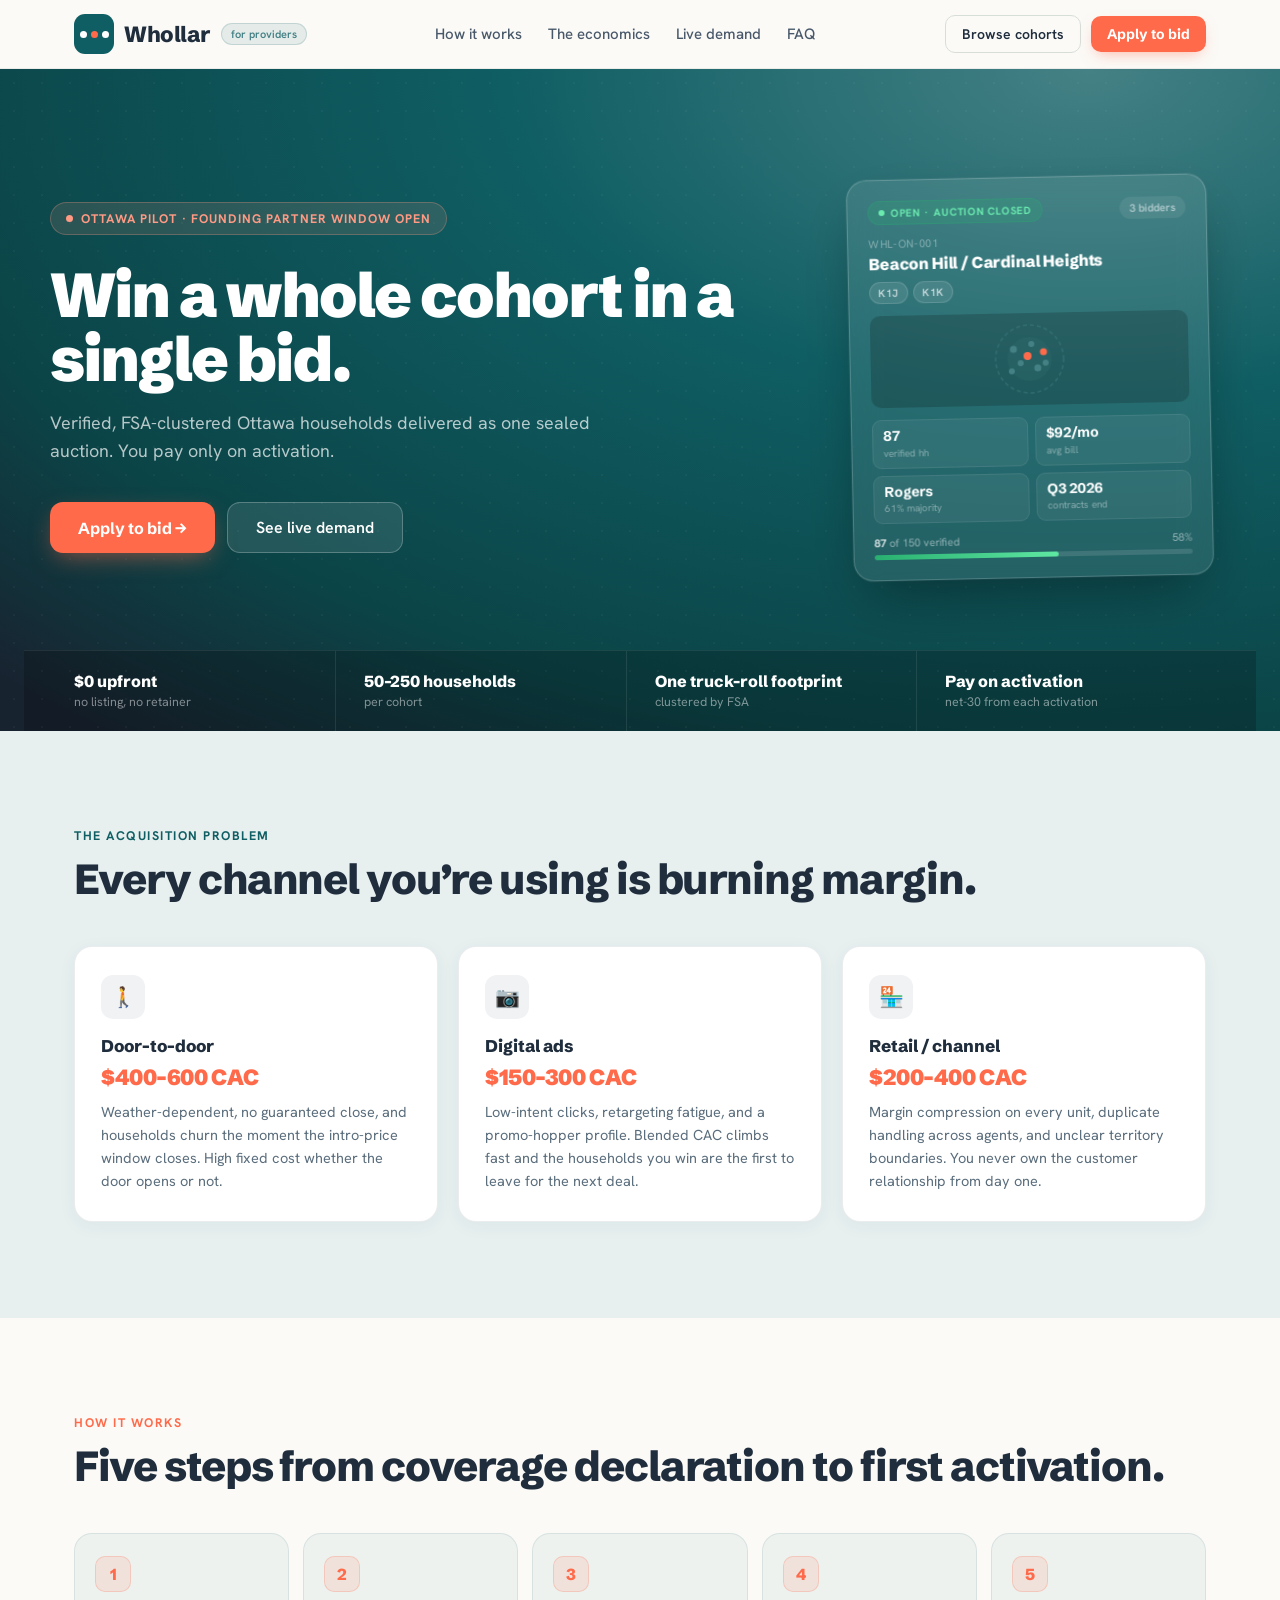
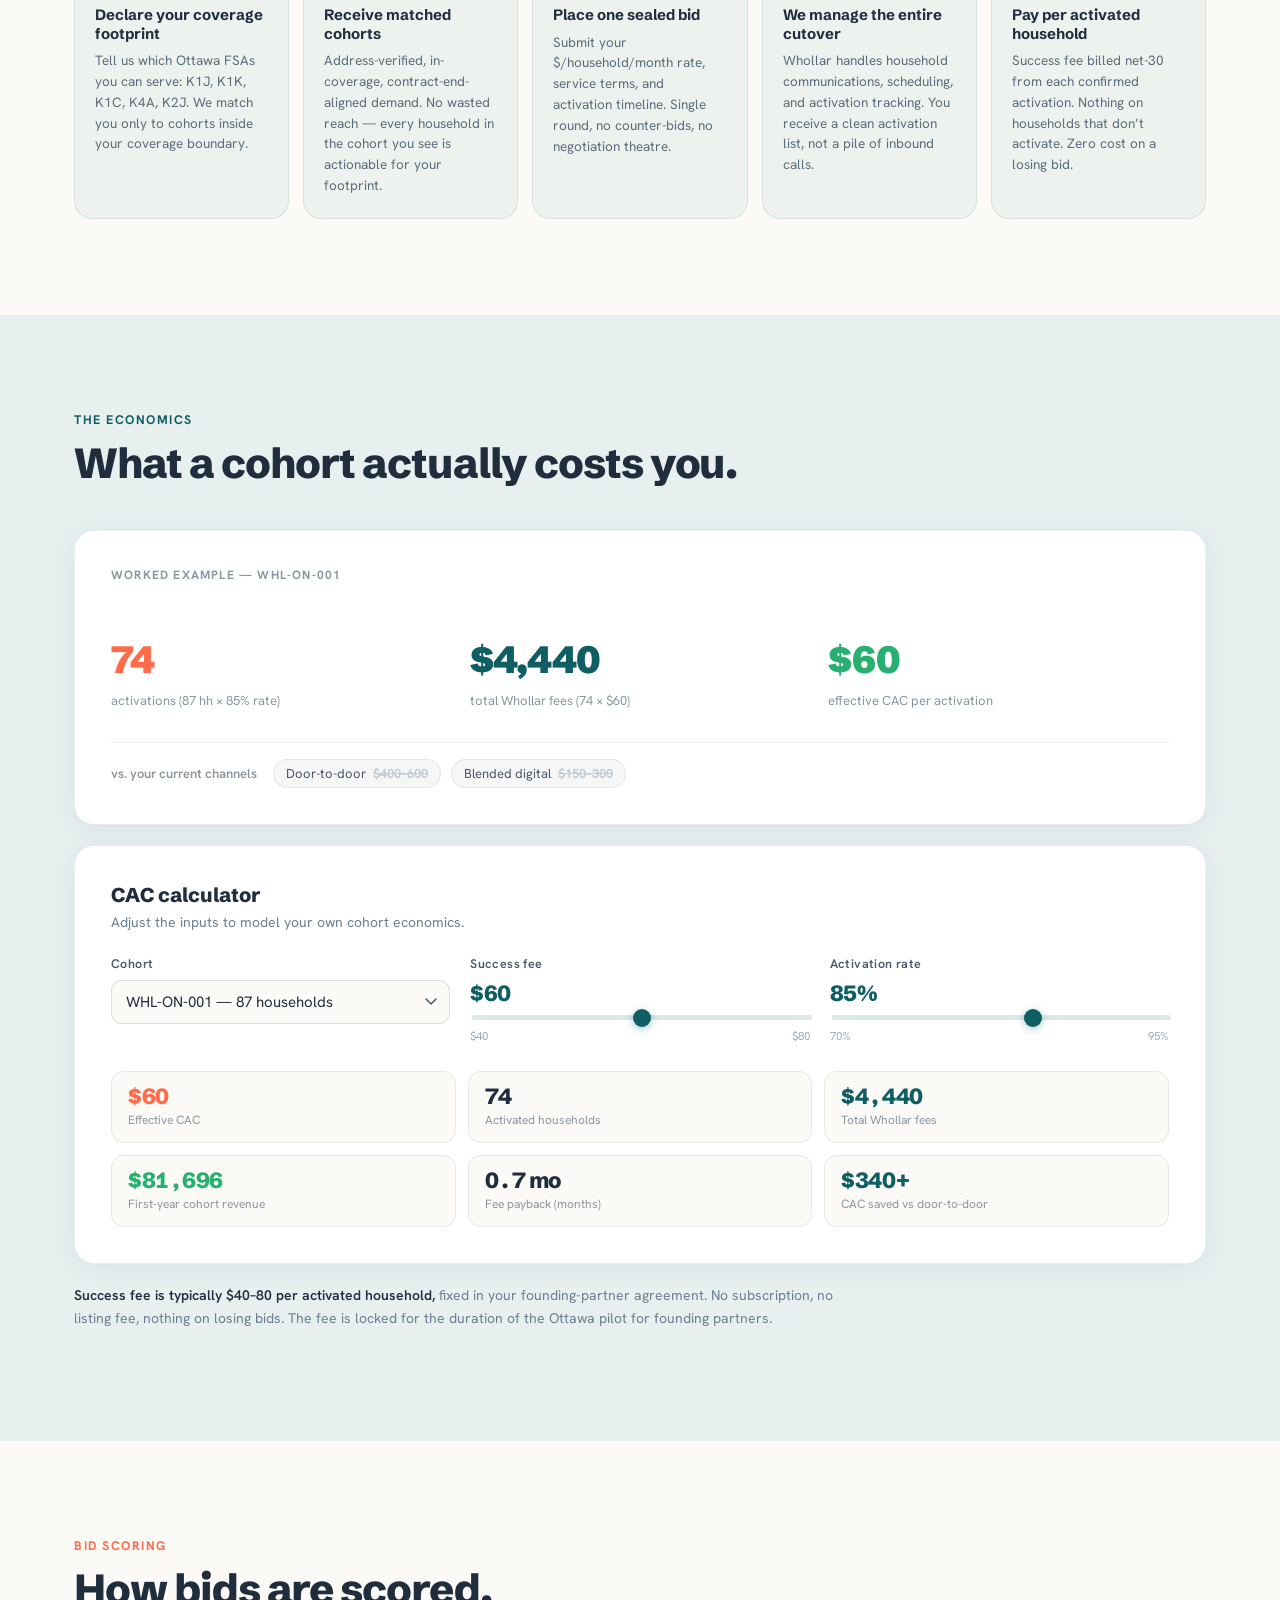
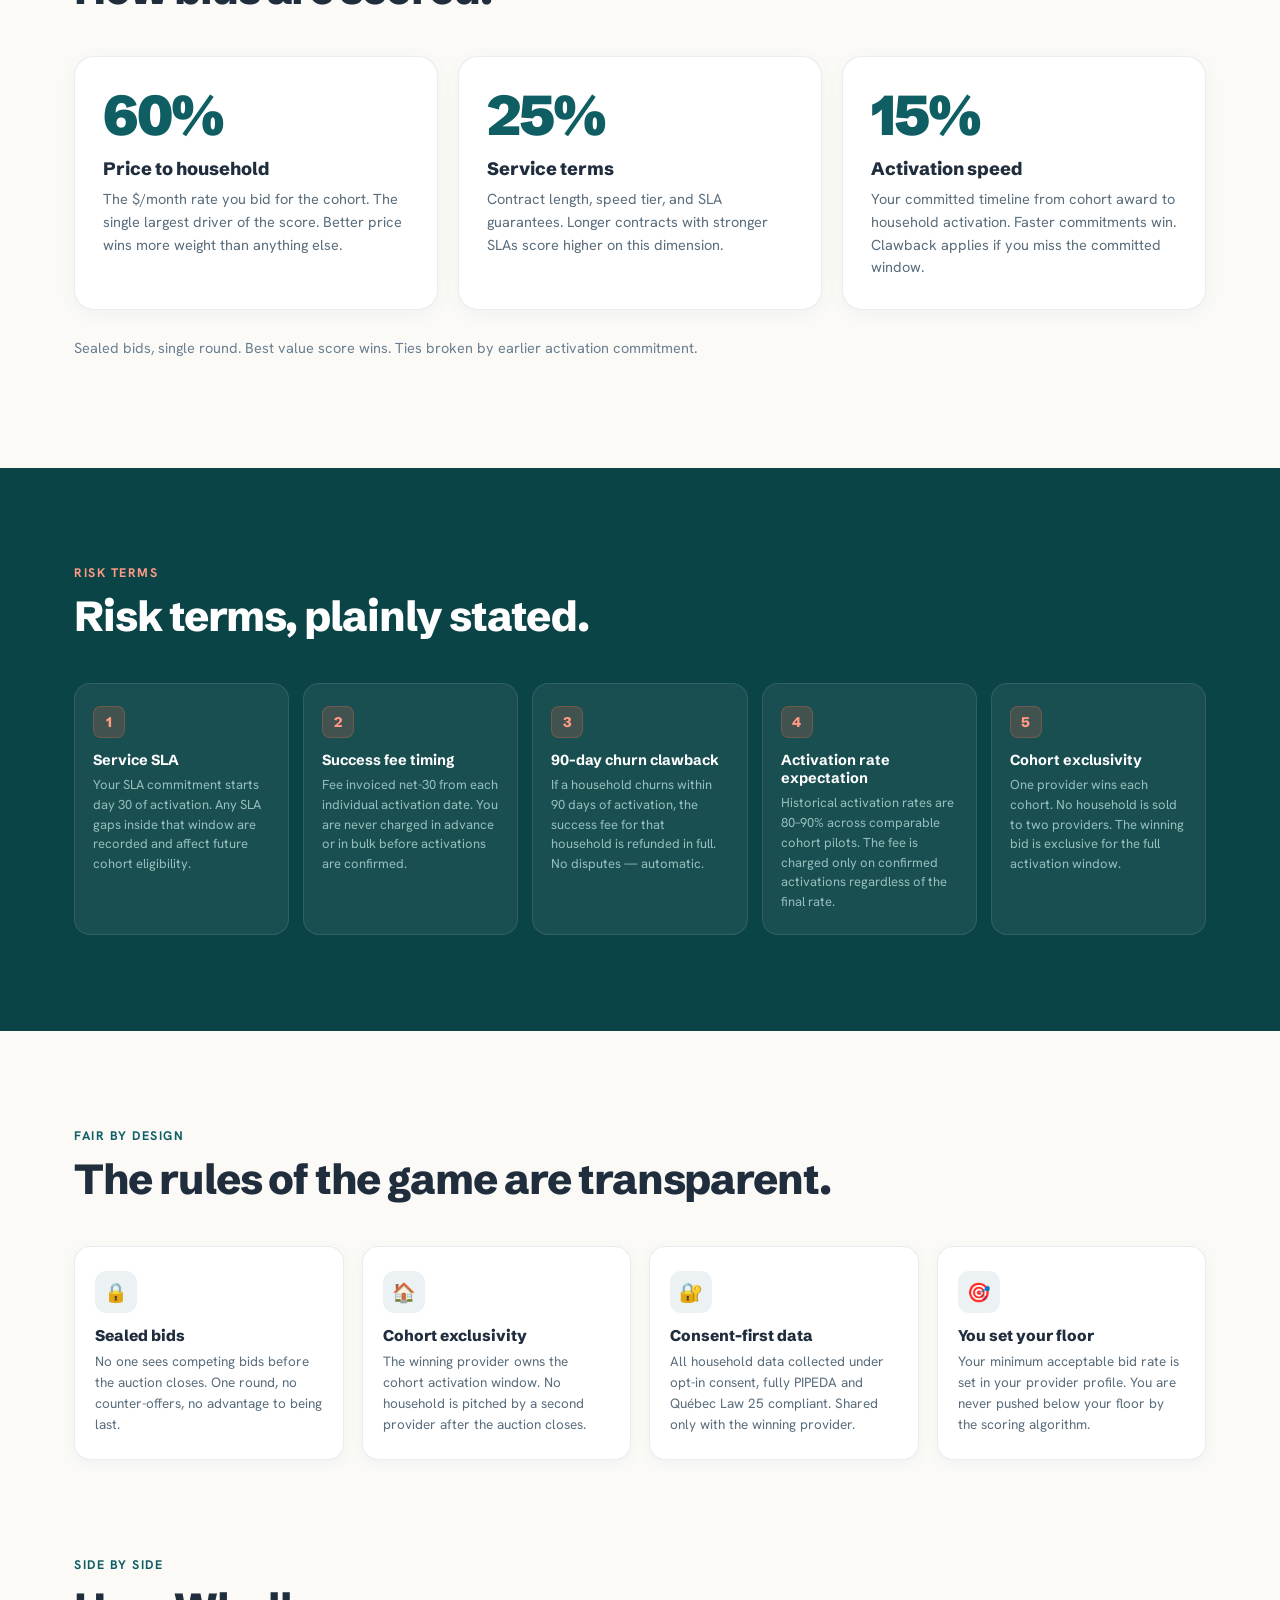
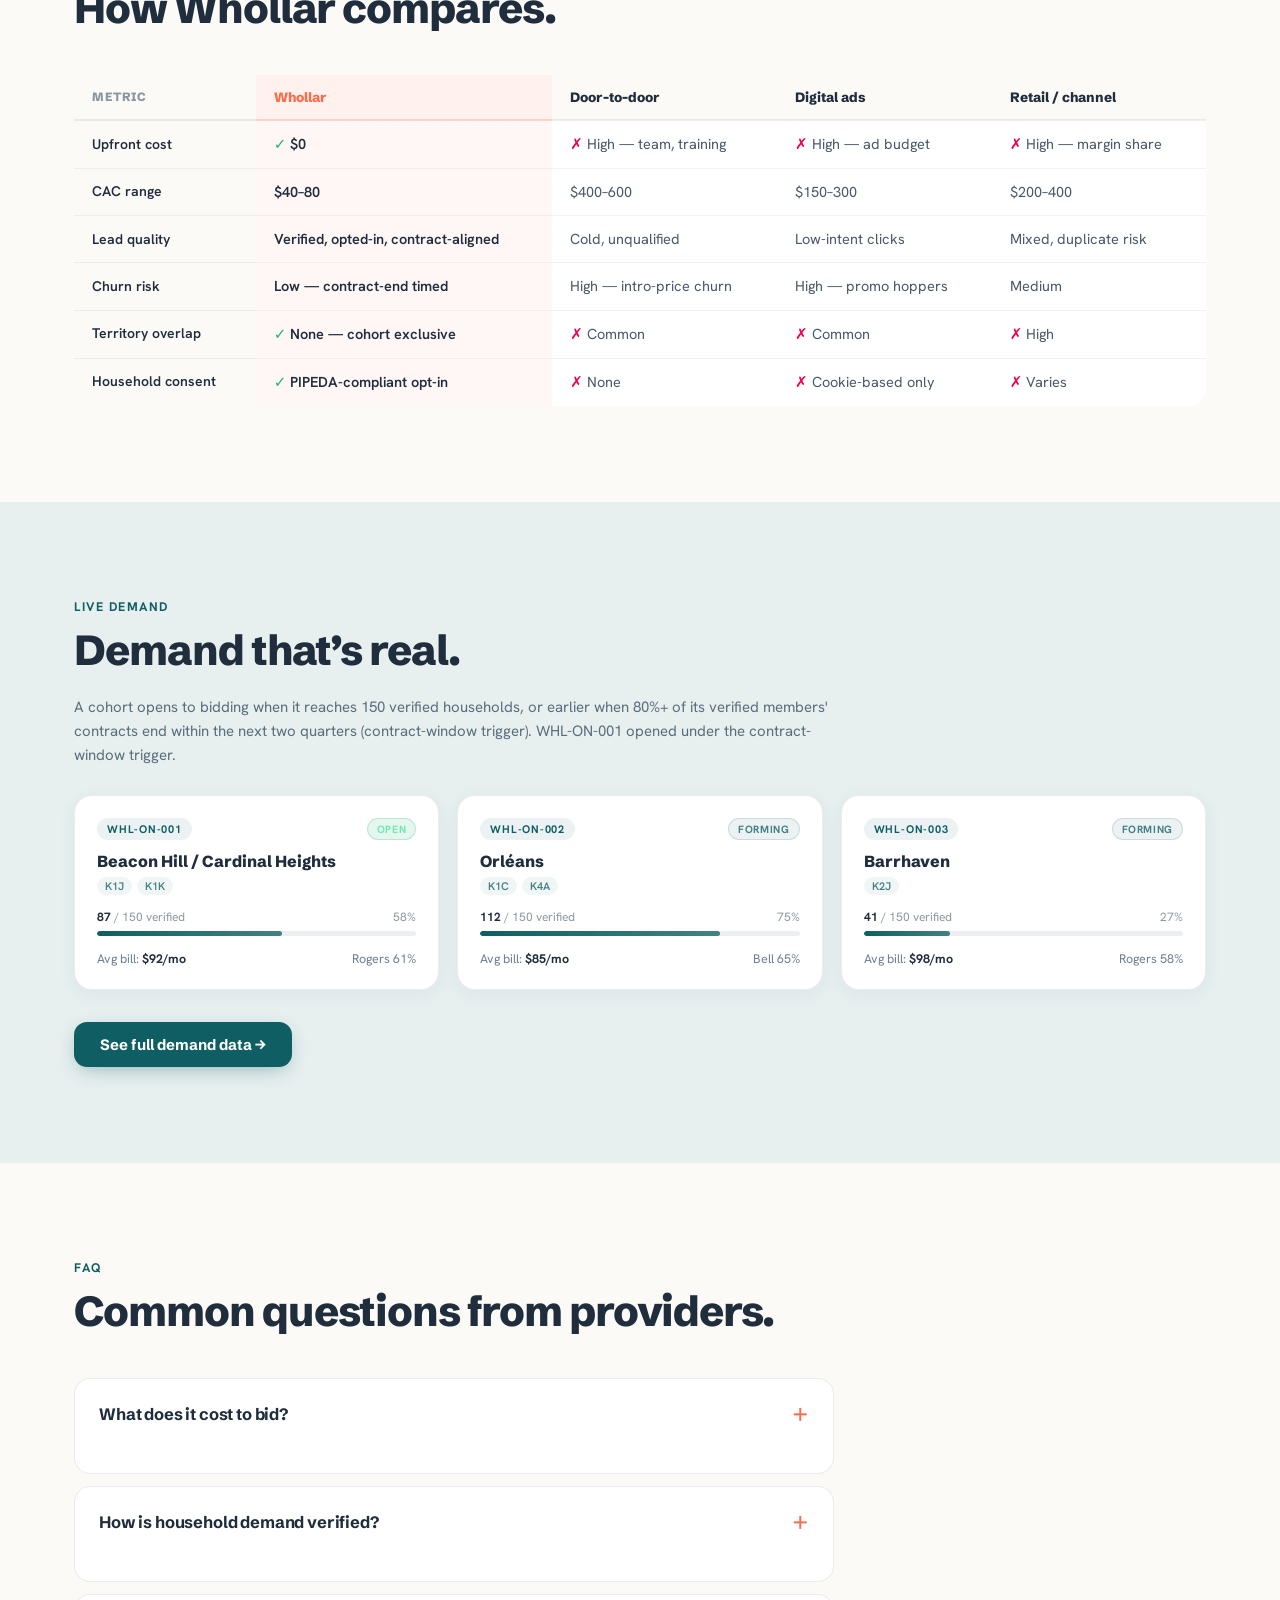
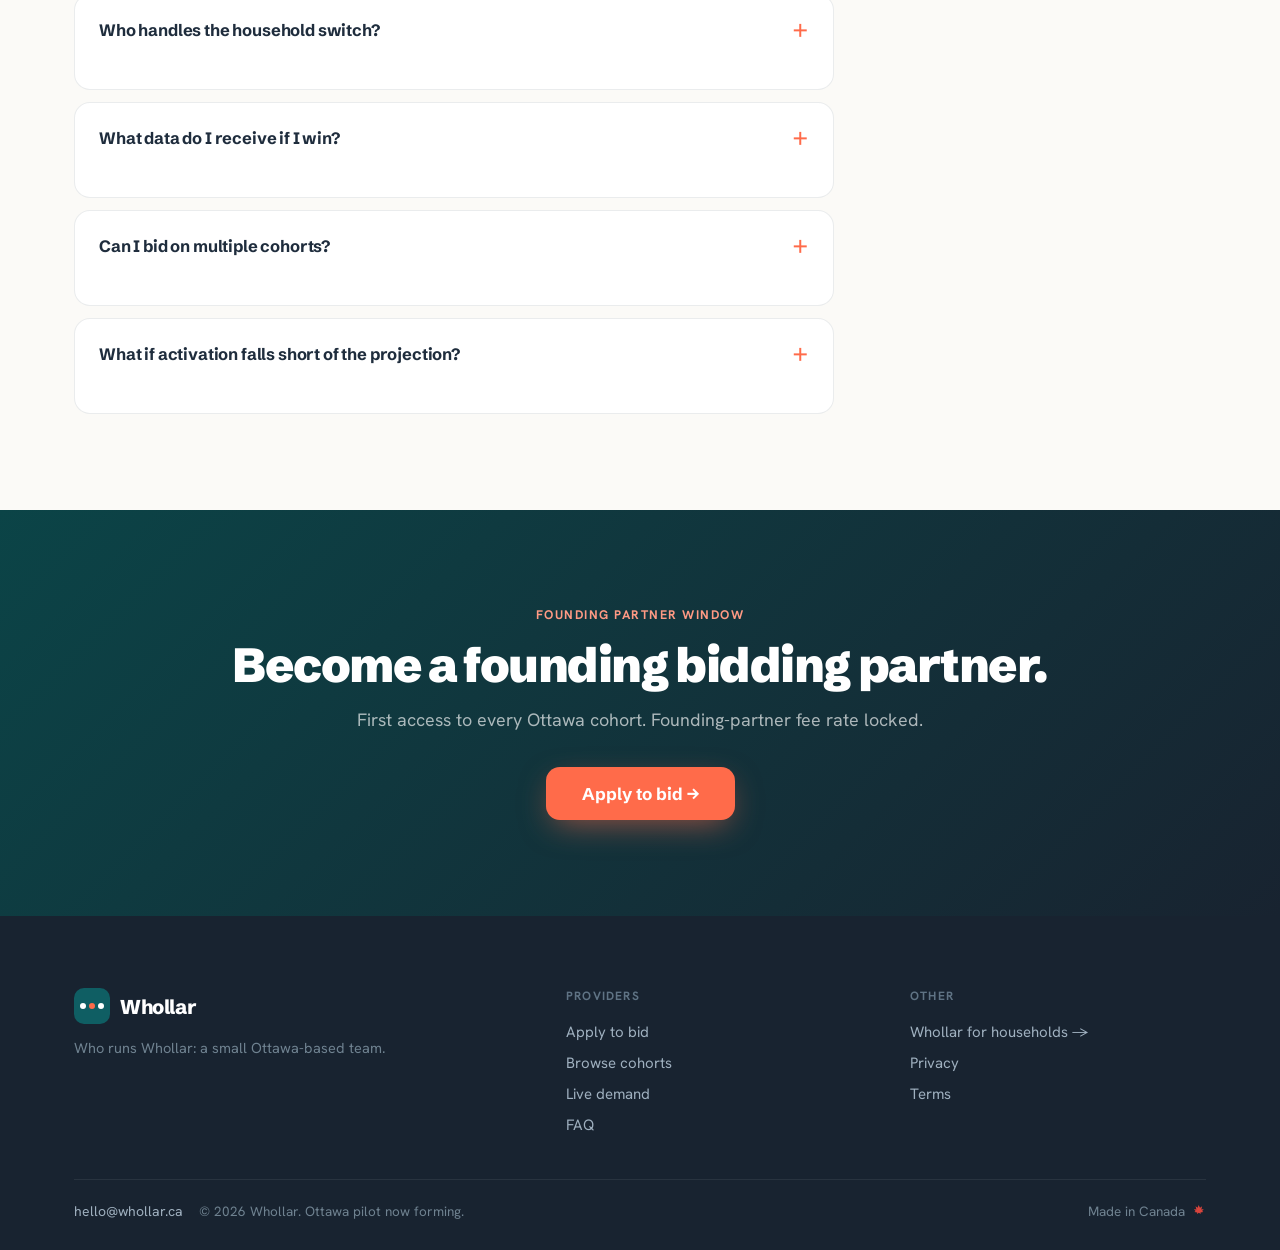
<file: index.html>
<!DOCTYPE html>
<html lang="en">
<head>
  <meta charset="utf-8">
  <meta name="viewport" content="width=device-width, initial-scale=1">
  <title>Win cohorts, not leads — Whollar for Providers</title>
  <meta name="description" content="ISPs win FSA-clustered Ottawa household cohorts in a single sealed bid. No upfront cost. Pay per activation. Apply to become a founding bidding partner.">
  <link rel="preconnect" href="https://fonts.googleapis.com">
  <link rel="preconnect" href="https://fonts.gstatic.com" crossorigin>
  <link href="https://fonts.googleapis.com/css2?family=Schibsted+Grotesk:wght@800;900&family=Hanken+Grotesk:wght@400;500;600;700&display=swap" rel="stylesheet">
  <style>
    /* ── RESET ─────────────────────────────────────────────── */
    *, *::before, *::after { box-sizing: border-box; }
    html { scroll-behavior: smooth; }
    body {
      margin: 0;
      font-family: 'Hanken Grotesk', system-ui, sans-serif;
      font-size: 17px; color: #1f2d3d;
      background: #fbfaf7;
      -webkit-font-smoothing: antialiased;
      overflow-x: hidden;
    }
    ::selection { background: #ff6b4a; color: #fff; }
    img, svg { display: block; max-width: 100%; }

    /* ── TOKENS ────────────────────────────────────────────── */
    :root {
      --c:    #ff6b4a; --ch:   #d65a3e; --cs:   #ff9a84;
      --t:    #0f5e63; --td:   #0b4447; --tb:   #448185;
      --nv:   #1f2d3d; --nvd:  #182330;
      --mist: #e7efef; --green:#28b070; --cream:#fbfaf7;
    }

    /* ── LAYOUT ────────────────────────────────────────────── */
    .wrap { max-width: 1180px; margin: 0 auto; padding-left: 24px; padding-right: 24px; }

    /* ── HEADER ────────────────────────────────────────────── */
    .site-header {
      position: sticky; top: 0; z-index: 50;
      backdrop-filter: saturate(140%) blur(12px);
      -webkit-backdrop-filter: saturate(140%) blur(12px);
      background: rgba(251,250,247,0.9);
      border-bottom: 1px solid rgba(31,45,61,0.07);
    }
    .header-inner {
      max-width: 1180px; margin: 0 auto;
      padding: 14px 24px;
      display: flex; align-items: center;
      justify-content: space-between; gap: 16px;
    }
    .brand {
      display: flex; align-items: center; gap: 10px;
      text-decoration: none; color: inherit; flex-shrink: 0;
    }
    .brand-mark {
      width: 40px; height: 40px; border-radius: 11px;
      background: var(--t);
      display: flex; align-items: center; justify-content: center; gap: 4px;
    }
    .brand-mark span { width: 7px; height: 7px; border-radius: 50%; background: #fff; display: block; }
    .brand-mark span:nth-child(2) { background: var(--c); }
    .brand-name {
      font-family: 'Schibsted Grotesk', sans-serif;
      font-weight: 800; font-size: 22px; letter-spacing: -0.02em; color: var(--nv);
    }
    .brand-pill {
      font-size: 11px; font-weight: 600; color: var(--tb);
      background: rgba(68,129,133,0.12);
      border: 1px solid rgba(68,129,133,0.22);
      padding: 3px 9px; border-radius: 999px; white-space: nowrap;
    }
    .main-nav { display: flex; align-items: center; gap: 26px; }
    .main-nav a {
      text-decoration: none; color: #48586a;
      font-weight: 500; font-size: 15px; transition: color .15s;
    }
    .main-nav a:hover { color: var(--t); }
    .header-actions { display: flex; align-items: center; gap: 10px; }
    .btn-ghost {
      font-family: 'Hanken Grotesk', sans-serif;
      font-weight: 600; font-size: 14px; color: var(--nv);
      background: transparent; border: 1px solid #d7ddd9;
      border-radius: 10px; padding: 9px 16px;
      text-decoration: none; transition: border-color .15s;
    }
    .btn-ghost:hover { border-color: #a0aeb8; }
    .btn-primary-sm {
      font-family: 'Schibsted Grotesk', sans-serif;
      font-weight: 700; font-size: 14px; color: #fff;
      background: var(--c); border-radius: 10px; padding: 9px 16px;
      text-decoration: none;
      box-shadow: 0 6px 16px -6px rgba(255,107,74,0.55);
      transition: background .15s;
    }
    .btn-primary-sm:hover { background: var(--ch); }
    @media (max-width: 900px) { .main-nav { display: none !important; } }
    @media (max-width: 768px) {
      .header-actions { display: none !important; }
      #hamburger-btn { display: flex !important; }
    }

    /* ── HAMBURGER ─────────────────────────────────────────── */
    #hamburger-btn {
      display: none; align-items: center; justify-content: center;
      width: 40px; height: 40px; background: transparent;
      border: 1px solid rgba(31,45,61,0.14);
      border-radius: 10px; cursor: pointer;
      flex-direction: column; gap: 5px; padding: 8px;
    }
    #hamburger-btn span {
      display: block; width: 18px; height: 2px;
      background: var(--nv); border-radius: 2px;
      transition: transform .2s, opacity .2s;
    }
    #hamburger-btn[aria-expanded="true"] span:nth-child(1) { transform: translateY(7px) rotate(45deg); }
    #hamburger-btn[aria-expanded="true"] span:nth-child(2) { opacity: 0; }
    #hamburger-btn[aria-expanded="true"] span:nth-child(3) { transform: translateY(-7px) rotate(-45deg); }

    /* ── MOBILE MENU ───────────────────────────────────────── */
    #mobile-menu {
      display: none; position: fixed; top: 69px; left: 0; right: 0;
      background: rgba(251,250,247,0.98);
      backdrop-filter: blur(12px); -webkit-backdrop-filter: blur(12px);
      border-bottom: 1px solid rgba(31,45,61,0.08);
      z-index: 49; padding: 14px 24px 20px;
      flex-direction: column; gap: 0;
    }
    #mobile-menu.open { display: flex; }
    #mobile-menu a {
      display: block; padding: 13px 0;
      border-bottom: 1px solid rgba(31,45,61,0.06);
      font-family: 'Hanken Grotesk', sans-serif;
      font-size: 16px; font-weight: 600;
      color: var(--nv); text-decoration: none;
    }
    #mobile-menu a:last-of-type { border-bottom: none; }
    .mob-actions { display: flex; gap: 10px; margin-top: 14px; }
    .mob-actions a {
      flex: 1; text-align: center; padding: 12px 0;
      border-radius: 10px; font-size: 14px; font-weight: 700;
      border: none; text-decoration: none;
    }
    .mob-a-browse { border: 1px solid #d7ddd9; color: var(--nv); background: transparent; }
    .mob-a-apply  { background: var(--c); color: #fff; }

    /* ── SECTION TYPOGRAPHY ────────────────────────────────── */
    .section-kicker {
      display: block;
      font-family: 'Hanken Grotesk', sans-serif;
      font-weight: 700; font-size: 12.5px;
      letter-spacing: 0.12em; text-transform: uppercase; margin-bottom: 12px;
    }
    .kicker--coral { color: var(--c); }
    .kicker--coral-soft { color: var(--cs); }
    .kicker--teal { color: var(--t); }
    .kicker--teal-br { color: var(--tb); }
    .section-h2 {
      font-family: 'Schibsted Grotesk', sans-serif;
      font-weight: 800; font-size: clamp(26px,3.8vw,42px);
      letter-spacing: -0.025em; line-height: 1.1; margin: 0 0 44px;
    }
    .h2--white { color: #fff; }
    .h2--navy  { color: var(--nv); }

    /* ── HERO ──────────────────────────────────────────────── */
    .hero {
      background: radial-gradient(120% 130% at 85% 0%, #448185 0%, #0f5e63 38%, #0b4447 78%, #182330 100%);
      color: #fff;
      padding: clamp(64px,10vw,108px) 24px 0;
      position: relative; overflow: hidden;
    }
    .hero::after {
      content: ''; position: absolute; inset: 0;
      background-image: radial-gradient(rgba(255,255,255,0.035) 1px, transparent 1px);
      background-size: 28px 28px; pointer-events: none;
    }
    .hero-inner {
      max-width: 1180px; margin: 0 auto;
      position: relative; z-index: 1;
      display: grid; grid-template-columns: 1fr 400px; gap: 48px;
      align-items: center; padding-bottom: clamp(40px,6vw,72px);
    }
    @media (max-width: 1024px) { .hero-inner { grid-template-columns: 1fr 340px; gap: 32px; } }
    @media (max-width: 820px)  { .hero-inner { grid-template-columns: 1fr; } }

    .eyebrow-pill {
      display: inline-flex; align-items: center; gap: 8px;
      font-family: 'Hanken Grotesk', sans-serif;
      font-weight: 700; font-size: 12.5px;
      letter-spacing: 0.09em; text-transform: uppercase;
      color: var(--cs); background: rgba(255,154,132,0.13);
      border: 1px solid rgba(255,154,132,0.28);
      padding: 7px 15px; border-radius: 999px; margin-bottom: 28px;
    }
    .eyebrow-dot {
      width: 7px; height: 7px; border-radius: 50%;
      background: var(--cs); animation: dotpulse 2.2s ease-in-out infinite;
    }
    @keyframes dotpulse {
      0%,100% { opacity: 1; transform: scale(1); }
      50%      { opacity: 0.5; transform: scale(0.78); }
    }
    .hero-h1 {
      font-family: 'Schibsted Grotesk', sans-serif;
      font-weight: 900; font-size: clamp(36px,5.2vw,62px);
      letter-spacing: -0.03em; line-height: 1.03;
      color: #fff; max-width: 14em; margin: 0 0 18px;
    }
    .hero-sub {
      font-size: clamp(16px,1.4vw,18.5px); line-height: 1.6;
      color: rgba(255,255,255,0.7); max-width: 32em; margin: 0 0 36px;
    }
    .hero-ctas { display: flex; flex-wrap: wrap; gap: 12px; }
    .btn-primary-hero {
      display: inline-flex; align-items: center;
      background: var(--c); color: #fff;
      font-family: 'Schibsted Grotesk', sans-serif;
      font-weight: 700; font-size: 16px;
      padding: 14px 28px; border-radius: 13px;
      text-decoration: none;
      box-shadow: 0 8px 24px -6px rgba(255,107,74,0.55);
      transition: background .15s, transform .15s;
    }
    .btn-primary-hero:hover { background: var(--ch); transform: translateY(-1px); }
    .btn-ghost-hero {
      display: inline-flex; align-items: center;
      background: rgba(255,255,255,0.1); color: #fff;
      font-family: 'Hanken Grotesk', sans-serif;
      font-weight: 600; font-size: 16px;
      padding: 14px 28px; border-radius: 13px;
      border: 1px solid rgba(255,255,255,0.24);
      text-decoration: none; transition: background .15s;
    }
    .btn-ghost-hero:hover { background: rgba(255,255,255,0.18); }

    /* ── HERO COHORT CARD ──────────────────────────────────── */
    .hero-card-wrap {
      display: flex; justify-content: center; align-items: flex-end;
    }
    @media (max-width: 820px) { .hero-card-wrap { margin-top: 40px; } }
    .hero-cohort-card {
      background: rgba(255,255,255,0.09);
      border: 1px solid rgba(255,255,255,0.18);
      border-radius: 20px; padding: 20px;
      backdrop-filter: blur(16px); -webkit-backdrop-filter: blur(16px);
      width: 100%; max-width: 360px;
      box-shadow: 0 24px 60px -16px rgba(0,0,0,0.4), 0 0 0 1px rgba(255,255,255,0.06);
      transform: rotate(-1.2deg);
      transition: transform .3s;
    }
    .hero-cohort-card:hover { transform: rotate(0deg) translateY(-4px); }
    .hcard-top {
      display: flex; align-items: center; justify-content: space-between;
      margin-bottom: 12px;
    }
    .hcard-open-badge {
      display: inline-flex; align-items: center; gap: 6px;
      font-size: 10.5px; font-weight: 700; letter-spacing: 0.07em; text-transform: uppercase;
      background: rgba(40,176,112,0.2); color: #6bebb0;
      border: 1px solid rgba(40,176,112,0.3);
      padding: 4px 10px; border-radius: 999px;
    }
    .hcard-open-dot { width: 6px; height: 6px; border-radius: 50%; background: #6bebb0; animation: dotpulse 2s ease-in-out infinite; }
    .hcard-bidders {
      font-size: 11px; font-weight: 600; color: rgba(255,255,255,0.55);
      background: rgba(255,255,255,0.08);
      padding: 4px 10px; border-radius: 999px;
    }
    .hcard-id { font-size: 11px; color: rgba(255,255,255,0.38); letter-spacing: 0.06em; margin: 0 0 4px; }
    .hcard-name {
      font-family: 'Schibsted Grotesk', sans-serif;
      font-weight: 800; font-size: 16px; letter-spacing: -0.01em;
      color: #fff; margin: 0 0 8px; line-height: 1.2;
    }
    .hcard-fsas { display: flex; gap: 5px; margin-bottom: 12px; flex-wrap: wrap; }
    .hcard-fsa {
      font-size: 10.5px; font-weight: 700; letter-spacing: 0.06em;
      color: rgba(255,255,255,0.65); background: rgba(255,255,255,0.1);
      border: 1px solid rgba(255,255,255,0.14);
      padding: 3px 8px; border-radius: 999px;
    }
    .hcard-map {
      background: rgba(0,0,0,0.18); border-radius: 10px;
      padding: 8px; display: flex; justify-content: center;
      margin-bottom: 12px;
    }
    .hcard-stats {
      display: grid; grid-template-columns: repeat(2,1fr); gap: 7px; margin-bottom: 12px;
    }
    .hcard-stat {
      background: rgba(255,255,255,0.06);
      border: 1px solid rgba(255,255,255,0.08);
      border-radius: 9px; padding: 8px 10px;
    }
    .hcard-stat-val {
      font-family: 'Schibsted Grotesk', sans-serif;
      font-weight: 700; font-size: 14px; color: #fff; line-height: 1.1; margin-bottom: 2px;
    }
    .hcard-stat-lbl { font-size: 10px; color: rgba(255,255,255,0.42); line-height: 1.3; }
    .hcard-prog-row {
      display: flex; justify-content: space-between;
      font-size: 11px; color: rgba(255,255,255,0.5); margin-bottom: 5px;
    }
    .hcard-prog-row strong { color: rgba(255,255,255,0.82); }
    .hcard-prog-track { height: 5px; background: rgba(255,255,255,0.12); border-radius: 999px; overflow: hidden; }
    .hcard-prog-fill { height: 100%; width: 58%; background: linear-gradient(90deg,var(--green),#5ee8a2); border-radius: 999px; }

    /* ── HERO STRIP ────────────────────────────────────────── */
    .hero-strip {
      background: rgba(0,0,0,0.2);
      border-top: 1px solid rgba(255,255,255,0.08);
    }
    .hero-strip-inner {
      max-width: 1180px; margin: 0 auto;
      padding: 0 24px;
      display: flex; flex-wrap: wrap;
    }
    .hstrip-item {
      flex: 1; min-width: 150px;
      padding: 20px 28px;
      border-right: 1px solid rgba(255,255,255,0.09);
    }
    .hstrip-item:first-child { padding-left: 0; }
    .hstrip-item:last-child  { border-right: none; }
    .hstrip-val {
      font-family: 'Schibsted Grotesk', sans-serif;
      font-weight: 800; font-size: 16px; color: #fff;
      white-space: nowrap; margin-bottom: 3px;
    }
    .hstrip-label { font-size: 12.5px; color: rgba(255,255,255,0.48); line-height: 1.35; }
    @media (max-width: 640px) {
      .hero-strip-inner { gap: 0; }
      .hstrip-item { min-width: 50%; border-right: none; border-bottom: 1px solid rgba(255,255,255,0.08); padding: 16px 0; }
      .hstrip-item:nth-child(3), .hstrip-item:last-child { border-bottom: none; }
    }

    /* ── SECTION BACKGROUNDS ───────────────────────────────── */
    .section-cream { background: var(--cream); }
    .section-mist  { background: var(--mist); }
    .section-dark  { background: var(--td); }
    .section-pad   { padding: clamp(64px,8vw,96px) 24px; }

    /* ── PROBLEM CARDS ─────────────────────────────────────── */
    .prob-grid { display: grid; grid-template-columns: repeat(3,1fr); gap: 20px; }
    @media (max-width: 780px) { .prob-grid { grid-template-columns: 1fr; } }
    .prob-card {
      background: #fff; border: 1px solid rgba(31,45,61,0.09);
      border-radius: 18px; padding: 28px 26px;
      box-shadow: 0 4px 18px rgba(15,94,99,0.05);
      transition: transform .2s, box-shadow .2s;
    }
    .prob-card:hover { transform: translateY(-3px); box-shadow: 0 10px 30px rgba(15,94,99,0.1); }
    .prob-icon {
      width: 44px; height: 44px; border-radius: 12px;
      display: flex; align-items: center; justify-content: center;
      font-size: 20px; margin-bottom: 16px;
      background: rgba(31,45,61,0.06);
    }
    .prob-title {
      font-family: 'Schibsted Grotesk', sans-serif;
      font-weight: 800; font-size: 17px; color: var(--nv);
      margin: 0 0 8px;
    }
    .prob-cac {
      font-family: 'Schibsted Grotesk', sans-serif;
      font-weight: 900; font-size: 22px; color: var(--c);
      letter-spacing: -0.02em; margin: 0 0 10px;
    }
    .prob-body { font-size: 14.5px; color: #5a6d7c; line-height: 1.58; margin: 0; }

    /* ── HOW IT WORKS STEPS ────────────────────────────────── */
    .steps-grid { display: grid; grid-template-columns: repeat(5,1fr); gap: 14px; }
    @media (max-width: 960px) {
      .steps-grid { grid-template-columns: repeat(2,1fr); }
      .steps-grid > *:nth-child(5) { grid-column: 1 / -1; max-width: calc(50% - 7px); }
    }
    @media (max-width: 520px) {
      .steps-grid { grid-template-columns: 1fr; }
      .steps-grid > *:nth-child(5) { grid-column: auto; max-width: 100%; }
    }
    .step-card {
      background: rgba(15,94,99,0.05);
      border: 1px solid rgba(15,94,99,0.1);
      border-radius: 18px; padding: 22px 20px;
      transition: background .2s, transform .2s;
    }
    .step-card:hover { background: rgba(15,94,99,0.09); transform: translateY(-2px); }
    .step-num {
      width: 36px; height: 36px; border-radius: 10px;
      background: rgba(255,107,74,0.12); border: 1px solid rgba(255,107,74,0.22);
      color: var(--c);
      font-family: 'Schibsted Grotesk', sans-serif;
      font-weight: 800; font-size: 16px;
      display: flex; align-items: center; justify-content: center; margin-bottom: 14px;
    }
    .step-title {
      font-family: 'Schibsted Grotesk', sans-serif;
      font-weight: 700; font-size: 15px;
      line-height: 1.25; color: var(--nv); margin: 0 0 7px;
    }
    .step-body { font-size: 13.5px; line-height: 1.54; color: #5a6d7c; margin: 0; }

    /* ── ECONOMICS ─────────────────────────────────────────── */
    .exhibit-card {
      background: #fff; border: 1px solid rgba(31,45,61,0.09);
      border-radius: 20px; padding: clamp(24px,4vw,36px);
      box-shadow: 0 4px 24px rgba(15,94,99,0.07);
      margin-bottom: 20px;
    }
    .exhibit-label {
      font-size: 12px; font-weight: 700; letter-spacing: 0.1em; text-transform: uppercase;
      color: #8a96a0; margin: 0 0 20px;
    }
    .exhibit-grid { display: grid; grid-template-columns: repeat(3,1fr); gap: 18px; margin-bottom: 20px; }
    @media (max-width: 600px) { .exhibit-grid { grid-template-columns: 1fr; } }
    .exhibit-cell { min-width: 0; }
    .exhibit-val {
      font-family: 'Schibsted Grotesk', sans-serif;
      font-weight: 900; font-size: clamp(28px,4vw,38px);
      letter-spacing: -0.03em; line-height: 1; color: var(--t); margin-bottom: 4px;
    }
    .exhibit-val--coral { color: var(--c); }
    .exhibit-val--green { color: var(--green); }
    .exhibit-cell-label { font-size: 13px; color: #8a96a0; }
    .exhibit-vs {
      border-top: 1px solid rgba(31,45,61,0.08); padding-top: 16px;
      display: flex; flex-wrap: wrap; gap: 16px; align-items: center;
    }
    .exhibit-vs-label { font-size: 13px; font-weight: 600; color: #8a96a0; }
    .exhibit-vs-items { display: flex; flex-wrap: wrap; gap: 10px; }
    .exhibit-comp {
      display: flex; align-items: center; gap: 7px;
      font-size: 13px; color: #48586a; background: rgba(31,45,61,0.04);
      border: 1px solid rgba(31,45,61,0.08);
      padding: 5px 12px; border-radius: 999px;
    }
    .exhibit-comp-cac { font-weight: 700; color: var(--nv); }
    .exhibit-comp-strike { text-decoration: line-through; color: #c0ccd4; }

    /* ── CAC CALCULATOR ────────────────────────────────────── */
    .calc-card {
      background: #fff; border: 1px solid rgba(31,45,61,0.09);
      border-radius: 20px; padding: clamp(24px,4vw,36px);
      box-shadow: 0 4px 24px rgba(15,94,99,0.07);
      margin-bottom: 20px;
    }
    .calc-title {
      font-family: 'Schibsted Grotesk', sans-serif;
      font-weight: 800; font-size: 20px; color: var(--nv);
      margin: 0 0 6px;
    }
    .calc-subtitle { font-size: 14px; color: #6a7f91; margin: 0 0 24px; }
    .calc-inputs { display: grid; grid-template-columns: 1fr 1fr 1fr; gap: 20px; margin-bottom: 28px; }
    @media (max-width: 720px) { .calc-inputs { grid-template-columns: 1fr; } }
    .calc-field { min-width: 0; }
    .calc-field-label {
      display: block; font-size: 12.5px; font-weight: 600;
      color: #48586a; margin-bottom: 8px; letter-spacing: 0.03em;
    }
    .calc-select {
      width: 100%; background: var(--cream);
      border: 1.5px solid rgba(31,45,61,0.13);
      border-radius: 11px; padding: 11px 14px;
      font-family: 'Hanken Grotesk', sans-serif;
      font-size: 15px; color: var(--nv); outline: none;
      transition: border-color .2s, box-shadow .2s;
      -webkit-appearance: none; appearance: none;
      background-image: url("data:image/svg+xml,%3Csvg xmlns='http://www.w3.org/2000/svg' width='12' height='8' viewBox='0 0 12 8'%3E%3Cpath d='M1 1l5 5 5-5' stroke='%2348586a' stroke-width='1.5' stroke-linecap='round' fill='none'/%3E%3C/svg%3E");
      background-repeat: no-repeat; background-position: right 12px center; padding-right: 34px; cursor: pointer;
    }
    .calc-select:focus { border-color: var(--t); box-shadow: 0 0 0 3px rgba(15,94,99,0.1); }
    .range-wrap { display: flex; flex-direction: column; gap: 6px; }
    .range-display {
      font-family: 'Schibsted Grotesk', sans-serif;
      font-weight: 800; font-size: 22px; color: var(--t);
      letter-spacing: -0.02em;
    }
    input[type=range] {
      width: 100%; height: 5px; border-radius: 999px;
      background: rgba(15,94,99,0.15); outline: none;
      -webkit-appearance: none; appearance: none; cursor: pointer;
    }
    input[type=range]::-webkit-slider-thumb {
      -webkit-appearance: none; width: 18px; height: 18px; border-radius: 50%;
      background: var(--t); cursor: pointer;
      box-shadow: 0 2px 8px rgba(15,94,99,0.35);
    }
    input[type=range]::-moz-range-thumb {
      width: 18px; height: 18px; border-radius: 50%;
      background: var(--t); cursor: pointer; border: none;
      box-shadow: 0 2px 8px rgba(15,94,99,0.35);
    }
    .range-bounds { display: flex; justify-content: space-between; font-size: 11.5px; color: #9aabb6; }
    .calc-outputs { display: grid; grid-template-columns: repeat(3,1fr); gap: 12px; }
    @media (max-width: 600px) { .calc-outputs { grid-template-columns: repeat(2,1fr); } }
    .calc-out-cell {
      background: var(--cream); border: 1px solid rgba(31,45,61,0.08);
      border-radius: 13px; padding: 14px 16px;
    }
    .calc-out-val {
      font-family: 'Schibsted Grotesk', sans-serif;
      font-weight: 800; font-size: 22px; color: var(--nv);
      letter-spacing: -0.02em; line-height: 1;
      font-variant-numeric: tabular-nums; margin-bottom: 4px;
    }
    .calc-out-val--teal  { color: var(--t); }
    .calc-out-val--green { color: var(--green); }
    .calc-out-val--coral { color: var(--c); }
    .calc-out-label { font-size: 12px; color: #8a96a0; line-height: 1.35; }

    .fee-statement {
      font-size: 14px; color: #6a7f91; line-height: 1.65;
      max-width: 56em;
    }
    .fee-statement strong { color: var(--nv); font-weight: 600; }

    /* ── WINNER RUBRIC ─────────────────────────────────────── */
    .rubric-grid { display: grid; grid-template-columns: repeat(3,1fr); gap: 20px; }
    @media (max-width: 720px) { .rubric-grid { grid-template-columns: 1fr; } }
    .rubric-card {
      background: #fff; border: 1px solid rgba(31,45,61,0.09);
      border-radius: 20px; padding: 30px 28px;
      box-shadow: 0 4px 18px rgba(15,94,99,0.05);
      transition: transform .2s, box-shadow .2s;
    }
    .rubric-card:hover { transform: translateY(-3px); box-shadow: 0 10px 30px rgba(15,94,99,0.1); }
    .rubric-pct {
      font-family: 'Schibsted Grotesk', sans-serif;
      font-weight: 900; font-size: clamp(40px,5.5vw,56px);
      letter-spacing: -0.04em; line-height: 1;
      color: var(--t); margin: 0 0 14px;
    }
    .rubric-title {
      font-family: 'Schibsted Grotesk', sans-serif;
      font-weight: 800; font-size: 18px; color: var(--nv);
      margin: 0 0 8px;
    }
    .rubric-body { font-size: 14.5px; color: #5a6d7c; line-height: 1.58; margin: 0; }
    .rubric-note { font-size: 14.5px; color: #6a7f91; margin-top: 28px; }

    /* ── COMMITMENTS (DARK) ────────────────────────────────── */
    .commit-grid { display: grid; grid-template-columns: repeat(5,1fr); gap: 14px; }
    @media (max-width: 960px) { .commit-grid { grid-template-columns: repeat(2,1fr); } }
    @media (max-width: 500px) { .commit-grid { grid-template-columns: 1fr; } }
    .commit-card {
      background: rgba(255,255,255,0.06);
      border: 1px solid rgba(255,255,255,0.1);
      border-radius: 16px; padding: 22px 18px;
      transition: background .2s;
    }
    .commit-card:hover { background: rgba(255,255,255,0.1); }
    .commit-num {
      width: 32px; height: 32px; border-radius: 8px;
      background: rgba(255,107,74,0.18); border: 1px solid rgba(255,107,74,0.25);
      color: var(--cs); font-family: 'Schibsted Grotesk', sans-serif;
      font-weight: 800; font-size: 14px;
      display: flex; align-items: center; justify-content: center; margin-bottom: 13px;
    }
    .commit-title {
      font-family: 'Schibsted Grotesk', sans-serif;
      font-weight: 700; font-size: 14.5px; color: #fff;
      margin: 0 0 6px; line-height: 1.25;
    }
    .commit-body { font-size: 13px; color: rgba(169,206,203,0.88); line-height: 1.52; margin: 0; }

    /* ── FAIR BY DESIGN ────────────────────────────────────── */
    .fair-grid { display: grid; grid-template-columns: repeat(4,1fr); gap: 18px; }
    @media (max-width: 840px) { .fair-grid { grid-template-columns: repeat(2,1fr); } }
    @media (max-width: 460px) { .fair-grid { grid-template-columns: 1fr; } }
    .fair-card {
      background: #fff; border: 1px solid rgba(31,45,61,0.09);
      border-radius: 16px; padding: 24px 20px;
      box-shadow: 0 3px 14px rgba(15,94,99,0.05);
    }
    .fair-icon {
      width: 42px; height: 42px; border-radius: 11px;
      background: rgba(15,94,99,0.08);
      display: flex; align-items: center; justify-content: center;
      font-size: 19px; margin-bottom: 13px;
    }
    .fair-title {
      font-family: 'Schibsted Grotesk', sans-serif;
      font-weight: 800; font-size: 15.5px; color: var(--nv);
      margin: 0 0 6px;
    }
    .fair-body { font-size: 13.5px; color: #5a6d7c; line-height: 1.55; margin: 0; }

    /* ── COMPARISON TABLE ──────────────────────────────────── */
    .table-wrap { overflow-x: auto; -webkit-overflow-scrolling: touch; border-radius: 16px; }
    .compare-table {
      width: 100%; border-collapse: collapse; font-size: 14.5px;
      background: #fff; border-radius: 16px; overflow: hidden;
      box-shadow: 0 4px 24px rgba(15,94,99,0.07);
    }
    .compare-table th {
      background: var(--cream); padding: 14px 18px;
      font-family: 'Schibsted Grotesk', sans-serif;
      font-weight: 800; font-size: 13.5px; color: var(--nv);
      text-align: left; white-space: nowrap;
      border-bottom: 2px solid rgba(31,45,61,0.08);
    }
    .compare-table th:first-child { color: #8a96a0; font-size: 12px; letter-spacing: 0.07em; text-transform: uppercase; }
    .compare-table td {
      padding: 13px 18px; color: #48586a; line-height: 1.4;
      border-bottom: 1px solid rgba(31,45,61,0.06);
    }
    .compare-table tr:last-child td { border-bottom: none; }
    .compare-table td:first-child {
      font-weight: 600; color: var(--nv); font-size: 14px;
      white-space: nowrap; background: var(--cream);
    }
    .col-whollar { background: rgba(255,107,74,0.05) !important; font-weight: 600; color: var(--nv) !important; }
    th.col-whollar {
      background: rgba(255,107,74,0.09) !important;
      color: var(--c) !important;
      border-bottom: 2px solid rgba(255,107,74,0.25) !important;
    }
    .chk { color: var(--green); font-weight: 700; font-size: 15px; }
    .crs { color: #e05; font-weight: 700; font-size: 15px; }
    @media (max-width: 640px) {
      .compare-table td:first-child, .compare-table th:first-child {
        position: sticky; left: 0; z-index: 1;
        box-shadow: 2px 0 6px rgba(31,45,61,0.06);
      }
    }

    /* ── DEMAND COHORT CARDS ───────────────────────────────── */
    .demand-grid { display: grid; grid-template-columns: repeat(3,1fr); gap: 18px; margin-bottom: 32px; }
    @media (max-width: 780px) { .demand-grid { grid-template-columns: 1fr; } }
    .demand-card {
      background: #fff; border: 1px solid rgba(31,45,61,0.09);
      border-radius: 18px; padding: 22px;
      box-shadow: 0 4px 18px rgba(15,94,99,0.06);
      transition: transform .2s, box-shadow .2s;
    }
    .demand-card:hover { transform: translateY(-3px); box-shadow: 0 10px 30px rgba(15,94,99,0.12); }
    .dcard-head { display: flex; align-items: center; justify-content: space-between; margin-bottom: 12px; }
    .dcard-id {
      font-size: 11px; font-weight: 700; letter-spacing: 0.07em; text-transform: uppercase;
      color: var(--t); background: rgba(15,94,99,0.08);
      padding: 4px 10px; border-radius: 999px;
    }
    .dcard-status-open {
      font-size: 10.5px; font-weight: 700; letter-spacing: 0.06em; text-transform: uppercase;
      color: #6bebb0; background: rgba(40,176,112,0.12);
      border: 1px solid rgba(40,176,112,0.22); padding: 3px 9px; border-radius: 999px;
    }
    .dcard-status-forming {
      font-size: 10.5px; font-weight: 700; letter-spacing: 0.06em; text-transform: uppercase;
      color: var(--tb); background: rgba(68,129,133,0.1);
      border: 1px solid rgba(68,129,133,0.2); padding: 3px 9px; border-radius: 999px;
    }
    .dcard-name {
      font-family: 'Schibsted Grotesk', sans-serif;
      font-weight: 800; font-size: 16px; color: var(--nv);
      margin: 0 0 6px; line-height: 1.2;
    }
    .dcard-fsas { display: flex; gap: 5px; margin-bottom: 14px; flex-wrap: wrap; }
    .dcard-fsa {
      font-size: 11px; font-weight: 600; color: var(--tb);
      background: rgba(68,129,133,0.08);
      padding: 2px 8px; border-radius: 999px;
    }
    .dcard-prog-row {
      display: flex; justify-content: space-between;
      font-size: 12px; color: #8a96a0; margin-bottom: 6px;
    }
    .dcard-prog-row strong { color: var(--nv); }
    .dcard-prog-track { height: 5px; background: rgba(31,45,61,0.08); border-radius: 999px; overflow: hidden; margin-bottom: 14px; }
    .dcard-prog-fill { height: 100%; background: linear-gradient(90deg,var(--t),var(--tb)); border-radius: 999px; }
    .dcard-meta { display: flex; justify-content: space-between; font-size: 12.5px; color: #6a7f91; }
    .dcard-meta strong { color: var(--nv); font-weight: 700; }
    .demand-cta {
      display: inline-flex; align-items: center; gap: 8px;
      background: var(--t); color: #fff;
      font-family: 'Schibsted Grotesk', sans-serif;
      font-weight: 700; font-size: 15px;
      padding: 13px 26px; border-radius: 13px;
      text-decoration: none;
      box-shadow: 0 6px 20px -6px rgba(15,94,99,0.45);
      transition: background .15s, transform .15s;
    }
    .demand-cta:hover { background: var(--td); transform: translateY(-1px); }

    /* ── FAQ ───────────────────────────────────────────────── */
    .faq-list { display: flex; flex-direction: column; gap: 12px; max-width: 760px; }
    .faq-item { background: #fff; border: 1px solid rgba(31,45,61,0.09); border-radius: 16px; overflow: hidden; }
    .faq-q {
      width: 100%; display: flex; align-items: center;
      justify-content: space-between; gap: 18px; text-align: left;
      background: none; border: none; cursor: pointer; padding: 22px 24px;
      font-family: 'Schibsted Grotesk', sans-serif;
      font-weight: 700; font-size: 16.5px; letter-spacing: -0.01em; color: var(--nv);
    }
    .faq-icon {
      font-size: 26px; font-weight: 400; color: var(--c); line-height: 1;
      transition: transform .3s ease; flex-shrink: 0;
    }
    .faq-item.is-open .faq-icon { transform: rotate(45deg); }
    .faq-a {
      display: grid; grid-template-rows: 0fr;
      opacity: 0; overflow: hidden;
      transition: grid-template-rows .32s ease, opacity .32s ease;
    }
    .faq-item.is-open .faq-a { grid-template-rows: 1fr; opacity: 1; }
    .faq-a p { margin: 0; min-height: 0; padding: 0 24px 24px; font-size: 15.5px; line-height: 1.65; color: #48586a; }

    /* ── CTA BAND ──────────────────────────────────────────── */
    .cta-band {
      background: linear-gradient(135deg, var(--td) 0%, var(--nvd) 100%);
      padding: clamp(64px,8vw,96px) 24px;
      text-align: center;
    }
    .cta-band-h2 {
      font-family: 'Schibsted Grotesk', sans-serif;
      font-weight: 900; font-size: clamp(28px,4.2vw,48px);
      letter-spacing: -0.03em; color: #fff; margin: 0 0 14px;
    }
    .cta-band-sub { font-size: clamp(16px,1.4vw,18px); color: rgba(255,255,255,0.65); margin: 0 0 36px; }
    .btn-primary-band {
      display: inline-flex; align-items: center; gap: 8px;
      background: var(--c); color: #fff;
      font-family: 'Schibsted Grotesk', sans-serif;
      font-weight: 700; font-size: 17px;
      padding: 16px 36px; border-radius: 14px;
      text-decoration: none;
      box-shadow: 0 10px 32px -8px rgba(255,107,74,0.6);
      transition: background .15s, transform .15s;
    }
    .btn-primary-band:hover { background: var(--ch); transform: translateY(-2px); }

    /* ── FOOTER ────────────────────────────────────────────── */
    .site-footer { background: var(--nvd); color: #9fb0bf; }
    .footer-inner {
      max-width: 1180px; margin: 0 auto;
      padding: clamp(48px,6vw,72px) 24px 30px;
    }
    .footer-top {
      display: flex; gap: 48px; margin-bottom: 44px; flex-wrap: wrap;
    }
    .footer-brand { flex: 1.5; min-width: 200px; }
    .footer-brand-row { display: flex; align-items: center; gap: 10px; margin-bottom: 12px; }
    .footer-brand-mark {
      width: 36px; height: 36px; border-radius: 10px; background: var(--t);
      display: flex; align-items: center; justify-content: center; gap: 3px;
    }
    .footer-brand-mark span { width: 6px; height: 6px; border-radius: 50%; background: #fff; display: block; }
    .footer-brand-mark span:nth-child(2) { background: var(--c); }
    .footer-brand-name {
      font-family: 'Schibsted Grotesk', sans-serif;
      font-weight: 800; font-size: 20px; color: #fff; letter-spacing: -0.02em;
    }
    .footer-tagline { font-size: 14.5px; color: #6f8290; line-height: 1.6; max-width: 26rem; margin: 0; }
    .footer-col { flex: 1; min-width: 150px; }
    .footer-col-title {
      font-size: 12px; text-transform: uppercase; letter-spacing: 0.1em;
      color: #5f7384; margin: 0 0 16px;
      font-family: 'Hanken Grotesk', sans-serif; font-weight: 700;
    }
    .footer-col ul { list-style: none; margin: 0; padding: 0; display: flex; flex-direction: column; gap: 9px; }
    .footer-col ul li a { color: #9fb0bf; text-decoration: none; font-size: 15px; transition: color .15s; }
    .footer-col ul li a:hover { color: #fff; }
    .footer-bottom {
      border-top: 1px solid rgba(255,255,255,0.07); padding-top: 22px;
      display: flex; flex-wrap: wrap; gap: 12px; align-items: center; justify-content: space-between;
    }
    .footer-bottom-left { display: flex; flex-wrap: wrap; gap: 16px; align-items: center; }
    .footer-email { color: #9fb0bf; text-decoration: none; font-size: 14px; }
    .footer-email:hover { color: #fff; }
    .footer-copy { font-size: 13.5px; color: #6f8290; }
    .footer-made { display: flex; align-items: center; gap: 6px; font-size: 13.5px; color: #6f8290; }

    /* ── SCROLL REVEAL ─────────────────────────────────────── */
    body.reveal [data-reveal] {
      transform: translateY(22px);
      transition: transform .7s cubic-bezier(.22,.61,.36,1);
    }
    body.reveal [data-reveal].is-visible { transform: none; }
    [data-reveal-delay="1"] { transition-delay: .1s; }
    [data-reveal-delay="2"] { transition-delay: .2s; }
    [data-reveal-delay="3"] { transition-delay: .3s; }
    [data-reveal-delay="4"] { transition-delay: .4s; }
    [data-reveal-delay="5"] { transition-delay: .5s; }

    @media (prefers-reduced-motion: reduce) {
      html { scroll-behavior: auto; }
      body.reveal [data-reveal] { transform: none !important; transition: none !important; }
      .eyebrow-dot, .hcard-open-dot { animation: none; }
    }
  </style>
</head>
<body>

<!-- ══════════════════════ SITE HEADER ══════════════════════ -->
<header class="site-header">
  <div class="header-inner">
    <a href="index.html" class="brand">
      <span class="brand-mark" aria-hidden="true">
        <span></span><span></span><span></span>
      </span>
      <span class="brand-name">Whollar</span>
      <span class="brand-pill">for providers</span>
    </a>
    <nav id="main-nav" class="main-nav" aria-label="Site navigation">
      <a href="index.html#how">How it works</a>
      <a href="index.html#economics">The economics</a>
      <a href="demand.html">Live demand</a>
      <a href="index.html#faq">FAQ</a>
    </nav>
    <div id="header-ctas" class="header-actions">
      <a href="dashboard.html" class="btn-ghost">Browse cohorts</a>
      <a href="register.html"  class="btn-primary-sm">Apply to bid</a>
    </div>
    <button id="hamburger-btn" aria-label="Open navigation" aria-expanded="false" aria-controls="mobile-menu">
      <span></span><span></span><span></span>
    </button>
  </div>
</header>

<!-- mobile drawer -->
<nav id="mobile-menu" aria-label="Site navigation">
  <a href="index.html#how">How it works</a>
  <a href="index.html#economics">The economics</a>
  <a href="demand.html">Live demand</a>
  <a href="index.html#faq">FAQ</a>
  <div class="mob-actions">
    <a href="dashboard.html" class="mob-a-browse">Browse cohorts</a>
    <a href="register.html"  class="mob-a-apply">Apply to bid</a>
  </div>
</nav>

<!-- ══════════════════════ 1. HERO ══════════════════════════ -->
<section class="hero" aria-label="Hero">
  <div class="hero-inner">

    <div class="hero-content">
      <div class="eyebrow-pill" data-reveal>
        <span class="eyebrow-dot" aria-hidden="true"></span>
        Ottawa pilot &middot; Founding partner window open
      </div>
      <h1 class="hero-h1" data-reveal>Win a whole cohort in a single bid.</h1>
      <p class="hero-sub" data-reveal>Verified, FSA-clustered Ottawa households delivered as one sealed auction. You pay only on activation.</p>
      <div class="hero-ctas" data-reveal>
        <a href="register.html" class="btn-primary-hero">Apply to bid &#8594;</a>
        <a href="demand.html"   class="btn-ghost-hero">See live demand</a>
      </div>
    </div>

    <div class="hero-card-wrap" data-reveal>
      <div class="hero-cohort-card" role="region" aria-label="Sample cohort: WHL-ON-001">
        <div class="hcard-top">
          <span class="hcard-open-badge">
            <span class="hcard-open-dot" aria-hidden="true"></span>
            OPEN &middot; <span id="hero-countdown" style="font-variant-numeric:tabular-nums;">5d 0h</span>
          </span>
          <span class="hcard-bidders">3 bidders</span>
        </div>
        <p class="hcard-id">WHL-ON-001</p>
        <p class="hcard-name">Beacon Hill / Cardinal Heights</p>
        <div class="hcard-fsas">
          <span class="hcard-fsa">K1J</span>
          <span class="hcard-fsa">K1K</span>
        </div>
        <div class="hcard-map" aria-hidden="true">
          <svg width="120" height="76" viewBox="0 0 120 76" fill="none" xmlns="http://www.w3.org/2000/svg" aria-hidden="true">
            <circle cx="60" cy="38" r="34" stroke="rgba(68,129,133,0.45)" stroke-width="1.5" stroke-dasharray="4 3"/>
            <circle cx="60" cy="38" r="22" fill="rgba(68,129,133,0.12)"/>
            <circle cx="44" cy="28" r="3.5" fill="#448185"/>
            <circle cx="62" cy="23" r="3" fill="#448185"/>
            <circle cx="74" cy="31" r="3.5" fill="#ff6b4a"/>
            <circle cx="51" cy="42" r="3" fill="#448185"/>
            <circle cx="68" cy="47" r="3.5" fill="#448185"/>
            <circle cx="42" cy="50" r="3" fill="#448185"/>
            <circle cx="76" cy="42" r="3" fill="#448185"/>
            <circle cx="58" cy="35" r="4" fill="#ff6b4a"/>
          </svg>
        </div>
        <div class="hcard-stats">
          <div class="hcard-stat">
            <div class="hcard-stat-val">87</div>
            <div class="hcard-stat-lbl">verified hh</div>
          </div>
          <div class="hcard-stat">
            <div class="hcard-stat-val">$92/mo</div>
            <div class="hcard-stat-lbl">avg bill</div>
          </div>
          <div class="hcard-stat">
            <div class="hcard-stat-val">Rogers</div>
            <div class="hcard-stat-lbl">61% majority</div>
          </div>
          <div class="hcard-stat">
            <div class="hcard-stat-val">Q3 2026</div>
            <div class="hcard-stat-lbl">contracts end</div>
          </div>
        </div>
        <div class="hcard-prog-row">
          <span><strong>87</strong> of 150 verified</span>
          <span>58%</span>
        </div>
        <div class="hcard-prog-track">
          <div class="hcard-prog-fill"></div>
        </div>
      </div>
    </div>

  </div>

  <!-- stat strip -->
  <div class="hero-strip" role="list" aria-label="Key figures">
    <div class="hero-strip-inner">
      <div class="hstrip-item" role="listitem">
        <div>
          <div class="hstrip-val">$0 upfront</div>
          <div class="hstrip-label">no listing, no retainer</div>
        </div>
      </div>
      <div class="hstrip-item" role="listitem">
        <div>
          <div class="hstrip-val">50&#8211;250 households</div>
          <div class="hstrip-label">per cohort</div>
        </div>
      </div>
      <div class="hstrip-item" role="listitem">
        <div>
          <div class="hstrip-val">One truck-roll footprint</div>
          <div class="hstrip-label">clustered by FSA</div>
        </div>
      </div>
      <div class="hstrip-item" role="listitem">
        <div>
          <div class="hstrip-val">Pay on activation</div>
          <div class="hstrip-label">net-30 from each activation</div>
        </div>
      </div>
    </div>
  </div>
</section>

<!-- ══════════════════ 2. ACQUISITION PROBLEM ══════════════ -->
<section class="section-mist section-pad" aria-labelledby="prob-h2">
  <div class="wrap">
    <span class="section-kicker kicker--teal" data-reveal>The acquisition problem</span>
    <h2 class="section-h2 h2--navy" id="prob-h2" data-reveal>Every channel you&#8217;re using is burning margin.</h2>
    <div class="prob-grid">
      <div class="prob-card" data-reveal data-reveal-delay="1">
        <div class="prob-icon" aria-hidden="true">&#128694;</div>
        <h3 class="prob-title">Door-to-door</h3>
        <p class="prob-cac">$400&#8211;600 CAC</p>
        <p class="prob-body">Weather-dependent, no guaranteed close, and households churn the moment the intro-price window closes. High fixed cost whether the door opens or not.</p>
      </div>
      <div class="prob-card" data-reveal data-reveal-delay="2">
        <div class="prob-icon" aria-hidden="true">&#128247;</div>
        <h3 class="prob-title">Digital ads</h3>
        <p class="prob-cac">$150&#8211;300 CAC</p>
        <p class="prob-body">Low-intent clicks, retargeting fatigue, and a promo-hopper profile. Blended CAC climbs fast and the households you win are the first to leave for the next deal.</p>
      </div>
      <div class="prob-card" data-reveal data-reveal-delay="3">
        <div class="prob-icon" aria-hidden="true">&#127978;</div>
        <h3 class="prob-title">Retail / channel</h3>
        <p class="prob-cac">$200&#8211;400 CAC</p>
        <p class="prob-body">Margin compression on every unit, duplicate handling across agents, and unclear territory boundaries. You never own the customer relationship from day one.</p>
      </div>
    </div>
  </div>
</section>

<!-- ══════════════════ 3. HOW IT WORKS ═════════════════════ -->
<section id="how" class="section-cream section-pad" aria-labelledby="how-h2">
  <div class="wrap">
    <span class="section-kicker kicker--coral" data-reveal>How it works</span>
    <h2 class="section-h2 h2--navy" id="how-h2" data-reveal>Five steps from coverage declaration to first activation.</h2>
    <div class="steps-grid">
      <div class="step-card" data-reveal data-reveal-delay="1">
        <div class="step-num" aria-hidden="true">1</div>
        <h3 class="step-title">Declare your coverage footprint</h3>
        <p class="step-body">Tell us which Ottawa FSAs you can serve: K1J, K1K, K1C, K4A, K2J. We match you only to cohorts inside your coverage boundary.</p>
      </div>
      <div class="step-card" data-reveal data-reveal-delay="2">
        <div class="step-num" aria-hidden="true">2</div>
        <h3 class="step-title">Receive matched cohorts</h3>
        <p class="step-body">Address-verified, in-coverage, contract-end-aligned demand. No wasted reach &#8212; every household in the cohort you see is actionable for your footprint.</p>
      </div>
      <div class="step-card" data-reveal data-reveal-delay="3">
        <div class="step-num" aria-hidden="true">3</div>
        <h3 class="step-title">Place one sealed bid</h3>
        <p class="step-body">Submit your $/household/month rate, service terms, and activation timeline. Single round, no counter-bids, no negotiation theatre.</p>
      </div>
      <div class="step-card" data-reveal data-reveal-delay="4">
        <div class="step-num" aria-hidden="true">4</div>
        <h3 class="step-title">We manage the entire cutover</h3>
        <p class="step-body">Whollar handles household communications, scheduling, and activation tracking. You receive a clean activation list, not a pile of inbound calls.</p>
      </div>
      <div class="step-card" data-reveal data-reveal-delay="5">
        <div class="step-num" aria-hidden="true">5</div>
        <h3 class="step-title">Pay per activated household</h3>
        <p class="step-body">Success fee billed net-30 from each confirmed activation. Nothing on households that don&#8217;t activate. Zero cost on a losing bid.</p>
      </div>
    </div>
  </div>
</section>

<!-- ══════════════════ 4. THE ECONOMICS ════════════════════ -->
<section id="economics" class="section-mist section-pad" aria-labelledby="econ-h2">
  <div class="wrap">
    <span class="section-kicker kicker--teal" data-reveal>The economics</span>
    <h2 class="section-h2 h2--navy" id="econ-h2" data-reveal>What a cohort actually costs you.</h2>

    <!-- (a) Worked example -->
    <div class="exhibit-card" data-reveal>
      <p class="exhibit-label">Worked example &mdash; WHL-ON-001</p>
      <div class="exhibit-grid">
        <div class="exhibit-cell">
          <p class="exhibit-val exhibit-val--coral">74</p>
          <p class="exhibit-cell-label">activations (87 hh &times; 85% rate)</p>
        </div>
        <div class="exhibit-cell">
          <p class="exhibit-val">$4,440</p>
          <p class="exhibit-cell-label">total Whollar fees (74 &times; $60)</p>
        </div>
        <div class="exhibit-cell">
          <p class="exhibit-val exhibit-val--green">$60</p>
          <p class="exhibit-cell-label">effective CAC per activation</p>
        </div>
      </div>
      <div class="exhibit-vs">
        <span class="exhibit-vs-label">vs. your current channels</span>
        <div class="exhibit-vs-items">
          <div class="exhibit-comp">
            Door-to-door
            <span class="exhibit-comp-cac exhibit-comp-strike">$400&#8211;600</span>
          </div>
          <div class="exhibit-comp">
            Blended digital
            <span class="exhibit-comp-cac exhibit-comp-strike">$150&#8211;300</span>
          </div>
        </div>
      </div>
    </div>

    <!-- (b) Interactive CAC calculator -->
    <div class="calc-card" data-reveal>
      <h3 class="calc-title">CAC calculator</h3>
      <p class="calc-subtitle">Adjust the inputs to model your own cohort economics.</p>
      <div class="calc-inputs">
        <div class="calc-field">
          <label class="calc-field-label" for="calc-cohort">Cohort</label>
          <select class="calc-select" id="calc-cohort">
            <option value="whl-001">WHL-ON-001 &mdash; 87 households</option>
            <option value="whl-002">WHL-ON-002 &mdash; 112 households</option>
            <option value="whl-003">WHL-ON-003 &mdash; 41 households</option>
          </select>
        </div>
        <div class="calc-field">
          <label class="calc-field-label" for="calc-fee">Success fee</label>
          <div class="range-wrap">
            <div class="range-display" id="calc-fee-val" aria-live="polite">$60</div>
            <input type="range" id="calc-fee" min="40" max="80" step="5" value="60" aria-label="Success fee in dollars">
            <div class="range-bounds"><span>$40</span><span>$80</span></div>
          </div>
        </div>
        <div class="calc-field">
          <label class="calc-field-label" for="calc-rate">Activation rate</label>
          <div class="range-wrap">
            <div class="range-display" id="calc-rate-val" aria-live="polite">85%</div>
            <input type="range" id="calc-rate" min="70" max="95" step="5" value="85" aria-label="Activation rate percentage">
            <div class="range-bounds"><span>70%</span><span>95%</span></div>
          </div>
        </div>
      </div>
      <div class="calc-outputs" role="region" aria-label="Calculator outputs" aria-live="polite">
        <div class="calc-out-cell">
          <div class="calc-out-val calc-out-val--coral" id="out-cac">$60</div>
          <div class="calc-out-label">Effective CAC</div>
        </div>
        <div class="calc-out-cell">
          <div class="calc-out-val" id="out-hh">74</div>
          <div class="calc-out-label">Activated households</div>
        </div>
        <div class="calc-out-cell">
          <div class="calc-out-val calc-out-val--teal" id="out-fees">$4,440</div>
          <div class="calc-out-label">Total Whollar fees</div>
        </div>
        <div class="calc-out-cell">
          <div class="calc-out-val calc-out-val--green" id="out-revenue">$81,744</div>
          <div class="calc-out-label">First-year cohort revenue</div>
        </div>
        <div class="calc-out-cell">
          <div class="calc-out-val" id="out-payback">0.7 mo</div>
          <div class="calc-out-label">Fee payback (months)</div>
        </div>
        <div class="calc-out-cell">
          <div class="calc-out-val calc-out-val--teal" id="out-advantage">$340+</div>
          <div class="calc-out-label">CAC saved vs door-to-door</div>
        </div>
      </div>
    </div>

    <!-- (c) Fee statement -->
    <p class="fee-statement" data-reveal>
      <strong>Success fee is typically $40&#8211;80 per activated household,</strong> fixed in your founding-partner agreement.
      No subscription, no listing fee, nothing on losing bids. The fee is locked for the duration of the Ottawa pilot for founding partners.
    </p>
  </div>
</section>

<!-- ══════════════════ 5. WINNER RUBRIC ════════════════════ -->
<section class="section-cream section-pad" aria-labelledby="rubric-h2">
  <div class="wrap">
    <span class="section-kicker kicker--coral" data-reveal>Bid scoring</span>
    <h2 class="section-h2 h2--navy" id="rubric-h2" data-reveal>How bids are scored.</h2>
    <div class="rubric-grid">
      <div class="rubric-card" data-reveal data-reveal-delay="1">
        <p class="rubric-pct">60%</p>
        <h3 class="rubric-title">Price to household</h3>
        <p class="rubric-body">The $/month rate you bid for the cohort. The single largest driver of the score. Better price wins more weight than anything else.</p>
      </div>
      <div class="rubric-card" data-reveal data-reveal-delay="2">
        <p class="rubric-pct">25%</p>
        <h3 class="rubric-title">Service terms</h3>
        <p class="rubric-body">Contract length, speed tier, and SLA guarantees. Longer contracts with stronger SLAs score higher on this dimension.</p>
      </div>
      <div class="rubric-card" data-reveal data-reveal-delay="3">
        <p class="rubric-pct">15%</p>
        <h3 class="rubric-title">Activation speed</h3>
        <p class="rubric-body">Your committed timeline from cohort award to household activation. Faster commitments win. Clawback applies if you miss the committed window.</p>
      </div>
    </div>
    <p class="rubric-note" data-reveal>Sealed bids, single round. Best value score wins. Ties broken by earlier activation commitment.</p>
  </div>
</section>

<!-- ══════════════ 6. WHAT YOU&#8217;RE COMMITTING TO ═══════════ -->
<section class="section-dark section-pad" aria-labelledby="commit-h2">
  <div class="wrap">
    <span class="section-kicker kicker--coral-soft" data-reveal>Risk terms</span>
    <h2 class="section-h2 h2--white" id="commit-h2" data-reveal>Risk terms, plainly stated.</h2>
    <div class="commit-grid">
      <div class="commit-card" data-reveal data-reveal-delay="1">
        <div class="commit-num" aria-hidden="true">1</div>
        <h3 class="commit-title">Service SLA</h3>
        <p class="commit-body">Your SLA commitment starts day 30 of activation. Any SLA gaps inside that window are recorded and affect future cohort eligibility.</p>
      </div>
      <div class="commit-card" data-reveal data-reveal-delay="2">
        <div class="commit-num" aria-hidden="true">2</div>
        <h3 class="commit-title">Success fee timing</h3>
        <p class="commit-body">Fee invoiced net-30 from each individual activation date. You are never charged in advance or in bulk before activations are confirmed.</p>
      </div>
      <div class="commit-card" data-reveal data-reveal-delay="3">
        <div class="commit-num" aria-hidden="true">3</div>
        <h3 class="commit-title">90-day churn clawback</h3>
        <p class="commit-body">If a household churns within 90 days of activation, the success fee for that household is refunded in full. No disputes &#8212; automatic.</p>
      </div>
      <div class="commit-card" data-reveal data-reveal-delay="4">
        <div class="commit-num" aria-hidden="true">4</div>
        <h3 class="commit-title">Activation rate expectation</h3>
        <p class="commit-body">Historical activation rates are 80&#8211;90% across comparable cohort pilots. The fee is charged only on confirmed activations regardless of the final rate.</p>
      </div>
      <div class="commit-card" data-reveal data-reveal-delay="5">
        <div class="commit-num" aria-hidden="true">5</div>
        <h3 class="commit-title">Cohort exclusivity</h3>
        <p class="commit-body">One provider wins each cohort. No household is sold to two providers. The winning bid is exclusive for the full activation window.</p>
      </div>
    </div>
  </div>
</section>

<!-- ══════════════════ 7. FAIR BY DESIGN ═══════════════════ -->
<section class="section-cream section-pad" aria-labelledby="fair-h2">
  <div class="wrap">
    <span class="section-kicker kicker--teal" data-reveal>Fair by design</span>
    <h2 class="section-h2 h2--navy" id="fair-h2" data-reveal>The rules of the game are transparent.</h2>
    <div class="fair-grid">
      <div class="fair-card" data-reveal data-reveal-delay="1">
        <div class="fair-icon" aria-hidden="true">&#128274;</div>
        <h3 class="fair-title">Sealed bids</h3>
        <p class="fair-body">No one sees competing bids before the auction closes. One round, no counter-offers, no advantage to being last.</p>
      </div>
      <div class="fair-card" data-reveal data-reveal-delay="2">
        <div class="fair-icon" aria-hidden="true">&#127968;</div>
        <h3 class="fair-title">Cohort exclusivity</h3>
        <p class="fair-body">The winning provider owns the cohort activation window. No household is pitched by a second provider after the auction closes.</p>
      </div>
      <div class="fair-card" data-reveal data-reveal-delay="3">
        <div class="fair-icon" aria-hidden="true">&#128272;</div>
        <h3 class="fair-title">Consent-first data</h3>
        <p class="fair-body">All household data collected under opt-in consent, fully PIPEDA and Qu&#233;bec Law 25 compliant. Shared only with the winning provider.</p>
      </div>
      <div class="fair-card" data-reveal data-reveal-delay="4">
        <div class="fair-icon" aria-hidden="true">&#127919;</div>
        <h3 class="fair-title">You set your floor</h3>
        <p class="fair-body">Your minimum acceptable bid rate is set in your provider profile. You are never pushed below your floor by the scoring algorithm.</p>
      </div>
    </div>
  </div>
</section>

<!-- ══════════════════ 8. COMPARISON TABLE ═════════════════ -->
<section class="section-cream section-pad" style="padding-top:0" aria-labelledby="compare-h2">
  <div class="wrap">
    <span class="section-kicker kicker--teal" data-reveal>Side by side</span>
    <h2 class="section-h2 h2--navy" id="compare-h2" data-reveal>How Whollar compares.</h2>
    <div class="table-wrap" data-reveal>
      <table class="compare-table" role="table">
        <thead>
          <tr>
            <th scope="col">Metric</th>
            <th scope="col" class="col-whollar">Whollar</th>
            <th scope="col">Door-to-door</th>
            <th scope="col">Digital ads</th>
            <th scope="col">Retail / channel</th>
          </tr>
        </thead>
        <tbody>
          <tr>
            <td>Upfront cost</td>
            <td class="col-whollar"><span class="chk">&#10003;</span> $0</td>
            <td><span class="crs">&#10007;</span> High &mdash; team, training</td>
            <td><span class="crs">&#10007;</span> High &mdash; ad budget</td>
            <td><span class="crs">&#10007;</span> High &mdash; margin share</td>
          </tr>
          <tr>
            <td>CAC range</td>
            <td class="col-whollar">$40&#8211;80</td>
            <td>$400&#8211;600</td>
            <td>$150&#8211;300</td>
            <td>$200&#8211;400</td>
          </tr>
          <tr>
            <td>Lead quality</td>
            <td class="col-whollar">Verified, opted-in, contract-aligned</td>
            <td>Cold, unqualified</td>
            <td>Low-intent clicks</td>
            <td>Mixed, duplicate risk</td>
          </tr>
          <tr>
            <td>Churn risk</td>
            <td class="col-whollar">Low &mdash; contract-end timed</td>
            <td>High &mdash; intro-price churn</td>
            <td>High &mdash; promo hoppers</td>
            <td>Medium</td>
          </tr>
          <tr>
            <td>Territory overlap</td>
            <td class="col-whollar"><span class="chk">&#10003;</span> None &mdash; cohort exclusive</td>
            <td><span class="crs">&#10007;</span> Common</td>
            <td><span class="crs">&#10007;</span> Common</td>
            <td><span class="crs">&#10007;</span> High</td>
          </tr>
          <tr>
            <td>Household consent</td>
            <td class="col-whollar"><span class="chk">&#10003;</span> PIPEDA-compliant opt-in</td>
            <td><span class="crs">&#10007;</span> None</td>
            <td><span class="crs">&#10007;</span> Cookie-based only</td>
            <td><span class="crs">&#10007;</span> Varies</td>
          </tr>
        </tbody>
      </table>
    </div>
  </div>
</section>

<!-- ══════════════════ 9. LIVE DEMAND TEASER ═══════════════ -->
<section class="section-mist section-pad" aria-labelledby="demand-h2">
  <div class="wrap">
    <span class="section-kicker kicker--teal" data-reveal>Live demand</span>
    <h2 class="section-h2 h2--navy" id="demand-h2" data-reveal>Demand that&#8217;s real.</h2>
    <p style="font-size:15px;color:#5a6d7c;line-height:1.6;margin:-22px 0 28px;max-width:52em;" data-reveal>A cohort opens to bidding when it reaches 150 verified households, or earlier when 80%+ of its verified members' contracts end within the next two quarters (contract-window trigger). WHL-ON-001 opened under the contract-window trigger.</p>
    <div class="demand-grid">

      <!-- WHL-ON-001 -->
      <div class="demand-card" data-reveal data-reveal-delay="1">
        <div class="dcard-head">
          <span class="dcard-id">WHL-ON-001</span>
          <span class="dcard-status-open">OPEN</span>
        </div>
        <h3 class="dcard-name">Beacon Hill / Cardinal Heights</h3>
        <div class="dcard-fsas">
          <span class="dcard-fsa">K1J</span>
          <span class="dcard-fsa">K1K</span>
        </div>
        <div class="dcard-prog-row">
          <span><strong>87</strong> / 150 verified</span>
          <span>58%</span>
        </div>
        <div class="dcard-prog-track">
          <div class="dcard-prog-fill" style="width:58%"></div>
        </div>
        <div class="dcard-meta">
          <span>Avg bill: <strong>$92/mo</strong></span>
          <span>Rogers 61%</span>
        </div>
      </div>

      <!-- WHL-ON-002 -->
      <div class="demand-card" data-reveal data-reveal-delay="2">
        <div class="dcard-head">
          <span class="dcard-id">WHL-ON-002</span>
          <span class="dcard-status-forming">FORMING</span>
        </div>
        <h3 class="dcard-name">Orl&#233;ans</h3>
        <div class="dcard-fsas">
          <span class="dcard-fsa">K1C</span>
          <span class="dcard-fsa">K4A</span>
        </div>
        <div class="dcard-prog-row">
          <span><strong>112</strong> / 150 verified</span>
          <span>75%</span>
        </div>
        <div class="dcard-prog-track">
          <div class="dcard-prog-fill" style="width:75%"></div>
        </div>
        <div class="dcard-meta">
          <span>Avg bill: <strong>$85/mo</strong></span>
          <span>Bell 65%</span>
        </div>
      </div>

      <!-- WHL-ON-003 -->
      <div class="demand-card" data-reveal data-reveal-delay="3">
        <div class="dcard-head">
          <span class="dcard-id">WHL-ON-003</span>
          <span class="dcard-status-forming">FORMING</span>
        </div>
        <h3 class="dcard-name">Barrhaven</h3>
        <div class="dcard-fsas">
          <span class="dcard-fsa">K2J</span>
        </div>
        <div class="dcard-prog-row">
          <span><strong>41</strong> / 150 verified</span>
          <span>27%</span>
        </div>
        <div class="dcard-prog-track">
          <div class="dcard-prog-fill" style="width:27%"></div>
        </div>
        <div class="dcard-meta">
          <span>Avg bill: <strong>$98/mo</strong></span>
          <span>Rogers 58%</span>
        </div>
      </div>

    </div>
    <a href="demand.html" class="demand-cta" data-reveal>See full demand data &#8594;</a>
  </div>
</section>

<!-- ══════════════════════ 10. FAQ ══════════════════════════ -->
<section id="faq" class="section-cream section-pad" aria-labelledby="faq-h2">
  <div class="wrap">
    <span class="section-kicker kicker--teal" data-reveal>FAQ</span>
    <h2 class="section-h2 h2--navy" id="faq-h2" data-reveal>Common questions from providers.</h2>
    <div class="faq-list" data-reveal>

      <div class="faq-item">
        <button class="faq-q" aria-expanded="false">
          What does it cost to bid?
          <span class="faq-icon" aria-hidden="true">+</span>
        </button>
        <div class="faq-a"><p>Nothing to apply and nothing to place a bid. The success fee of $40&#8211;80 per activated household is the only charge, and it applies only when a household activates. Losing bids cost zero. There is no subscription, no listing fee, and no payment before activation is confirmed.</p></div>
      </div>

      <div class="faq-item">
        <button class="faq-q" aria-expanded="false">
          How is household demand verified?
          <span class="faq-icon" aria-hidden="true">+</span>
        </button>
        <div class="faq-a"><p>Each household completes an address qualification step that confirms they are at a serviceable Ottawa address. They provide explicit opt-in consent under PIPEDA, along with their current plan details and contract end date. Only verified, consented households are included in a cohort. The data you receive as a winning provider reflects this full verification process.</p></div>
      </div>

      <div class="faq-item">
        <button class="faq-q" aria-expanded="false">
          Who handles the household switch?
          <span class="faq-icon" aria-hidden="true">+</span>
        </button>
        <div class="faq-a"><p>Whollar manages all household communications, scheduling, and coordination from auction close through to activation confirmation. You handle the technical activation &#8212; provisioning, installation, or self-serve setup depending on your product &#8212; and we track each household&#8217;s status and report activations to you in real time.</p></div>
      </div>

      <div class="faq-item">
        <button class="faq-q" aria-expanded="false">
          What data do I receive if I win?
          <span class="faq-icon" aria-hidden="true">+</span>
        </button>
        <div class="faq-a"><p>Winning providers receive: full name, service address, FSA, current provider, contract end date, and current monthly bill for each household in the cohort. This data is shared exclusively with the winning provider after the auction closes and is governed by the terms of your founding-partner agreement.</p></div>
      </div>

      <div class="faq-item">
        <button class="faq-q" aria-expanded="false">
          Can I bid on multiple cohorts?
          <span class="faq-icon" aria-hidden="true">+</span>
        </button>
        <div class="faq-a"><p>Yes. You can bid on every cohort that falls within your declared coverage footprint. Each cohort runs as a separate sealed auction &#8212; you submit independent bids for each. Winning one cohort does not affect your eligibility or bid standing in any other cohort.</p></div>
      </div>

      <div class="faq-item">
        <button class="faq-q" aria-expanded="false">
          What if activation falls short of the projection?
          <span class="faq-icon" aria-hidden="true">+</span>
        </button>
        <div class="faq-a"><p>The success fee is charged only on confirmed activations, so a lower-than-expected activation rate reduces your total fee automatically. In addition, the 90-day churn clawback means that if any activated household cancels within 90 days, the fee for that household is refunded. You are never charged for a household that does not activate or that churns quickly after activation.</p></div>
      </div>

    </div>
  </div>
</section>

<!-- ══════════════════ 11. FINAL CTA BAND ══════════════════ -->
<section class="cta-band" aria-labelledby="cta-h2">
  <div class="wrap">
    <span class="section-kicker kicker--coral-soft" data-reveal>Founding partner window</span>
    <h2 class="cta-band-h2" id="cta-h2" data-reveal>Become a founding bidding partner.</h2>
    <p class="cta-band-sub" data-reveal>First access to every Ottawa cohort. Founding-partner fee rate locked.</p>
    <a href="register.html" class="btn-primary-band" data-reveal>Apply to bid &#8594;</a>
  </div>
</section>

<!-- ══════════════════════ FOOTER ═══════════════════════════ -->
<footer class="site-footer" role="contentinfo">
  <div class="footer-inner">
    <div class="footer-top">
      <div class="footer-brand">
        <div class="footer-brand-row">
          <span class="footer-brand-mark" aria-hidden="true">
            <span></span><span></span><span></span>
          </span>
          <span class="footer-brand-name">Whollar</span>
        </div>
        <p class="footer-tagline">Who runs Whollar: a small Ottawa-based team.</p>
      </div>
      <div class="footer-col">
        <h2 class="footer-col-title">Providers</h2>
        <ul>
          <li><a href="register.html">Apply to bid</a></li>
          <li><a href="dashboard.html">Browse cohorts</a></li>
          <li><a href="demand.html">Live demand</a></li>
          <li><a href="index.html#faq">FAQ</a></li>
        </ul>
      </div>
      <div class="footer-col">
        <h2 class="footer-col-title">Other</h2>
        <ul>
          <li><a href="https://whollar.ca" target="_blank" rel="noopener">Whollar for households &#8594;</a></li>
          <li><a href="#" title="Coming soon">Privacy</a></li>
          <li><a href="#" title="Coming soon">Terms</a></li>
        </ul>
      </div>
    </div>
    <div class="footer-bottom">
      <div class="footer-bottom-left">
        <a href="mailto:hello@whollar.ca" class="footer-email">hello@whollar.ca</a>
        <span class="footer-copy">&#169; 2026 Whollar. Ottawa pilot now forming.</span>
      </div>
      <div class="footer-made">
        Made in Canada
        <svg width="15" height="15" viewBox="0 0 512 512" fill="#d8443c" aria-hidden="true">
          <path d="M256 32l-28 92-72-44 28 104-84-12 56 64-40 36 96 16-8 56 64-44 64 44-8-56 96-16-40-36 56-64-84 12 28-104-72 44z"/>
        </svg>
      </div>
    </div>
  </div>
</footer>

<script src="script.js"></script>
<script>
(function () {
  'use strict';

  /* ── CAC CALCULATOR ─────────────────────────────────────── */
  var COHORTS = {
    'whl-001': { size: 87,  avgBill: 92  },
    'whl-002': { size: 112, avgBill: 85  },
    'whl-003': { size: 41,  avgBill: 98  }
  };

  var elCohort    = document.getElementById('calc-cohort');
  var elFee       = document.getElementById('calc-fee');
  var elRate      = document.getElementById('calc-rate');
  var elFeeVal    = document.getElementById('calc-fee-val');
  var elRateVal   = document.getElementById('calc-rate-val');
  var elOutCAC    = document.getElementById('out-cac');
  var elOutHH     = document.getElementById('out-hh');
  var elOutFees   = document.getElementById('out-fees');
  var elOutRev    = document.getElementById('out-revenue');
  var elOutPay    = document.getElementById('out-payback');
  var elOutAdv    = document.getElementById('out-advantage');

  function fmt(n) { return n.toLocaleString('en-CA'); }

  function update() {
    var cohort   = COHORTS[elCohort.value];
    var fee      = parseInt(elFee.value, 10);
    var rate     = parseInt(elRate.value, 10) / 100;

    elFeeVal.textContent  = '$' + fee;
    elRateVal.textContent = elRate.value + '%';

    var activated   = Math.round(cohort.size * rate);
    var totalFees   = activated * fee;
    var yearRev     = activated * cohort.avgBill * 12;
    var payback     = (fee / cohort.avgBill).toFixed(1);
    var advantage   = 400 - fee;   /* vs door-to-door low end */

    elOutCAC.textContent  = '$' + fee;
    elOutHH.textContent   = activated;
    elOutFees.textContent = '$' + fmt(totalFees);
    elOutRev.textContent  = '$' + fmt(yearRev);
    elOutPay.textContent  = payback + ' mo';
    elOutAdv.textContent  = '$' + advantage + '+';
  }

  elCohort.addEventListener('change', update);
  elFee.addEventListener('input', update);
  elRate.addEventListener('input', update);
  update();

  /* ── HERO COUNTDOWN ────────────────────────────────────── */
  (function() {
    var dl = new Date((window.WHOLLAR_COHORTS && window.WHOLLAR_COHORTS[0].deadline) || '2026-07-11T23:59:59-04:00').getTime();
    function tick() {
      var el = document.getElementById('hero-countdown');
      if (!el) return;
      var diff = dl - Date.now();
      if (diff <= 0) { el.textContent = 'Auction closed'; return; }
      el.textContent = Math.floor(diff / 86400000) + 'd ' + Math.floor((diff % 86400000) / 3600000) + 'h';
    }
    tick();
    setInterval(tick, 30000);
  })();

  /* ── HAMBURGER ─────────────────────────────────────────── */
  var hamburger  = document.getElementById('hamburger-btn');
  var mobileMenu = document.getElementById('mobile-menu');

  hamburger.addEventListener('click', function () {
    var isOpen = mobileMenu.classList.contains('open');
    mobileMenu.classList.toggle('open');
    hamburger.setAttribute('aria-expanded', String(!isOpen));
  });

  mobileMenu.querySelectorAll('a').forEach(function (a) {
    a.addEventListener('click', function () {
      mobileMenu.classList.remove('open');
      hamburger.setAttribute('aria-expanded', 'false');
    });
  });

})();
</script>
</body>
</html>
</file>
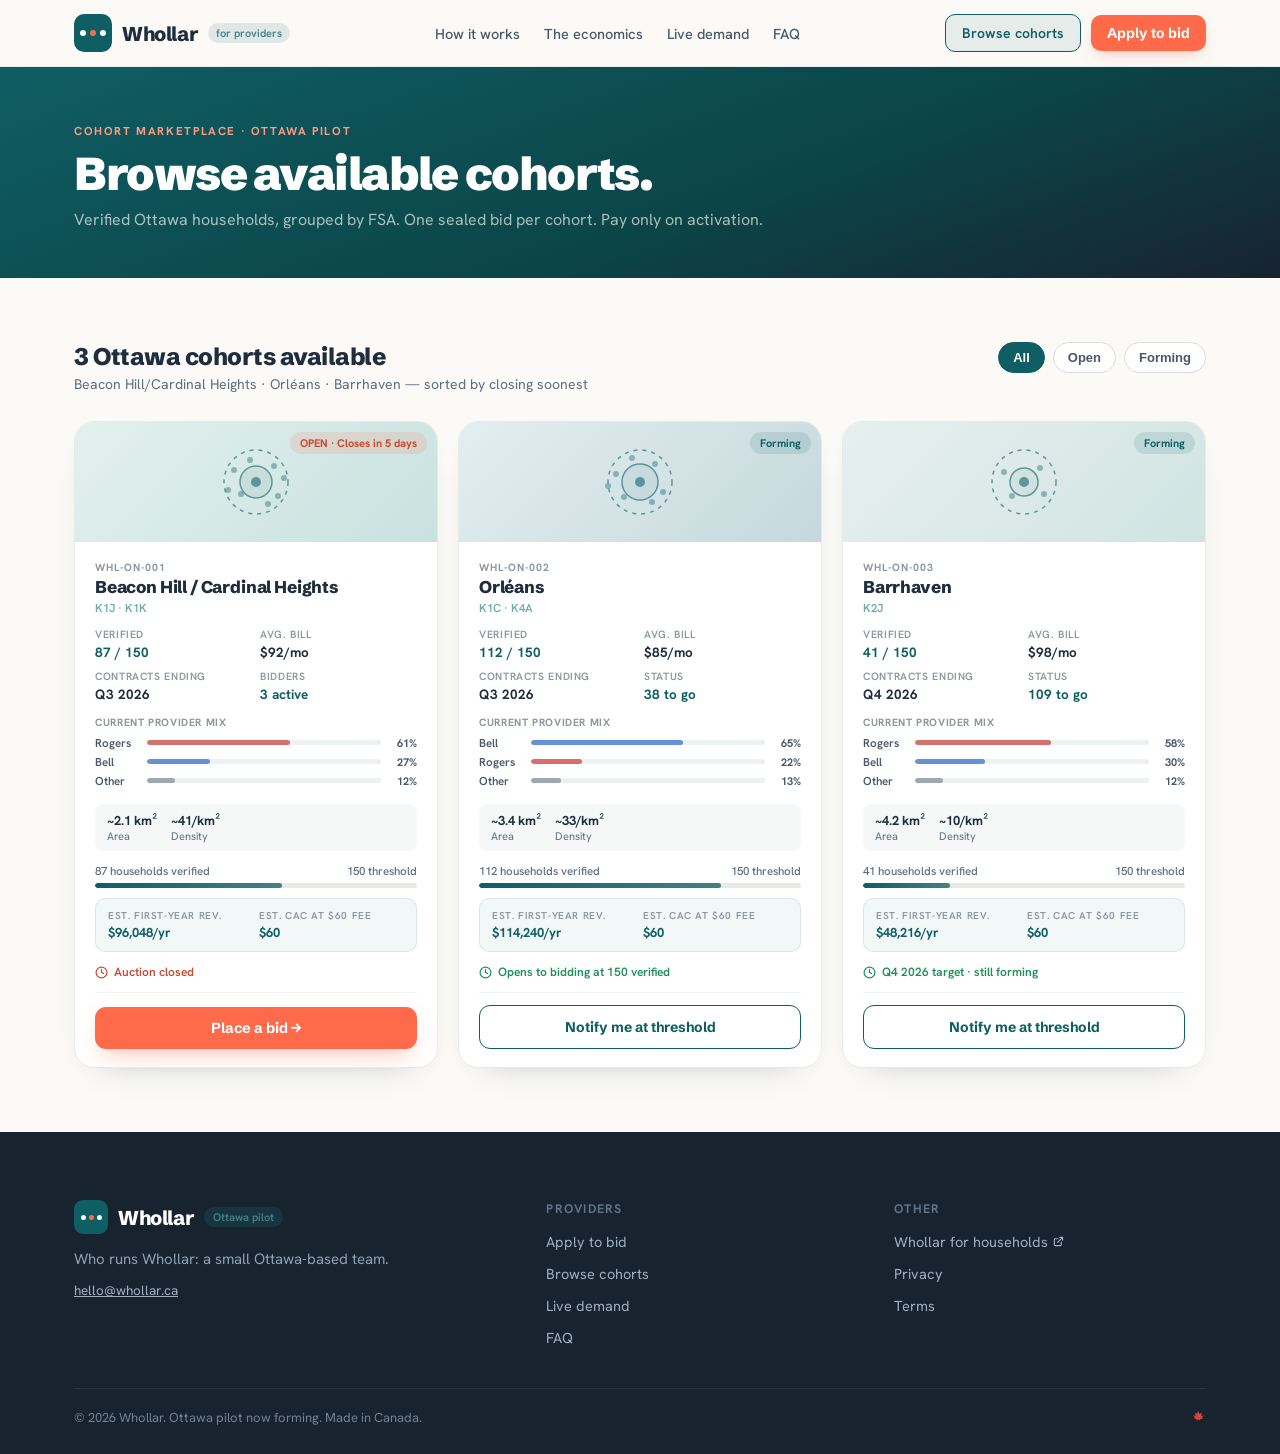
<file: dashboard.html>
<!DOCTYPE html>
<html lang="en">
<head>
  <meta charset="utf-8">
  <meta name="viewport" content="width=device-width, initial-scale=1">
  <title>Browse cohorts — Whollar for providers</title>
  <meta name="description" content="Browse active Ottawa cohorts. Place a sealed bid on verified, density-clustered households. Pay only on activation.">
  <link rel="preconnect" href="https://fonts.googleapis.com">
  <link rel="preconnect" href="https://fonts.gstatic.com" crossorigin>
  <link href="https://fonts.googleapis.com/css2?family=Schibsted+Grotesk:wght@500;600;700;800;900&family=Hanken+Grotesk:wght@400;500;600;700&display=swap" rel="stylesheet">
  <style>
    *, *::before, *::after { box-sizing: border-box; }
    html { scroll-behavior: smooth; }
    body { margin: 0; font-family: 'Hanken Grotesk', system-ui, sans-serif; color: #1f2d3d; background: #fbfaf7; -webkit-font-smoothing: antialiased; overflow-x: hidden; }
    ::selection { background: #ff6b4a; color: #fff; }

    :root {
      --c: #ff6b4a; --ch: #d65a3e; --cs: #ff9a84;
      --t: #0f5e63; --td: #0b4447; --tb: #448185;
      --nv: #1f2d3d; --nvd: #182330;
      --mist: #e7efef; --green: #28b070; --cream: #fbfaf7;
    }

    .wrap { max-width: 1180px; margin: 0 auto; padding-left: 24px; padding-right: 24px; }

    /* ── Header ─ */
    .site-header { position: sticky; top: 0; z-index: 50; backdrop-filter: saturate(140%) blur(12px); -webkit-backdrop-filter: saturate(140%) blur(12px); background: rgba(251,250,247,0.9); border-bottom: 1px solid rgba(31,45,61,0.07); }
    .header-inner { padding: 14px 24px; max-width: 1180px; margin: 0 auto; display: flex; align-items: center; justify-content: space-between; gap: 16px; }
    .brand { display: flex; align-items: center; gap: 10px; text-decoration: none; color: inherit; }
    .brand-mark { width: 38px; height: 38px; border-radius: 10px; background: #0f5e63; display: flex; align-items: center; justify-content: center; gap: 4px; flex-shrink: 0; }
    .dot { width: 6px; height: 6px; border-radius: 50%; display: block; }
    .dot--w { background: #fff; }
    .dot--c { background: #ff6b4a; }
    .brand-word { font-family: 'Schibsted Grotesk',sans-serif; font-weight: 800; font-size: 20px; letter-spacing: -0.02em; color: #1f2d3d; }
    .brand-pill { font-size: 11px; font-weight: 600; color: #448185; background: rgba(68,129,133,0.14); padding: 3px 8px; border-radius: 999px; white-space: nowrap; }
    .main-nav { display: flex; align-items: center; gap: 24px; }
    .main-nav a { text-decoration: none; color: #48586a; font-weight: 500; font-size: 14.5px; transition: color .15s; white-space: nowrap; }
    .main-nav a:hover { color: #1f2d3d; }
    .main-nav a.active { color: #0f5e63; font-weight: 600; }
    .header-actions { display: flex; align-items: center; gap: 10px; flex-shrink: 0; }
    .btn-ghost { font-family: 'Hanken Grotesk',sans-serif; font-weight: 600; font-size: 14px; color: #0f5e63; background: transparent; border: 1.5px solid #0f5e63; border-radius: 10px; padding: 9px 16px; text-decoration: none; transition: background .15s; white-space: nowrap; }
    .btn-ghost:hover { background: rgba(15,94,99,0.07); }
    .btn-ghost.active { background: rgba(15,94,99,0.09); }
    .btn-primary-sm { font-family: 'Schibsted Grotesk',sans-serif; font-weight: 700; font-size: 14px; color: #fff; background: #ff6b4a; border-radius: 10px; padding: 9px 16px; text-decoration: none; box-shadow: 0 6px 16px -6px rgba(255,107,74,0.5); transition: background .18s; white-space: nowrap; }
    .btn-primary-sm:hover { background: #d65a3e; }

    /* ── Hero ─ */
    .cohort-hero { position: relative; overflow: hidden; background: linear-gradient(160deg, #0f5e63 0%, #0b4447 60%, #182330 100%); }
    .cohort-hero-content { max-width: 1180px; margin: 0 auto; padding: clamp(36px,5vw,56px) 24px clamp(32px,4vw,48px); }
    .cohort-eyebrow { font-size: 11.5px; font-weight: 700; text-transform: uppercase; letter-spacing: 0.14em; color: #ff9a84; margin: 0 0 12px; }
    .cohort-hero-title { font-family: 'Schibsted Grotesk',sans-serif; font-weight: 900; font-size: clamp(28px,3.8vw,46px); letter-spacing: -0.03em; color: #fff; margin: 0 0 10px; line-height: 1.06; }
    .cohort-hero-sub { font-size: 16px; color: rgba(255,255,255,0.65); margin: 0; max-width: 44em; }

    /* ── Cohort section ─ */
    .cohort-section { padding: clamp(40px,6vw,64px) 0; background: #fbfaf7; }
    .cohort-header { display: flex; align-items: flex-start; justify-content: space-between; gap: 20px; margin-bottom: 28px; flex-wrap: wrap; }
    .cohort-header-left h2 { font-family: 'Schibsted Grotesk',sans-serif; font-weight: 800; font-size: 24px; letter-spacing: -0.02em; color: #1f2d3d; margin: 0 0 4px; }
    .cohort-header-left p { font-size: 14px; color: #5a6e7e; margin: 0; }
    .cohort-filter { display: flex; gap: 8px; flex-wrap: wrap; }
    .filter-chip { font-size: 13px; font-weight: 600; padding: 7px 14px; border-radius: 999px; border: 1px solid #d7ddd9; background: #fff; color: #48586a; cursor: pointer; transition: all .15s; }
    .filter-chip.is-active, .filter-chip:hover { background: #0f5e63; border-color: #0f5e63; color: #fff; }

    .cohort-grid { display: grid; grid-template-columns: repeat(3, 1fr); gap: 20px; }

    .cohort-card { background: #fff; border: 1px solid #e7ebe6; border-radius: 20px; overflow: hidden; box-shadow: 0 14px 36px -28px rgba(31,45,61,0.45); display: flex; flex-direction: column; transition: box-shadow .2s, transform .2s; }
    .cohort-card:hover { box-shadow: 0 22px 44px -24px rgba(31,45,61,0.55); transform: translateY(-2px); }

    /* map area */
    .cohort-card-map { height: 120px; background: #e3f0ee; position: relative; overflow: hidden; display: flex; align-items: center; justify-content: center; }
    .cohort-map-svg { opacity: 0.6; }
    .cohort-status { position: absolute; top: 10px; right: 10px; font-size: 11px; font-weight: 700; padding: 4px 10px; border-radius: 999px; }
    .cohort-status--open    { background: rgba(255,107,74,0.15); color: #c94a30; }
    .cohort-status--forming { background: rgba(15,94,99,0.12); color: #0f5e63; }

    /* card body */
    .cohort-card-body { padding: 18px 20px; flex: 1; display: flex; flex-direction: column; }
    .cohort-id { font-size: 10.5px; font-weight: 700; text-transform: uppercase; letter-spacing: 0.09em; color: #8a96a0; margin: 0 0 3px; }
    .cohort-name { font-family: 'Schibsted Grotesk',sans-serif; font-weight: 800; font-size: 17px; letter-spacing: -0.01em; color: #1f2d3d; margin: 0 0 3px; line-height: 1.2; }
    .cohort-fsas { font-size: 11.5px; color: #6aada8; font-weight: 600; margin: 0 0 12px; }

    /* stats grid */
    .cohort-stats { display: grid; grid-template-columns: 1fr 1fr; gap: 8px; margin-bottom: 12px; }
    .cohort-stat-label { font-size: 10.5px; font-weight: 600; text-transform: uppercase; letter-spacing: 0.06em; color: #8a96a0; margin: 0 0 2px; }
    .cohort-stat-value { font-size: 13.5px; font-weight: 700; color: #1f2d3d; margin: 0; }
    .cohort-stat-value--teal { color: #0f5e63; }

    /* provider mix */
    .provider-mix { margin-bottom: 12px; }
    .provider-mix-label { font-size: 10.5px; font-weight: 700; text-transform: uppercase; letter-spacing: 0.06em; color: #8a96a0; margin: 0 0 6px; }
    .provider-bar-row { display: flex; align-items: center; gap: 8px; margin-bottom: 4px; }
    .provider-bar-name { font-size: 11.5px; font-weight: 600; color: #48586a; width: 44px; flex-shrink: 0; }
    .provider-bar-track { flex: 1; height: 5px; background: #edf1f0; border-radius: 999px; overflow: hidden; }
    .provider-bar-fill { height: 100%; border-radius: 999px; }
    .bar--rogers { background: #cc2a2a; opacity: 0.65; }
    .bar--bell   { background: #1f5fcc; opacity: 0.65; }
    .bar--other  { background: #8a96a0; opacity: 0.8; }
    .provider-bar-pct { font-size: 11px; font-weight: 700; color: #48586a; width: 28px; text-align: right; flex-shrink: 0; }

    /* progress bar */
    .cohort-progress-wrap { margin-bottom: 10px; }
    .cohort-progress-label { display: flex; justify-content: space-between; font-size: 11.5px; color: #5a6e7e; margin-bottom: 5px; font-weight: 500; }
    .cohort-progress-track { height: 5px; background: #e7ebe6; border-radius: 999px; overflow: hidden; }
    .cohort-progress-fill { height: 100%; border-radius: 999px; background: linear-gradient(90deg, #0f5e63, #448185); transition: width .8s ease; }

    /* timer / econ */
    .cohort-timer { display: flex; align-items: center; gap: 6px; font-size: 12px; font-weight: 600; color: #c94a30; margin-bottom: 12px; }
    .cohort-timer--ok { color: #1a9058; }
    .cohort-timer svg { flex-shrink: 0; }
    .cohort-econ { background: rgba(15,94,99,0.05); border: 1px solid rgba(15,94,99,0.1); border-radius: 10px; padding: 10px 12px; margin-bottom: 12px; display: grid; grid-template-columns: 1fr 1fr; gap: 6px; }
    .cohort-econ-item-label { font-size: 10px; text-transform: uppercase; letter-spacing: 0.06em; color: #8a96a0; margin: 0 0 2px; font-weight: 600; }
    .cohort-econ-item-value { font-size: 13px; font-weight: 700; color: #0f5e63; margin: 0; font-variant-numeric: tabular-nums; }

    /* density strip */
    .cohort-density { display: flex; gap: 14px; margin-bottom: 12px; padding: 8px 12px; background: #f5f8f7; border-radius: 8px; }
    .density-item { font-size: 11px; color: #5a6e7e; }
    .density-item strong { color: #1f2d3d; font-weight: 700; display: block; font-size: 13px; }

    .cohort-divider { border: none; border-top: 1px solid #f1f3f0; margin: 0 0 12px; }

    .btn-bid { width: 100%; background: #ff6b4a; color: #fff; font-family: 'Schibsted Grotesk',sans-serif; font-weight: 700; font-size: 14.5px; padding: 12px; border: none; border-radius: 11px; cursor: pointer; box-shadow: 0 10px 24px -10px rgba(255,107,74,0.6); transition: background .18s; margin-top: auto; }
    .btn-bid:hover { background: #d65a3e; }
    .btn-notify { width: 100%; background: transparent; color: #0f5e63; font-family: 'Schibsted Grotesk',sans-serif; font-weight: 700; font-size: 14px; padding: 12px; border: 1.5px solid #0f5e63; border-radius: 11px; cursor: pointer; transition: background .18s; margin-top: auto; }
    .btn-notify:hover { background: rgba(15,94,99,0.07); }

    /* notify inline form */
    .notify-form { display: none; margin-top: 10px; }
    .notify-form.is-open { display: block; }
    .notify-input { width: 100%; font-family: inherit; font-size: 14px; color: #1f2d3d; padding: 10px 12px; border: 1px solid #d7ddd9; border-radius: 9px; outline: none; margin-bottom: 8px; transition: border-color .15s; }
    .notify-input:focus { border-color: #0f5e63; }
    .notify-submit { width: 100%; font-family: 'Schibsted Grotesk',sans-serif; font-weight: 700; font-size: 14px; color: #fff; background: #0f5e63; border: none; border-radius: 9px; padding: 11px; cursor: pointer; transition: background .18s; }
    .notify-submit:hover { background: #0b4447; }
    .notify-success { font-size: 13px; font-weight: 600; color: #28b070; padding: 10px 0 4px; text-align: center; }

    /* ── Modal ─ */
    .modal-overlay { position: fixed; inset: 0; z-index: 200; display: none; }
    .modal-overlay.is-open { display: flex; align-items: center; justify-content: center; }
    .modal-backdrop { position: absolute; inset: 0; background: rgba(15,33,44,0.62); backdrop-filter: blur(4px); -webkit-backdrop-filter: blur(4px); }
    .modal { position: relative; z-index: 1; background: #fff; border-radius: 24px; width: min(680px, calc(100vw - 40px)); max-height: calc(100vh - 60px); overflow-y: auto; box-shadow: 0 40px 80px -30px rgba(0,0,0,0.6); }
    .modal-header { padding: 24px 28px 18px; border-bottom: 1px solid #f0f3f1; display: flex; align-items: flex-start; justify-content: space-between; gap: 16px; }
    .modal-kicker { font-size: 11px; font-weight: 700; text-transform: uppercase; letter-spacing: 0.12em; color: #ff6b4a; margin: 0 0 5px; }
    .modal-title { font-family: 'Schibsted Grotesk',sans-serif; font-weight: 800; font-size: 22px; letter-spacing: -0.02em; color: #1f2d3d; margin: 0; }
    .modal-close { background: none; border: none; cursor: pointer; color: #8a96a0; padding: 4px; border-radius: 8px; transition: color .15s; flex-shrink: 0; }
    .modal-close:hover { color: #1f2d3d; }
    .modal-body { padding: 20px 28px 28px; }

    .cohort-summary { background: #f5f8f7; border-radius: 12px; padding: 14px; margin-bottom: 20px; display: grid; grid-template-columns: repeat(3,1fr); gap: 10px; }
    .cs-item-label { font-size: 10.5px; font-weight: 700; text-transform: uppercase; letter-spacing: 0.07em; color: #8a96a0; margin: 0 0 3px; }
    .cs-item-val { font-size: 14.5px; font-weight: 700; color: #1f2d3d; margin: 0; }
    .cs-item-val--teal { color: #0f5e63; }

    .bid-section-label { font-size: 12.5px; font-weight: 700; color: #48586a; text-transform: uppercase; letter-spacing: 0.08em; margin: 0 0 12px; }
    .bid-row { display: grid; grid-template-columns: 1fr 1fr; gap: 16px; margin-bottom: 14px; }
    .bid-field { display: flex; flex-direction: column; gap: 6px; }
    .bid-label { font-size: 13px; font-weight: 600; color: #1f2d3d; }
    .bid-input-wrap { position: relative; }
    .bid-input-wrap .prefix { position: absolute; left: 13px; top: 50%; transform: translateY(-50%); font-size: 16px; font-weight: 700; color: #8a96a0; pointer-events: none; }
    .bid-input { width: 100%; font-family: inherit; font-size: 20px; font-weight: 800; color: #1f2d3d; padding: 12px 14px 12px 28px; border: 2px solid #d7ddd9; border-radius: 11px; outline: none; transition: border-color .15s, box-shadow .15s; font-variant-numeric: tabular-nums; }
    .bid-input:focus { border-color: #0f5e63; box-shadow: 0 0 0 3px rgba(15,94,99,0.14); }

    .bid-math { background: rgba(15,94,99,0.05); border: 1px solid rgba(15,94,99,0.12); border-radius: 12px; padding: 14px; margin-bottom: 16px; display: grid; grid-template-columns: 1fr 1fr 1fr; gap: 10px; }
    .bid-math-item-label { font-size: 10.5px; font-weight: 600; text-transform: uppercase; letter-spacing: 0.06em; color: #8a96a0; margin: 0 0 2px; }
    .bid-math-item-value { font-size: 15px; font-weight: 800; color: #0f5e63; margin: 0; font-variant-numeric: tabular-nums; min-width: 5ch; }

    .slider-row { margin-bottom: 14px; }
    .slider-label-row { display: flex; justify-content: space-between; font-size: 13px; margin-bottom: 7px; }
    .slider-label { font-weight: 600; color: #1f2d3d; }
    .slider-val { font-weight: 700; color: #0f5e63; font-variant-numeric: tabular-nums; }
    input[type=range] { width: 100%; accent-color: #0f5e63; cursor: pointer; }

    .bid-note { font-size: 12.5px; color: #8a96a0; line-height: 1.5; margin-bottom: 18px; }
    .bid-check { display: flex; align-items: flex-start; gap: 10px; margin-bottom: 20px; cursor: pointer; }
    .bid-check input { width: 17px; height: 17px; flex-shrink: 0; margin-top: 2px; accent-color: #0f5e63; cursor: pointer; }
    .bid-check-text { font-size: 13px; color: #48586a; line-height: 1.5; }
    .bid-check-text strong { color: #1f2d3d; }
    .btn-place-bid { width: 100%; background: #ff6b4a; color: #fff; font-family: 'Schibsted Grotesk',sans-serif; font-weight: 700; font-size: 16px; padding: 14px; border: none; border-radius: 12px; cursor: pointer; box-shadow: 0 14px 30px -12px rgba(255,107,74,0.65); transition: background .18s; }
    .btn-place-bid:hover { background: #d65a3e; }

    .confirmed-screen { padding: 36px 28px 44px; text-align: center; }
    .confirmed-ico { width: 64px; height: 64px; border-radius: 50%; background: rgba(40,176,112,0.12); display: inline-flex; align-items: center; justify-content: center; margin-bottom: 18px; }
    .confirmed-title { font-family: 'Schibsted Grotesk',sans-serif; font-weight: 900; font-size: 26px; letter-spacing: -0.02em; color: #1f2d3d; margin: 0 0 8px; }
    .confirmed-sub { font-size: 15.5px; color: #48586a; line-height: 1.6; margin: 0 0 24px; max-width: 36em; margin-left: auto; margin-right: auto; }
    .confirmed-detail { background: #f5f8f7; border-radius: 12px; padding: 14px; margin-bottom: 22px; display: grid; grid-template-columns: 1fr 1fr 1fr; gap: 10px; text-align: left; }
    .btn-done { background: #0f5e63; color: #fff; font-family: 'Schibsted Grotesk',sans-serif; font-weight: 700; font-size: 15px; padding: 12px 28px; border: none; border-radius: 11px; cursor: pointer; transition: background .18s; }
    .btn-done:hover { background: #0b4447; }

    /* ── Footer ─ */
    .foot-grid { display: grid; grid-template-columns: 1.4fr 1fr 1fr; gap: 36px; }
    .foot-brand { display: flex; align-items: center; gap: 10px; }
    .foot-word { font-family: 'Schibsted Grotesk',sans-serif; font-weight: 800; font-size: 20px; color: #fff; letter-spacing: -0.02em; }
    .foot-pill { font-size: 11px; font-weight: 600; color: #448185; background: rgba(25,146,154,0.16); padding: 3px 9px; border-radius: 999px; }
    .foot-tag { font-size: 15px; color: #8fa1b0; margin: 14px 0 0; line-height: 1.55; max-width: 24rem; }
    .foot-h { font-size: 12.5px; text-transform: uppercase; letter-spacing: 0.1em; color: #5f7384; margin: 0 0 14px; }
    .foot-links { list-style: none; margin: 0; padding: 0; display: flex; flex-direction: column; gap: 11px; }
    .foot-links a { color: #9fb0bf; text-decoration: none; font-size: 14.5px; transition: color .15s; }
    .foot-links a:hover { color: #fff; }
    .foot-ext { color: #9fb0bf; text-decoration: none; font-size: 14.5px; transition: color .15s; display: inline-flex; align-items: center; gap: 5px; }
    .foot-ext:hover { color: #fff; }
    .foot-bottom { margin-top: 40px; padding-top: 20px; border-top: 1px solid rgba(255,255,255,0.08); display: flex; flex-wrap: wrap; gap: 14px; align-items: center; justify-content: space-between; }
    .foot-copy { font-size: 13px; color: #6f8290; }
    .foot-made { display: inline-flex; align-items: center; gap: 8px; font-size: 13px; color: #6f8290; }

    /* ── Responsive ─ */
    @media (max-width: 940px) {
      .main-nav { display: none !important; }
      .cohort-grid { grid-template-columns: repeat(2,1fr); }
      .foot-grid { grid-template-columns: 1fr 1fr; }
    }
    @media (max-width: 768px) { .header-actions { display: none !important; } #hamburger-btn { display: flex !important; } }

    /* ── Hamburger ── */
    #hamburger-btn { display: none; align-items: center; justify-content: center; width: 40px; height: 40px; background: transparent; border: 1px solid rgba(31,45,61,0.14); border-radius: 10px; cursor: pointer; flex-direction: column; gap: 5px; padding: 8px; }
    #hamburger-btn span { display: block; width: 18px; height: 2px; background: #1f2d3d; border-radius: 2px; transition: transform .2s, opacity .2s; }
    #hamburger-btn[aria-expanded="true"] span:nth-child(1) { transform: translateY(7px) rotate(45deg); }
    #hamburger-btn[aria-expanded="true"] span:nth-child(2) { opacity: 0; }
    #hamburger-btn[aria-expanded="true"] span:nth-child(3) { transform: translateY(-7px) rotate(-45deg); }
    #mobile-menu { display: none; position: fixed; top: 68px; left: 0; right: 0; background: rgba(251,250,247,0.98); backdrop-filter: blur(12px); -webkit-backdrop-filter: blur(12px); border-bottom: 1px solid rgba(31,45,61,0.08); z-index: 49; padding: 14px 24px 20px; flex-direction: column; gap: 0; }
    #mobile-menu.open { display: flex; }
    #mobile-menu a { display: block; padding: 13px 0; border-bottom: 1px solid rgba(31,45,61,0.06); font-family: 'Hanken Grotesk',sans-serif; font-size: 16px; font-weight: 600; color: #1f2d3d; text-decoration: none; }
    #mobile-menu a:last-of-type { border-bottom: none; }
    .mob-actions { display: flex; gap: 10px; margin-top: 14px; }
    .mob-actions a { flex: 1; text-align: center; padding: 12px 0; border-radius: 10px; font-size: 14px; font-weight: 700; text-decoration: none; }
    .mob-a-browse { border: 1px solid #d7ddd9; color: #1f2d3d; background: transparent; }
    .mob-a-apply  { background: #ff6b4a; color: #fff; }
    @media (max-width: 620px) {
      .cohort-grid { grid-template-columns: 1fr; }
      .bid-row { grid-template-columns: 1fr; }
      .bid-math { grid-template-columns: 1fr 1fr; }
      .cohort-summary { grid-template-columns: 1fr 1fr; }
      .confirmed-detail { grid-template-columns: 1fr; }
      .foot-grid { grid-template-columns: 1fr; }
    }
    @media (prefers-reduced-motion: reduce) {
      html { scroll-behavior: auto; }
      .cohort-progress-fill { transition: none; }
    }
  </style>
</head>
<body>

<!-- ══════ HEADER ══════ -->
<header class="site-header">
  <div class="header-inner">
    <a href="index.html" class="brand" aria-label="Whollar for providers">
      <span class="brand-mark" aria-hidden="true">
        <span class="dot dot--w"></span><span class="dot dot--c"></span><span class="dot dot--w"></span>
      </span>
      <span class="brand-word">Whollar</span>
      <span class="brand-pill">for providers</span>
    </a>
    <nav class="main-nav">
      <a href="index.html#how">How it works</a>
      <a href="index.html#economics">The economics</a>
      <a href="demand.html">Live demand</a>
      <a href="index.html#faq">FAQ</a>
    </nav>
    <div class="header-actions">
      <a href="dashboard.html" class="btn-ghost active">Browse cohorts</a>
      <a href="register.html" class="btn-primary-sm">Apply to bid</a>
    </div>
    <button id="hamburger-btn" aria-label="Open navigation" aria-expanded="false" aria-controls="mobile-menu">
      <span></span><span></span><span></span>
    </button>
  </div>
</header>
<nav id="mobile-menu" aria-label="Site navigation">
  <a href="index.html#how">How it works</a>
  <a href="index.html#economics">The economics</a>
  <a href="demand.html">Live demand</a>
  <a href="index.html#faq">FAQ</a>
  <div class="mob-actions">
    <a href="dashboard.html" class="mob-a-browse">Browse cohorts</a>
    <a href="register.html" class="mob-a-apply">Apply to bid</a>
  </div>
</nav>

<main>

<!-- ══════ HERO ══════ -->
<div class="cohort-hero">
  <div class="cohort-hero-content">
    <p class="cohort-eyebrow">Cohort marketplace · Ottawa pilot</p>
    <h1 class="cohort-hero-title">Browse available cohorts.</h1>
    <p class="cohort-hero-sub">Verified Ottawa households, grouped by FSA. One sealed bid per cohort. Pay only on activation.</p>
  </div>
</div>

<!-- ══════ COHORT CARDS ══════ -->
<section class="cohort-section">
  <div class="wrap">
    <div class="cohort-header">
      <div class="cohort-header-left">
        <h2>3 Ottawa cohorts available</h2>
        <p>Beacon Hill/Cardinal Heights &middot; Orl&eacute;ans &middot; Barrhaven &mdash; sorted by closing soonest</p>
      </div>
      <div class="cohort-filter">
        <button class="filter-chip is-active">All</button>
        <button class="filter-chip">Open</button>
        <button class="filter-chip">Forming</button>
      </div>
    </div>

    <div class="cohort-grid">

      <!-- ── WHL-ON-001 (OPEN) ── -->
      <div class="cohort-card">
        <div class="cohort-card-map" style="background:linear-gradient(135deg,#e3f0ee,#c8e2df);">
          <svg class="cohort-map-svg" width="120" height="80" viewBox="0 0 120 80" fill="none" aria-hidden="true">
            <circle cx="60" cy="40" r="32" stroke="#0f5e63" stroke-width="1.5" stroke-dasharray="4 5"/>
            <circle cx="60" cy="40" r="16" fill="rgba(15,94,99,0.12)" stroke="#0f5e63" stroke-width="1.5"/>
            <circle cx="60" cy="40" r="5" fill="#0f5e63"/>
            <g fill="#0f5e63" opacity="0.65">
              <circle cx="38" cy="28" r="3"/><circle cx="45" cy="52" r="3"/><circle cx="78" cy="24" r="3"/>
              <circle cx="82" cy="54" r="3"/><circle cx="54" cy="18" r="3"/><circle cx="72" cy="62" r="3"/>
              <circle cx="32" cy="48" r="3"/><circle cx="88" cy="36" r="3"/>
            </g>
          </svg>
          <span class="cohort-status cohort-status--open">OPEN &middot; Closes in 5 days</span>
        </div>
        <div class="cohort-card-body">
          <p class="cohort-id">WHL-ON-001</p>
          <p class="cohort-name">Beacon Hill / Cardinal Heights</p>
          <p class="cohort-fsas">K1J &middot; K1K</p>
          <div class="cohort-stats">
            <div>
              <p class="cohort-stat-label">Verified</p>
              <p class="cohort-stat-value cohort-stat-value--teal">87 / 150</p>
            </div>
            <div>
              <p class="cohort-stat-label">Avg. bill</p>
              <p class="cohort-stat-value">$92/mo</p>
            </div>
            <div>
              <p class="cohort-stat-label">Contracts ending</p>
              <p class="cohort-stat-value">Q3 2026</p>
            </div>
            <div>
              <p class="cohort-stat-label">Bidders</p>
              <p class="cohort-stat-value cohort-stat-value--teal">3 active</p>
            </div>
          </div>
          <div class="provider-mix">
            <p class="provider-mix-label">Current provider mix</p>
            <div class="provider-bar-row">
              <span class="provider-bar-name">Rogers</span>
              <div class="provider-bar-track"><div class="provider-bar-fill bar--rogers" style="width:61%;"></div></div>
              <span class="provider-bar-pct">61%</span>
            </div>
            <div class="provider-bar-row">
              <span class="provider-bar-name">Bell</span>
              <div class="provider-bar-track"><div class="provider-bar-fill bar--bell" style="width:27%;"></div></div>
              <span class="provider-bar-pct">27%</span>
            </div>
            <div class="provider-bar-row">
              <span class="provider-bar-name">Other</span>
              <div class="provider-bar-track"><div class="provider-bar-fill bar--other" style="width:12%;"></div></div>
              <span class="provider-bar-pct">12%</span>
            </div>
          </div>
          <div class="cohort-density">
            <div class="density-item"><strong>~2.1 km&sup2;</strong>Area</div>
            <div class="density-item"><strong>~41/km&sup2;</strong>Density</div>
          </div>
          <div class="cohort-progress-wrap">
            <div class="cohort-progress-label">
              <span>87 households verified</span>
              <span>150 threshold</span>
            </div>
            <div class="cohort-progress-track">
              <div class="cohort-progress-fill" style="width:58%;"></div>
            </div>
          </div>
          <div class="cohort-econ">
            <div>
              <p class="cohort-econ-item-label">Est. first-year rev.</p>
              <p class="cohort-econ-item-value" id="rev1">—</p>
            </div>
            <div>
              <p class="cohort-econ-item-label">Est. CAC at $60 fee</p>
              <p class="cohort-econ-item-value">$60</p>
            </div>
          </div>
          <div class="cohort-timer" id="timer1">
            <svg width="13" height="13" viewBox="0 0 24 24" fill="none" stroke="currentColor" stroke-width="2.2" stroke-linecap="round" stroke-linejoin="round" aria-hidden="true"><circle cx="12" cy="12" r="10"/><path d="M12 6v6l4 2"/></svg>
            <span id="timer1-text">Auction closes in 5 days</span>
          </div>
          <hr class="cohort-divider">
          <button class="btn-bid" onclick="openBid({id:'WHL-ON-001',name:'Beacon Hill / Cardinal Heights',homes:87,avgBill:92,provider:'Rogers',fsas:'K1J &middot; K1K'})">Place a bid &rarr;</button>
        </div>
      </div>

      <!-- ── WHL-ON-002 (FORMING) ── -->
      <div class="cohort-card">
        <div class="cohort-card-map" style="background:linear-gradient(135deg,#e3eef0,#c5d8dc);">
          <svg class="cohort-map-svg" width="120" height="80" viewBox="0 0 120 80" fill="none" aria-hidden="true">
            <circle cx="60" cy="40" r="32" stroke="#0b6070" stroke-width="1.5" stroke-dasharray="4 5"/>
            <circle cx="60" cy="40" r="18" fill="rgba(11,96,112,0.10)" stroke="#0b6070" stroke-width="1.5"/>
            <circle cx="60" cy="40" r="5" fill="#0b6070"/>
            <g fill="#0b6070" opacity="0.65">
              <circle cx="36" cy="32" r="3"/><circle cx="44" cy="55" r="3"/><circle cx="75" cy="22" r="3"/>
              <circle cx="83" cy="50" r="3"/><circle cx="52" cy="16" r="3"/><circle cx="72" cy="60" r="3"/>
              <circle cx="28" cy="44" r="3"/>
            </g>
          </svg>
          <span class="cohort-status cohort-status--forming">Forming</span>
        </div>
        <div class="cohort-card-body">
          <p class="cohort-id">WHL-ON-002</p>
          <p class="cohort-name">Orl&eacute;ans</p>
          <p class="cohort-fsas">K1C &middot; K4A</p>
          <div class="cohort-stats">
            <div>
              <p class="cohort-stat-label">Verified</p>
              <p class="cohort-stat-value cohort-stat-value--teal">112 / 150</p>
            </div>
            <div>
              <p class="cohort-stat-label">Avg. bill</p>
              <p class="cohort-stat-value">$85/mo</p>
            </div>
            <div>
              <p class="cohort-stat-label">Contracts ending</p>
              <p class="cohort-stat-value">Q3 2026</p>
            </div>
            <div>
              <p class="cohort-stat-label">Status</p>
              <p class="cohort-stat-value cohort-stat-value--teal">38 to go</p>
            </div>
          </div>
          <div class="provider-mix">
            <p class="provider-mix-label">Current provider mix</p>
            <div class="provider-bar-row">
              <span class="provider-bar-name">Bell</span>
              <div class="provider-bar-track"><div class="provider-bar-fill bar--bell" style="width:65%;"></div></div>
              <span class="provider-bar-pct">65%</span>
            </div>
            <div class="provider-bar-row">
              <span class="provider-bar-name">Rogers</span>
              <div class="provider-bar-track"><div class="provider-bar-fill bar--rogers" style="width:22%;"></div></div>
              <span class="provider-bar-pct">22%</span>
            </div>
            <div class="provider-bar-row">
              <span class="provider-bar-name">Other</span>
              <div class="provider-bar-track"><div class="provider-bar-fill bar--other" style="width:13%;"></div></div>
              <span class="provider-bar-pct">13%</span>
            </div>
          </div>
          <div class="cohort-density">
            <div class="density-item"><strong>~3.4 km&sup2;</strong>Area</div>
            <div class="density-item"><strong>~33/km&sup2;</strong>Density</div>
          </div>
          <div class="cohort-progress-wrap">
            <div class="cohort-progress-label">
              <span>112 households verified</span>
              <span>150 threshold</span>
            </div>
            <div class="cohort-progress-track">
              <div class="cohort-progress-fill" style="width:75%;"></div>
            </div>
          </div>
          <div class="cohort-econ">
            <div>
              <p class="cohort-econ-item-label">Est. first-year rev.</p>
              <p class="cohort-econ-item-value" id="rev2">—</p>
            </div>
            <div>
              <p class="cohort-econ-item-label">Est. CAC at $60 fee</p>
              <p class="cohort-econ-item-value">$60</p>
            </div>
          </div>
          <div class="cohort-timer cohort-timer--ok">
            <svg width="13" height="13" viewBox="0 0 24 24" fill="none" stroke="currentColor" stroke-width="2.2" stroke-linecap="round" stroke-linejoin="round" aria-hidden="true"><circle cx="12" cy="12" r="10"/><path d="M12 6v6l4 2"/></svg>
            Opens to bidding at 150 verified
          </div>
          <hr class="cohort-divider">
          <button class="btn-notify" onclick="toggleNotify('notify-002')">Notify me at threshold</button>
          <div class="notify-form" id="notify-002">
            <input class="notify-input" type="email" placeholder="Work email" id="ne-002">
            <button class="notify-submit" onclick="submitNotify('002')">Notify me when WHL-ON-002 opens</button>
          </div>
          <p class="notify-success" id="ns-002" style="display:none;">Got it &mdash; we&rsquo;ll email you when WHL-ON-002 opens for bidding.</p>
        </div>
      </div>

      <!-- ── WHL-ON-003 (FORMING) ── -->
      <div class="cohort-card">
        <div class="cohort-card-map" style="background:linear-gradient(135deg,#e7efef,#d0e4e2);">
          <svg class="cohort-map-svg" width="120" height="80" viewBox="0 0 120 80" fill="none" aria-hidden="true">
            <circle cx="60" cy="40" r="32" stroke="#0f5e63" stroke-width="1.5" stroke-dasharray="4 5"/>
            <circle cx="60" cy="40" r="14" fill="rgba(15,94,99,0.10)" stroke="#0f5e63" stroke-width="1.5"/>
            <circle cx="60" cy="40" r="5" fill="#0f5e63"/>
            <g fill="#0f5e63" opacity="0.65">
              <circle cx="40" cy="30" r="3"/><circle cx="48" cy="54" r="3"/><circle cx="76" cy="26" r="3"/>
              <circle cx="80" cy="52" r="3"/>
            </g>
          </svg>
          <span class="cohort-status cohort-status--forming">Forming</span>
        </div>
        <div class="cohort-card-body">
          <p class="cohort-id">WHL-ON-003</p>
          <p class="cohort-name">Barrhaven</p>
          <p class="cohort-fsas">K2J</p>
          <div class="cohort-stats">
            <div>
              <p class="cohort-stat-label">Verified</p>
              <p class="cohort-stat-value cohort-stat-value--teal">41 / 150</p>
            </div>
            <div>
              <p class="cohort-stat-label">Avg. bill</p>
              <p class="cohort-stat-value">$98/mo</p>
            </div>
            <div>
              <p class="cohort-stat-label">Contracts ending</p>
              <p class="cohort-stat-value">Q4 2026</p>
            </div>
            <div>
              <p class="cohort-stat-label">Status</p>
              <p class="cohort-stat-value cohort-stat-value--teal">109 to go</p>
            </div>
          </div>
          <div class="provider-mix">
            <p class="provider-mix-label">Current provider mix</p>
            <div class="provider-bar-row">
              <span class="provider-bar-name">Rogers</span>
              <div class="provider-bar-track"><div class="provider-bar-fill bar--rogers" style="width:58%;"></div></div>
              <span class="provider-bar-pct">58%</span>
            </div>
            <div class="provider-bar-row">
              <span class="provider-bar-name">Bell</span>
              <div class="provider-bar-track"><div class="provider-bar-fill bar--bell" style="width:30%;"></div></div>
              <span class="provider-bar-pct">30%</span>
            </div>
            <div class="provider-bar-row">
              <span class="provider-bar-name">Other</span>
              <div class="provider-bar-track"><div class="provider-bar-fill bar--other" style="width:12%;"></div></div>
              <span class="provider-bar-pct">12%</span>
            </div>
          </div>
          <div class="cohort-density">
            <div class="density-item"><strong>~4.2 km&sup2;</strong>Area</div>
            <div class="density-item"><strong>~10/km&sup2;</strong>Density</div>
          </div>
          <div class="cohort-progress-wrap">
            <div class="cohort-progress-label">
              <span>41 households verified</span>
              <span>150 threshold</span>
            </div>
            <div class="cohort-progress-track">
              <div class="cohort-progress-fill" style="width:27%;"></div>
            </div>
          </div>
          <div class="cohort-econ">
            <div>
              <p class="cohort-econ-item-label">Est. first-year rev.</p>
              <p class="cohort-econ-item-value" id="rev3">—</p>
            </div>
            <div>
              <p class="cohort-econ-item-label">Est. CAC at $60 fee</p>
              <p class="cohort-econ-item-value">$60</p>
            </div>
          </div>
          <div class="cohort-timer cohort-timer--ok">
            <svg width="13" height="13" viewBox="0 0 24 24" fill="none" stroke="currentColor" stroke-width="2.2" stroke-linecap="round" stroke-linejoin="round" aria-hidden="true"><circle cx="12" cy="12" r="10"/><path d="M12 6v6l4 2"/></svg>
            Q4 2026 target &middot; still forming
          </div>
          <hr class="cohort-divider">
          <button class="btn-notify" onclick="toggleNotify('notify-003')">Notify me at threshold</button>
          <div class="notify-form" id="notify-003">
            <input class="notify-input" type="email" placeholder="Work email" id="ne-003">
            <button class="notify-submit" onclick="submitNotify('003')">Notify me when WHL-ON-003 opens</button>
          </div>
          <p class="notify-success" id="ns-003" style="display:none;">Got it &mdash; we&rsquo;ll email you when WHL-ON-003 opens for bidding.</p>
        </div>
      </div>

    </div><!-- /cohort-grid -->
  </div>
</section>

</main>

<!-- ══════ FOOTER ══════ -->
<footer style="background:#182330;color:#9fb0bf;">
  <div style="max-width:1180px;margin:0 auto;padding:clamp(48px,6vw,68px) 24px 28px;">
    <div class="foot-grid">
      <div>
        <div class="foot-brand">
          <span style="width:34px;height:34px;border-radius:9px;background:#0f5e63;display:flex;align-items:center;justify-content:center;gap:3px;" aria-hidden="true">
            <span style="width:5px;height:5px;border-radius:50%;background:#fff;display:block;"></span>
            <span style="width:5px;height:5px;border-radius:50%;background:#ff6b4a;display:block;"></span>
            <span style="width:5px;height:5px;border-radius:50%;background:#fff;display:block;"></span>
          </span>
          <span class="foot-word">Whollar</span>
          <span class="foot-pill">Ottawa pilot</span>
        </div>
        <p class="foot-tag">Who runs Whollar: a small Ottawa-based team.</p>
        <p style="font-size:13.5px;color:#6f8290;margin:10px 0 0;"><a href="mailto:hello@whollar.ca" style="color:#9fb0bf;">hello@whollar.ca</a></p>
      </div>
      <div>
        <h4 class="foot-h">Providers</h4>
        <ul class="foot-links">
          <li><a href="register.html">Apply to bid</a></li>
          <li><a href="dashboard.html">Browse cohorts</a></li>
          <li><a href="demand.html">Live demand</a></li>
          <li><a href="index.html#faq">FAQ</a></li>
        </ul>
      </div>
      <div>
        <h4 class="foot-h">Other</h4>
        <ul class="foot-links">
          <li><a href="https://whollar.ca" target="_blank" rel="noopener" class="foot-ext">Whollar for households <svg width="11" height="11" viewBox="0 0 24 24" fill="none" stroke="currentColor" stroke-width="2.5" stroke-linecap="round" stroke-linejoin="round" aria-hidden="true"><path d="M18 13v6a2 2 0 0 1-2 2H5a2 2 0 0 1-2-2V8a2 2 0 0 1 2-2h6"/><polyline points="15 3 21 3 21 9"/><line x1="10" y1="14" x2="21" y2="3"/></svg></a></li>
          <li><a href="#" title="Coming soon">Privacy</a></li>
          <li><a href="#" title="Coming soon">Terms</a></li>
        </ul>
      </div>
    </div>
    <div class="foot-bottom">
      <span class="foot-copy">&copy; 2026 Whollar. Ottawa pilot now forming. Made in Canada.</span>
      <span class="foot-made">
        <svg width="16" height="16" viewBox="0 0 512 512" fill="#d8443c" aria-hidden="true"><path d="M256 32l-28 92-72-44 28 104-84-12 56 64-40 36 96 16-8 56 64-44 64 44-8-56 96-16-40-36 56-64-84 12 28-104-72 44z"/></svg>
      </span>
    </div>
  </div>
</footer>

<!-- ══════ BID MODAL ══════ -->
<div class="modal-overlay" id="bid-modal" role="dialog" aria-modal="true" aria-labelledby="modal-title">
  <div class="modal-backdrop" onclick="closeModal()"></div>
  <div class="modal">

    <div id="bid-step">
      <div class="modal-header">
        <div>
          <p class="modal-kicker">Sealed bid &middot; Ottawa cohort</p>
          <h2 class="modal-title" id="modal-title">Place your bid</h2>
        </div>
        <button class="modal-close" onclick="closeModal()" aria-label="Close">
          <svg width="22" height="22" viewBox="0 0 24 24" fill="none" stroke="currentColor" stroke-width="2.2" stroke-linecap="round" stroke-linejoin="round"><path d="M6 6l12 12M18 6L6 18"/></svg>
        </button>
      </div>
      <div class="modal-body">
        <div class="cohort-summary" id="cohort-summary">
          <div><p class="cs-item-label">Cohort</p><p class="cs-item-val" id="cs-name">&mdash;</p></div>
          <div><p class="cs-item-label">Households</p><p class="cs-item-val cs-item-val--teal" id="cs-homes">&mdash;</p></div>
          <div><p class="cs-item-label">Avg. monthly bill</p><p class="cs-item-val" id="cs-bill">&mdash;</p></div>
        </div>

        <p class="bid-section-label">Your bid</p>
        <div class="bid-row">
          <div class="bid-field">
            <label class="bid-label" for="bid-per-home">Bid per household / mo</label>
            <div class="bid-input-wrap">
              <span class="prefix">$</span>
              <input class="bid-input" type="number" id="bid-per-home" min="10" max="9999" placeholder="75" oninput="updateMath()">
            </div>
          </div>
          <div class="bid-field" style="display:flex;flex-direction:column;justify-content:flex-end;">
            <p class="bid-label" style="margin:0 0 6px;">Winner rubric</p>
            <p style="font-size:12.5px;color:#48586a;margin:0;line-height:1.5;">60% price &middot; 25% service terms &middot; 15% activation speed</p>
          </div>
        </div>

        <div class="slider-row">
          <div class="slider-label-row">
            <span class="slider-label">Whollar success fee</span>
            <span class="slider-val">$<span id="fee-val">60</span>/activation</span>
          </div>
          <input type="range" id="fee-slider" min="40" max="80" value="60" step="5" oninput="updateMath()">
          <div style="display:flex;justify-content:space-between;font-size:11px;color:#8a96a0;margin-top:4px;"><span>$40</span><span>$80</span></div>
        </div>

        <div class="slider-row">
          <div class="slider-label-row">
            <span class="slider-label">Expected activation rate</span>
            <span class="slider-val"><span id="act-val">85</span>%</span>
          </div>
          <input type="range" id="act-slider" min="70" max="95" value="85" step="5" oninput="updateMath()">
          <div style="display:flex;justify-content:space-between;font-size:11px;color:#8a96a0;margin-top:4px;"><span>70%</span><span>95%</span></div>
        </div>

        <div class="bid-math" id="bid-math">
          <div>
            <p class="bid-math-item-label">Monthly revenue</p>
            <p class="bid-math-item-value" id="math-monthly">&mdash;</p>
          </div>
          <div>
            <p class="bid-math-item-label">Contract value (24 mo)</p>
            <p class="bid-math-item-value" id="math-contract">&mdash;</p>
          </div>
          <div>
            <p class="bid-math-item-label">Whollar fees (on activation)</p>
            <p class="bid-math-item-value" id="math-fees">&mdash;</p>
          </div>
        </div>

        <p class="bid-note">Whollar fees are charged <strong>only on households that activate</strong>, net-30. Nothing on non-activating homes or losing bids. 90-day churn clawback applies.</p>
        <label class="bid-check">
          <input type="checkbox" id="bid-terms">
          <span class="bid-check-text">I confirm this is my best sealed bid for <strong id="bid-cohort-name-confirm">this cohort</strong> and I agree to the <strong>Whollar Bidding Terms</strong>.</span>
        </label>
        <span id="bid-err" style="display:none;font-size:12.5px;color:#d6543f;margin-bottom:12px;display:block;"></span>
        <button class="btn-place-bid" onclick="submitBid()">Submit sealed bid &rarr;</button>
      </div>
    </div>

    <div id="confirmed-step" hidden>
      <div class="confirmed-screen">
        <div class="confirmed-ico">
          <svg width="32" height="32" viewBox="0 0 24 24" fill="none" stroke="#28b070" stroke-width="2.4" stroke-linecap="round" stroke-linejoin="round" aria-hidden="true"><path d="M5 13l4 4L19 7"/></svg>
        </div>
        <h2 class="confirmed-title">Bid submitted.</h2>
        <p class="confirmed-sub">Your sealed bid has been received. Results announced when the auction closes. You&rsquo;ll be notified by email &mdash; you owe nothing unless you win and households activate.</p>
        <div class="confirmed-detail" id="confirmed-detail">
          <div><p class="cs-item-label">Cohort</p><p class="cs-item-val" id="conf-name">&mdash;</p></div>
          <div><p class="cs-item-label">Your bid</p><p class="cs-item-val cs-item-val--teal" id="conf-bid">&mdash;</p></div>
          <div><p class="cs-item-label">Reference</p><p class="cs-item-val" id="conf-ref">&mdash;</p></div>
        </div>
        <button class="btn-done" onclick="closeModal()">Back to cohorts</button>
      </div>
    </div>

  </div>
</div>

<script src="script.js"></script>
<script>
(function(){
  /* ── Filter chips ─ */
  document.querySelectorAll('.filter-chip').forEach(function(chip){
    chip.addEventListener('click', function(){
      document.querySelectorAll('.filter-chip').forEach(function(c){ c.classList.remove('is-active'); });
      chip.classList.add('is-active');
    });
  });

  /* ── Est. first-year revenue (verified × avgBill × 12 from WHOLLAR_COHORTS) ─ */
  (window.WHOLLAR_COHORTS || []).forEach(function(c, i) {
    var el = document.getElementById('rev' + (i + 1));
    if (el) el.textContent = '$' + (c.verified * c.avgBill * 12).toLocaleString('en-CA', {maximumFractionDigits: 0}) + '/yr';
  });

  /* ── Countdown timer for WHL-ON-001 ─ */
  var deadlineMs = new Date((window.WHOLLAR_COHORTS && window.WHOLLAR_COHORTS[0].deadline) || '2026-07-11T23:59:59-04:00').getTime();
  function updateTimer() {
    var diff = deadlineMs - Date.now();
    var el = document.getElementById('timer1-text');
    if (!el) return;
    if (diff <= 0) { el.textContent = 'Auction closed'; return; }
    var d = Math.floor(diff / 86400000);
    var h = Math.floor((diff % 86400000) / 3600000);
    el.textContent = d + 'd ' + h + 'h remaining';
  }
  updateTimer();
  setInterval(updateTimer, 30000);

  /* ── Notify me (forming cohorts) ─ */
  window.toggleNotify = function(id) {
    var form = document.getElementById(id);
    if (!form) return;
    form.classList.toggle('is-open');
  };
  window.submitNotify = function(cohortSuffix) {
    var form = document.getElementById('notify-0' + cohortSuffix.slice(-2));
    var input = document.getElementById('ne-' + cohortSuffix);
    var success = document.getElementById('ns-' + cohortSuffix);
    if (form) { form.classList.remove('is-open'); form.style.display = 'none'; }
    if (success) success.style.display = 'block';
  };
  // Simplified: handle both 002 and 003
  window.submitNotify = function(code) {
    var formEl = document.getElementById('notify-' + code);
    var successEl = document.getElementById('ns-' + code);
    var btnEl = document.querySelector('[onclick="toggleNotify(\'notify-' + code + '\')"]');
    if (formEl) { formEl.classList.remove('is-open'); formEl.style.display = 'none'; }
    if (successEl) successEl.style.display = 'block';
    if (btnEl) btnEl.style.display = 'none';
  };

  /* ── Modal ─ */
  var activeCohort = null;

  window.openBid = function(cohort) {
    activeCohort = cohort;
    document.getElementById('bid-step').removeAttribute('hidden');
    document.getElementById('confirmed-step').setAttribute('hidden','');
    document.getElementById('cs-name').textContent = cohort.name;
    document.getElementById('cs-homes').textContent = cohort.homes + ' homes';
    document.getElementById('cs-bill').textContent = '$' + cohort.avgBill + '/mo avg';
    document.getElementById('bid-cohort-name-confirm').textContent = cohort.name;
    document.getElementById('bid-per-home').value = '';
    document.getElementById('bid-terms').checked = false;
    document.getElementById('bid-err').style.display = 'none';
    resetMath();
    document.getElementById('bid-modal').classList.add('is-open');
    document.body.style.overflow = 'hidden';
    document.getElementById('bid-per-home').focus();
  };

  window.closeModal = function() {
    document.getElementById('bid-modal').classList.remove('is-open');
    document.body.style.overflow = '';
  };

  function resetMath() {
    ['math-monthly','math-contract','math-fees'].forEach(function(id){
      var el = document.getElementById(id); if (el) el.textContent = '—';
    });
  }

  window.updateMath = function() {
    var fee = parseInt(document.getElementById('fee-slider').value) || 60;
    var act = parseInt(document.getElementById('act-slider').value) / 100 || 0.85;
    document.getElementById('fee-val').textContent = fee;
    document.getElementById('act-val').textContent = Math.round(act * 100);
    if (!activeCohort) return;
    var bid = parseFloat(document.getElementById('bid-per-home').value);
    if (isNaN(bid) || bid <= 0) { resetMath(); return; }
    var activated  = Math.round(activeCohort.homes * act);
    var monthly    = activated * bid;
    var contract   = monthly * 24;
    var totalFees  = activated * fee;
    var fmt = function(n){ return '$' + n.toLocaleString('en-CA',{maximumFractionDigits:0}); };
    document.getElementById('math-monthly').textContent  = fmt(monthly) + '/mo';
    document.getElementById('math-contract').textContent = fmt(contract);
    document.getElementById('math-fees').textContent     = fmt(totalFees);
  };

  window.submitBid = function() {
    var err   = document.getElementById('bid-err');
    var bid   = parseFloat(document.getElementById('bid-per-home').value);
    var terms = document.getElementById('bid-terms').checked;
    err.style.display = 'none';
    if (!bid || bid < 10) {
      err.textContent = 'Please enter a valid bid (minimum $10/household/mo).';
      err.style.display = 'block'; return;
    }
    if (!terms) {
      err.textContent = 'Please agree to the Whollar Bidding Terms to continue.';
      err.style.display = 'block'; return;
    }
    document.getElementById('bid-step').setAttribute('hidden','');
    document.getElementById('confirmed-step').removeAttribute('hidden');
    var act = parseInt(document.getElementById('act-slider').value) / 100 || 0.85;
    var activated = Math.round(activeCohort.homes * act);
    var total = bid * activated;
    document.getElementById('conf-name').textContent = activeCohort.name;
    document.getElementById('conf-bid').textContent = '$' + bid + '/home · $' + total.toLocaleString('en-CA',{maximumFractionDigits:0}) + '/mo';
    document.getElementById('conf-ref').textContent = activeCohort.id + '-BID-' + (Math.floor(Date.now() / 1000) % 9000 + 1000);
  };

  document.addEventListener('keydown', function(e){ if(e.key==='Escape') window.closeModal(); });

  /* ── Mobile nav ── */
  var ham = document.getElementById('hamburger-btn');
  var mob = document.getElementById('mobile-menu');
  if (ham && mob) {
    ham.addEventListener('click', function () {
      var open = mob.classList.contains('open');
      mob.classList.toggle('open');
      ham.setAttribute('aria-expanded', String(!open));
    });
    mob.querySelectorAll('a').forEach(function (a) {
      a.addEventListener('click', function () { mob.classList.remove('open'); ham.setAttribute('aria-expanded', 'false'); });
    });
  }
})();
</script>
</body>
</html>
</file>
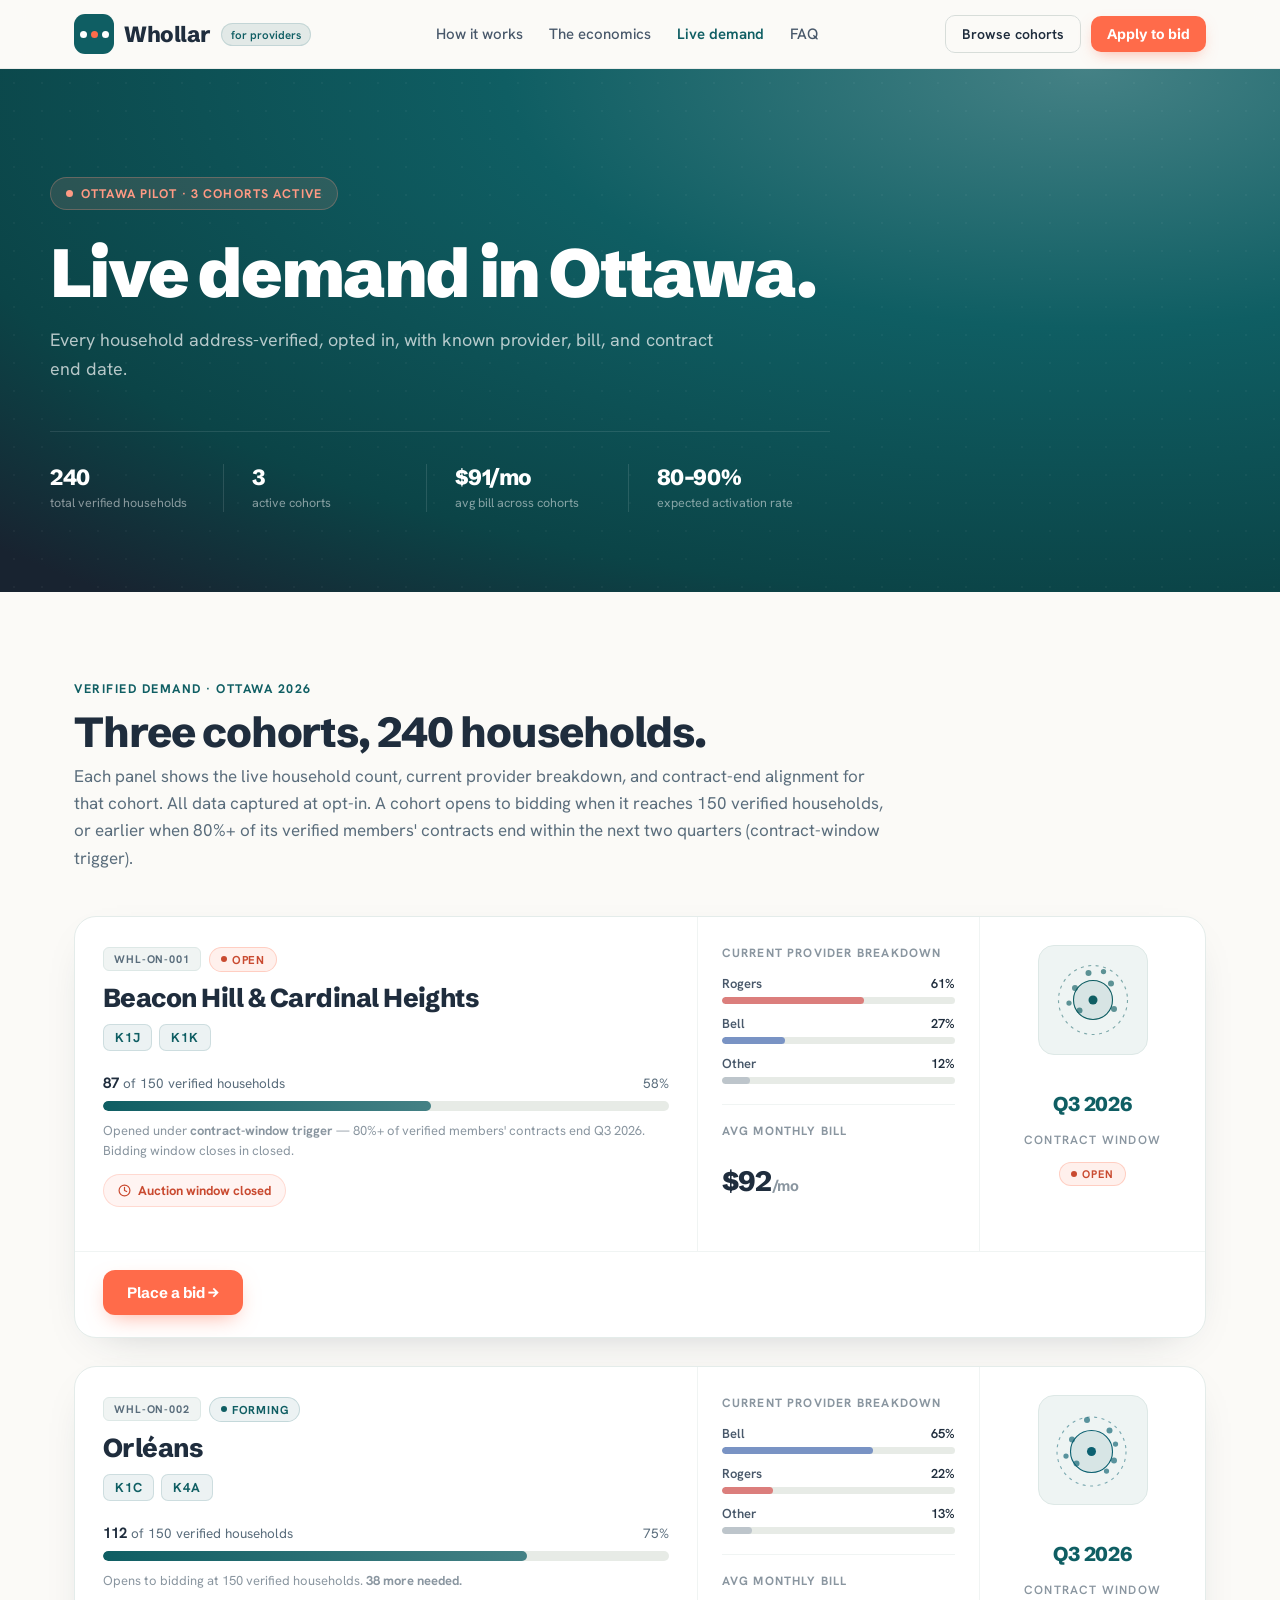
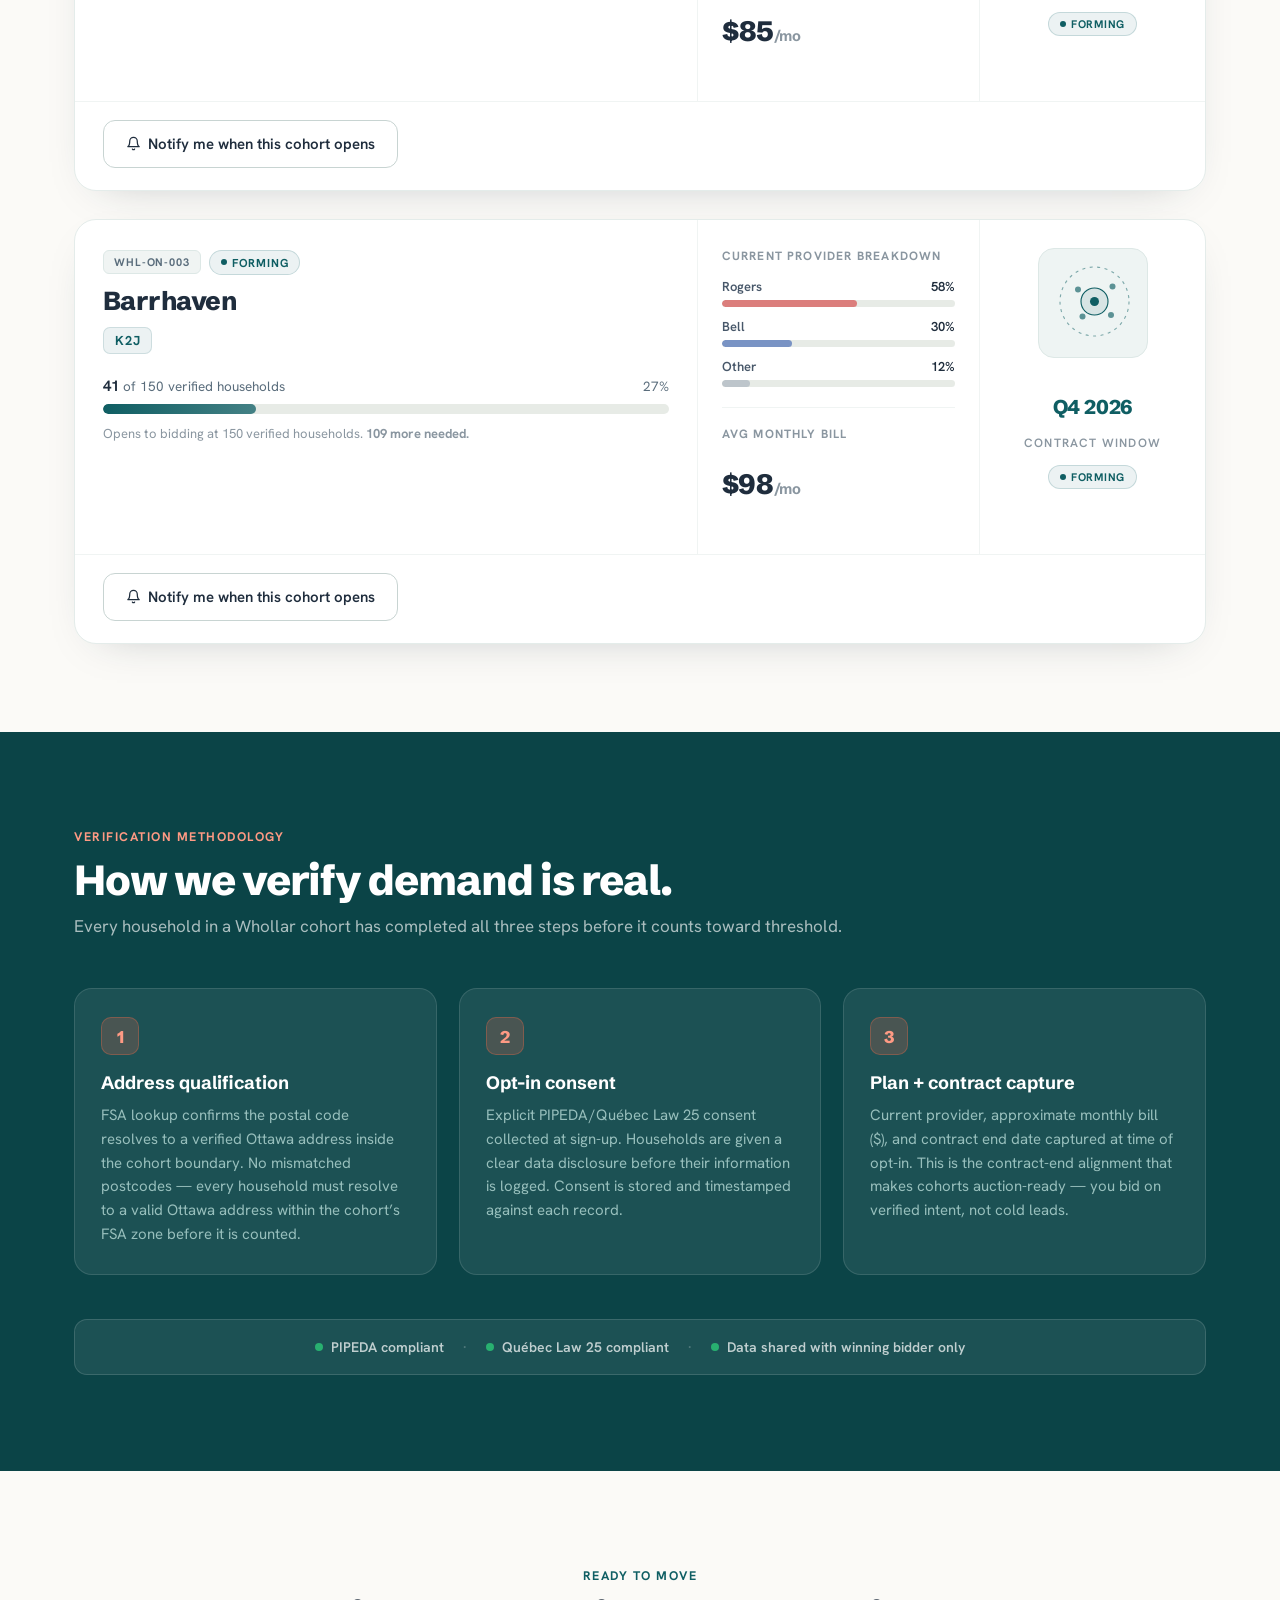
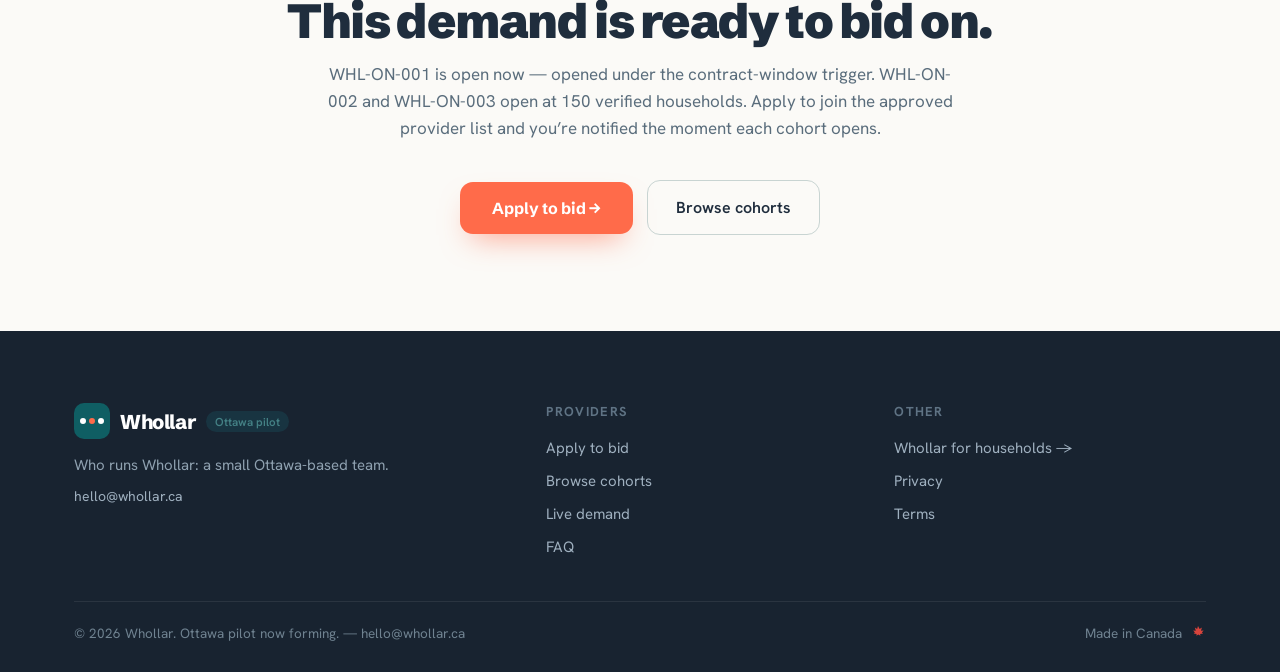
<file: demand.html>
<!DOCTYPE html>
<html lang="en">
<head>
  <meta charset="utf-8">
  <meta name="viewport" content="width=device-width, initial-scale=1">
  <title>Live demand — Whollar for providers</title>
  <meta name="description" content="Verified Ottawa household demand by cohort. Address-qualified, opted-in households with known provider, bill, and contract end date. Three cohorts active now.">
  <link rel="preconnect" href="https://fonts.googleapis.com">
  <link rel="preconnect" href="https://fonts.gstatic.com" crossorigin>
  <link href="https://fonts.googleapis.com/css2?family=Schibsted+Grotesk:wght@500;600;700;800;900&family=Hanken+Grotesk:wght@400;500;600;700&display=swap" rel="stylesheet">
  <style>
    /* ── RESET ──────────────────────────────────────────────────────────── */
    *, *::before, *::after { box-sizing: border-box; }
    html { scroll-behavior: smooth; }
    body { margin: 0; font-family: 'Hanken Grotesk', system-ui, sans-serif; font-size: 17px; color: #1f2d3d; background: #fbfaf7; -webkit-font-smoothing: antialiased; overflow-x: hidden; }
    ::selection { background: #ff6b4a; color: #fff; }
    img, svg { display: block; }

    /* ── TOKENS ─────────────────────────────────────────────────────────── */
    :root {
      --c:    #ff6b4a;
      --ch:   #d65a3e;
      --cs:   #ff9a84;
      --t:    #0f5e63;
      --td:   #0b4447;
      --tb:   #448185;
      --nv:   #1f2d3d;
      --nvd:  #182330;
      --mist: #e7efef;
      --green:#28b070;
      --cream:#fbfaf7;
    }

    /* ── LAYOUT ─────────────────────────────────────────────────────────── */
    .wrap { max-width: 1180px; margin: 0 auto; padding-left: 24px; padding-right: 24px; }

    /* ── HEADER ─────────────────────────────────────────────────────────── */
    .site-header {
      position: sticky; top: 0; z-index: 50;
      backdrop-filter: saturate(140%) blur(12px); -webkit-backdrop-filter: saturate(140%) blur(12px);
      background: rgba(251,250,247,0.88);
      border-bottom: 1px solid rgba(31,45,61,0.07);
    }
    .header-inner {
      max-width: 1180px; margin: 0 auto; padding: 14px 24px;
      display: flex; align-items: center; justify-content: space-between; gap: 16px;
    }
    .brand { display: flex; align-items: center; gap: 10px; text-decoration: none; color: inherit; flex-shrink: 0; }
    .brand-mark { width: 40px; height: 40px; border-radius: 11px; background: #0f5e63; display: flex; align-items: center; justify-content: center; gap: 4px; flex-shrink: 0; }
    .dot { width: 7px; height: 7px; border-radius: 50%; display: block; }
    .dot--w { background: #fff; }
    .dot--c { background: #ff6b4a; }
    .brand-word { font-family: 'Schibsted Grotesk', sans-serif; font-weight: 800; font-size: 22px; letter-spacing: -0.02em; color: #1f2d3d; }
    .brand-pill { font-size: 11.5px; font-weight: 600; color: #0f5e63; background: rgba(15,94,99,0.1); border: 1px solid rgba(15,94,99,0.15); padding: 3px 9px; border-radius: 999px; white-space: nowrap; }
    .main-nav { display: flex; align-items: center; gap: 26px; }
    .main-nav a { text-decoration: none; color: #48586a; font-weight: 500; font-size: 15px; transition: color .15s; white-space: nowrap; }
    .main-nav a:hover { color: #1f2d3d; }
    .main-nav a.active { color: var(--t); font-weight: 600; }
    .header-actions { display: flex; align-items: center; gap: 10px; flex-shrink: 0; }
    .btn-ghost { font-family: 'Hanken Grotesk', sans-serif; font-weight: 600; font-size: 14px; color: #1f2d3d; background: transparent; border: 1px solid #d7ddd9; border-radius: 10px; padding: 9px 16px; text-decoration: none; transition: border-color .15s; white-space: nowrap; }
    .btn-ghost:hover { border-color: #9fb0bf; }
    .btn-primary-sm { font-family: 'Schibsted Grotesk', sans-serif; font-weight: 700; font-size: 14px; color: #fff; background: var(--c); border-radius: 10px; padding: 9px 16px; text-decoration: none; box-shadow: 0 6px 16px -6px rgba(255,107,74,0.55); transition: background .15s; white-space: nowrap; }
    .btn-primary-sm:hover { background: var(--ch); }

    @media (max-width: 900px) { .main-nav { display: none !important; } }
    @media (max-width: 768px) { .header-actions { display: none !important; } #hamburger-btn { display: flex !important; } }
    @media (max-width: 400px) { .brand-pill { display: none; } }

    /* ── Hamburger ── */
    #hamburger-btn { display: none; align-items: center; justify-content: center; width: 40px; height: 40px; background: transparent; border: 1px solid rgba(31,45,61,0.14); border-radius: 10px; cursor: pointer; flex-direction: column; gap: 5px; padding: 8px; }
    #hamburger-btn span { display: block; width: 18px; height: 2px; background: #1f2d3d; border-radius: 2px; transition: transform .2s, opacity .2s; }
    #hamburger-btn[aria-expanded="true"] span:nth-child(1) { transform: translateY(7px) rotate(45deg); }
    #hamburger-btn[aria-expanded="true"] span:nth-child(2) { opacity: 0; }
    #hamburger-btn[aria-expanded="true"] span:nth-child(3) { transform: translateY(-7px) rotate(-45deg); }
    #mobile-menu { display: none; position: fixed; top: 69px; left: 0; right: 0; background: rgba(251,250,247,0.98); backdrop-filter: blur(12px); -webkit-backdrop-filter: blur(12px); border-bottom: 1px solid rgba(31,45,61,0.08); z-index: 49; padding: 14px 24px 20px; flex-direction: column; gap: 0; }
    #mobile-menu.open { display: flex; }
    #mobile-menu a { display: block; padding: 13px 0; border-bottom: 1px solid rgba(31,45,61,0.06); font-family: 'Hanken Grotesk',sans-serif; font-size: 16px; font-weight: 600; color: #1f2d3d; text-decoration: none; }
    #mobile-menu a:last-of-type { border-bottom: none; }
    .mob-actions { display: flex; gap: 10px; margin-top: 14px; }
    .mob-actions a { flex: 1; text-align: center; padding: 12px 0; border-radius: 10px; font-size: 14px; font-weight: 700; text-decoration: none; }
    .mob-a-browse { border: 1px solid #d7ddd9; color: #1f2d3d; background: transparent; }
    .mob-a-apply  { background: #ff6b4a; color: #fff; }

    /* ── SCROLL REVEAL ──────────────────────────────────────────────────── */
    body.reveal [data-reveal] { transform: translateY(22px); transition: transform .7s cubic-bezier(.22,.61,.36,1); }
    body.reveal [data-reveal].is-visible { transform: none; }
    [data-reveal-delay="1"] { transition-delay: .1s; }
    [data-reveal-delay="2"] { transition-delay: .2s; }
    [data-reveal-delay="3"] { transition-delay: .3s; }
    [data-reveal-delay="4"] { transition-delay: .4s; }
    [data-reveal-delay="5"] { transition-delay: .5s; }
    @media (prefers-reduced-motion: reduce) {
      html { scroll-behavior: auto; }
      body.reveal [data-reveal] { transform: none !important; transition: none !important; }
      .eyebrow-dot { animation: none !important; }
      .progress-fill { transition: none !important; }
    }

    /* ── HERO ───────────────────────────────────────────────────────────── */
    .hero {
      background: radial-gradient(120% 130% at 85% 0%, #448185 0%, #0f5e63 38%, #0b4447 78%, #182330 100%);
      color: #fff;
      padding: clamp(64px,10vw,108px) 24px clamp(52px,8vw,80px);
      position: relative; overflow: hidden;
    }
    .hero::after {
      content: ''; position: absolute; inset: 0;
      background-image: radial-gradient(rgba(255,255,255,0.035) 1px, transparent 1px);
      background-size: 28px 28px; pointer-events: none;
    }
    .hero-inner { max-width: 1180px; margin: 0 auto; position: relative; z-index: 1; }
    .eyebrow-pill {
      display: inline-flex; align-items: center; gap: 8px;
      font-family: 'Hanken Grotesk', sans-serif; font-weight: 700; font-size: 12.5px;
      letter-spacing: 0.09em; text-transform: uppercase; color: var(--cs);
      background: rgba(255,154,132,0.13); border: 1px solid rgba(255,154,132,0.28);
      padding: 7px 15px; border-radius: 999px; margin-bottom: 28px;
    }
    .eyebrow-dot { width: 7px; height: 7px; border-radius: 50%; background: var(--cs); animation: dotpulse 2.2s ease-in-out infinite; }
    @keyframes dotpulse { 0%,100% { opacity:1; transform:scale(1); } 50% { opacity:0.5; transform:scale(0.78); } }
    .hero-h1 {
      font-family: 'Schibsted Grotesk', sans-serif;
      font-weight: 900; font-size: clamp(38px,5.8vw,68px);
      letter-spacing: -0.03em; line-height: 1.03; color: #fff; max-width: 13em; margin: 0 0 18px;
    }
    .hero-sub {
      font-size: clamp(16px,1.4vw,19px); line-height: 1.6;
      color: rgba(255,255,255,0.7); max-width: 38em; margin: 0 0 48px;
    }
    .hero-stats {
      display: flex; flex-wrap: wrap; gap: 0;
      padding-top: 32px; border-top: 1px solid rgba(255,255,255,0.1); max-width: 780px;
    }
    .hstat { flex: 1; min-width: 140px; padding-right: 28px; }
    .hstat + .hstat { padding-left: 28px; border-left: 1px solid rgba(255,255,255,0.12); }
    .hstat-val { font-family: 'Schibsted Grotesk', sans-serif; font-weight: 800; font-size: clamp(17px,2vw,22px); color: #fff; letter-spacing: -0.02em; margin-bottom: 3px; }
    .hstat-label { font-size: 12.5px; color: rgba(255,255,255,0.5); line-height: 1.4; }
    @media (max-width: 560px) {
      .hero-stats { gap: 20px; }
      .hstat { min-width: 130px; border-left: none !important; padding: 0 !important; }
      .hstat + .hstat { border-top: 1px solid rgba(255,255,255,0.12); padding-top: 20px !important; }
    }

    /* ── COHORT PANELS SECTION ──────────────────────────────────────────── */
    .cohorts-section { background: var(--cream); padding: clamp(56px,8vw,88px) 24px; }
    .section-kicker {
      display: block; font-family: 'Hanken Grotesk', sans-serif; font-weight: 700; font-size: 12.5px;
      letter-spacing: 0.12em; text-transform: uppercase; margin-bottom: 12px;
    }
    .kicker--teal { color: var(--t); }
    .section-h2 {
      font-family: 'Schibsted Grotesk', sans-serif; font-weight: 800;
      font-size: clamp(26px,3.8vw,42px); letter-spacing: -0.025em; line-height: 1.1;
      margin: 0 0 8px; color: var(--nv);
    }
    .section-sub { font-size: 17px; color: #5a6d7c; line-height: 1.6; margin: 0 0 44px; max-width: 48em; }

    /* ── COHORT PANEL CARD ──────────────────────────────────────────────── */
    .cohort-panel {
      background: #fff; border: 1px solid #e4ecea; border-radius: 22px;
      overflow: hidden; margin-bottom: 28px;
      box-shadow: 0 14px 44px -28px rgba(31,45,61,0.35);
    }
    .cohort-panel:last-of-type { margin-bottom: 0; }

    /* 3-column grid inside each panel */
    .cohort-panel-inner {
      display: grid; grid-template-columns: 55fr 25fr 20fr;
    }
    @media (max-width: 900px) {
      .cohort-panel-inner { grid-template-columns: 1fr 1fr; }
      .cohort-col-main { grid-column: 1 / -1; }
      .cohort-col-mix { border-left: none; border-top: 1px solid #f0f4f3; }
      .cohort-col-map { border-left: 1px solid #f0f4f3; border-top: 1px solid #f0f4f3; }
    }
    @media (max-width: 560px) {
      .cohort-panel-inner { grid-template-columns: 1fr; }
      .cohort-col-map { border-left: none; border-top: 1px solid #f0f4f3; }
    }

    .cohort-col-main { padding: 30px 28px; }
    .cohort-col-mix { padding: 28px 24px; border-left: 1px solid #f0f4f3; }
    .cohort-col-map {
      padding: 28px 22px; border-left: 1px solid #f0f4f3;
      display: flex; flex-direction: column; align-items: center;
    }

    /* badges */
    .cohort-badges { display: flex; align-items: center; gap: 8px; margin-bottom: 12px; flex-wrap: wrap; }
    .badge-id { font-size: 11px; font-weight: 700; text-transform: uppercase; letter-spacing: 0.08em; color: #5a6d7c; background: #f0f4f3; border: 1px solid #dde8e6; padding: 4px 10px; border-radius: 6px; }
    .badge-status {
      font-size: 11.5px; font-weight: 700; text-transform: uppercase; letter-spacing: 0.07em;
      padding: 4px 11px; border-radius: 999px; display: inline-flex; align-items: center; gap: 5px;
    }
    .badge-status--open { background: rgba(255,107,74,0.1); color: #c94a30; border: 1px solid rgba(255,107,74,0.25); }
    .badge-status--forming { background: rgba(15,94,99,0.08); color: #0f5e63; border: 1px solid rgba(15,94,99,0.18); }
    .badge-dot { width: 6px; height: 6px; border-radius: 50%; display: inline-block; }
    .badge-dot--open { background: #c94a30; }
    .badge-dot--forming { background: #0f5e63; }

    /* name + FSA pills */
    .cohort-panel-name {
      font-family: 'Schibsted Grotesk', sans-serif; font-weight: 800;
      font-size: clamp(20px,2.4vw,26px); letter-spacing: -0.02em; line-height: 1.1;
      color: var(--nv); margin: 0 0 12px;
    }
    .fsa-row { display: flex; gap: 7px; flex-wrap: wrap; margin-bottom: 22px; }
    .fsa-pill { font-size: 13px; font-weight: 700; letter-spacing: 0.06em; color: var(--t); background: rgba(15,94,99,0.08); padding: 4px 11px; border-radius: 7px; border: 1px solid rgba(15,94,99,0.14); }

    /* progress bar */
    .progress-label-row {
      display: flex; justify-content: space-between; align-items: baseline;
      font-size: 13.5px; color: #5a6d7c; margin-bottom: 8px;
    }
    .progress-label-row strong { color: var(--nv); font-weight: 700; font-size: 15px; }
    .progress-track { height: 10px; background: #e7ebe6; border-radius: 999px; overflow: hidden; margin-bottom: 10px; }
    .progress-fill { height: 100%; border-radius: 999px; background: linear-gradient(90deg, var(--t), var(--tb)); width: 0; transition: width 1s cubic-bezier(.34,1.56,.64,1); }
    .progress-threshold-note { font-size: 13px; color: #8a96a0; line-height: 1.5; margin: 0; }

    /* countdown */
    .countdown-badge {
      display: inline-flex; align-items: center; gap: 7px;
      font-size: 13px; font-weight: 700; color: #c94a30;
      background: rgba(255,107,74,0.07); border: 1px solid rgba(255,107,74,0.2);
      padding: 7px 14px; border-radius: 999px; margin-top: 14px;
    }

    /* panel footer */
    .cohort-panel-footer {
      padding: 18px 28px 22px; border-top: 1px solid #f0f4f3;
      display: flex; align-items: flex-start; flex-wrap: wrap; gap: 12px;
    }
    .btn-bid-panel {
      display: inline-flex; align-items: center; gap: 7px;
      font-family: 'Schibsted Grotesk', sans-serif; font-weight: 700; font-size: 15px;
      padding: 13px 24px; border-radius: 12px; background: var(--c); color: #fff;
      text-decoration: none; box-shadow: 0 8px 22px -8px rgba(255,107,74,0.6);
      transition: background .15s, transform .15s;
    }
    .btn-bid-panel:hover { background: var(--ch); transform: translateY(-1px); }
    .btn-notify {
      display: inline-flex; align-items: center; gap: 7px;
      font-family: 'Hanken Grotesk', sans-serif; font-weight: 600; font-size: 15px;
      padding: 13px 22px; border-radius: 12px; background: transparent; color: var(--nv);
      border: 1.5px solid #c8d4d2; cursor: pointer; transition: border-color .15s, background .15s;
    }
    .btn-notify:hover { border-color: var(--t); background: rgba(15,94,99,0.04); }

    /* inline notify form */
    .notify-form-wrap { display: none; width: 100%; }
    .notify-form-wrap.is-open { display: block; animation: fadeSlide .28s ease both; }
    @keyframes fadeSlide { from { opacity:0; transform:translateY(6px); } to { opacity:1; transform:none; } }
    .notify-form { display: flex; flex-wrap: wrap; gap: 10px; align-items: flex-end; margin-top: 4px; }
    .notify-field { display: flex; flex-direction: column; gap: 5px; }
    .notify-label { font-size: 12.5px; font-weight: 600; color: #48586a; }
    .notify-input {
      background: #fff; border: 1.5px solid #d7ddd9; border-radius: 10px;
      padding: 10px 14px; font-family: 'Hanken Grotesk', sans-serif; font-size: 14.5px;
      color: var(--nv); outline: none; width: 190px;
      transition: border-color .15s, box-shadow .15s;
    }
    .notify-input:focus { border-color: var(--t); box-shadow: 0 0 0 3px rgba(15,94,99,0.1); }
    .btn-notify-submit {
      font-family: 'Schibsted Grotesk', sans-serif; font-weight: 700; font-size: 14px;
      padding: 10px 20px; border-radius: 10px; background: var(--t); color: #fff;
      border: none; cursor: pointer; white-space: nowrap; transition: background .15s;
    }
    .btn-notify-submit:hover { background: var(--td); }
    .notify-success { display: none; align-items: center; gap: 9px; font-size: 14px; font-weight: 600; color: var(--green); margin-top: 10px; }
    .notify-success.is-visible { display: flex; }

    /* ── PROVIDER MIX (middle col) ──────────────────────────────────────── */
    .mix-title { font-size: 12px; font-weight: 700; text-transform: uppercase; letter-spacing: 0.1em; color: #8a96a0; margin: 0 0 14px; }
    .mix-bar-group { display: flex; flex-direction: column; gap: 11px; }
    .mix-bar-label-row { display: flex; justify-content: space-between; font-size: 13px; font-weight: 600; color: #48586a; margin-bottom: 5px; }
    .mix-bar-pct { color: var(--nv); }
    .mix-track { height: 7px; background: #e7ebe6; border-radius: 999px; overflow: hidden; }
    .mix-fill { height: 100%; border-radius: 999px; }
    .mix-fill--rogers { background: rgba(209,27,27,0.52); }
    .mix-fill--bell   { background: rgba(0,51,160,0.48); }
    .mix-fill--other  { background: #bdc5cb; }

    .avg-bill-block { margin-top: 20px; padding-top: 18px; border-top: 1px solid #f0f4f3; }
    .avg-bill-label { font-size: 12px; font-weight: 700; text-transform: uppercase; letter-spacing: 0.1em; color: #8a96a0; margin: 0 0 4px; }
    .avg-bill-val { font-family: 'Schibsted Grotesk', sans-serif; font-weight: 800; font-size: 28px; letter-spacing: -0.02em; color: var(--nv); line-height: 1; }
    .avg-bill-unit { font-size: 0.52em; font-weight: 700; color: #8a96a0; }

    /* ── MAP COL (right) ────────────────────────────────────────────────── */
    .map-svg-wrap {
      width: 110px; height: 110px; background: #eef4f3; border-radius: 16px;
      overflow: hidden; display: flex; align-items: center; justify-content: center;
      margin-bottom: 16px; border: 1px solid #dde8e6; flex-shrink: 0;
    }
    .contract-window { font-family: 'Schibsted Grotesk', sans-serif; font-weight: 800; font-size: 20px; letter-spacing: -0.01em; color: var(--t); text-align: center; margin-bottom: 4px; }
    .contract-label { font-size: 12px; font-weight: 600; text-transform: uppercase; letter-spacing: 0.1em; color: #8a96a0; text-align: center; margin-bottom: 14px; }

    /* ── METHODOLOGY SECTION ────────────────────────────────────────────── */
    .methodology-section { background: var(--td); color: #dfeeec; padding: clamp(64px,8vw,96px) 24px; }
    .kicker--soft { color: var(--cs); }
    .method-h2 {
      font-family: 'Schibsted Grotesk', sans-serif; font-weight: 800;
      font-size: clamp(26px,3.8vw,42px); letter-spacing: -0.025em; line-height: 1.1;
      color: #fff; margin: 0 0 10px;
    }
    .method-sub { font-size: 17px; color: rgba(255,255,255,0.65); line-height: 1.6; max-width: 46em; margin: 0 0 48px; }
    .method-cols { display: grid; grid-template-columns: repeat(3,1fr); gap: 22px; }
    @media (max-width: 768px) { .method-cols { grid-template-columns: 1fr; gap: 16px; } }
    .method-card { background: rgba(255,255,255,0.07); border: 1px solid rgba(255,255,255,0.12); border-radius: 18px; padding: 28px 26px; transition: background .2s; }
    .method-card:hover { background: rgba(255,255,255,0.1); }
    .method-step-num {
      width: 38px; height: 38px; border-radius: 10px;
      background: rgba(255,107,74,0.2); border: 1px solid rgba(255,107,74,0.3);
      color: var(--cs); font-family: 'Schibsted Grotesk', sans-serif; font-weight: 800; font-size: 17px;
      display: flex; align-items: center; justify-content: center; margin-bottom: 16px;
    }
    .method-title { font-family: 'Schibsted Grotesk', sans-serif; font-weight: 700; font-size: 18px; color: #fff; margin: 0 0 10px; }
    .method-body { font-size: 15px; line-height: 1.58; color: rgba(169,206,203,0.88); margin: 0; }

    .compliance-bar {
      margin-top: 44px; padding: 16px 24px;
      background: rgba(255,255,255,0.07); border: 1px solid rgba(255,255,255,0.14);
      border-radius: 13px; display: flex; align-items: center; justify-content: center;
      gap: 18px; flex-wrap: wrap;
    }
    .compliance-item { display: flex; align-items: center; gap: 8px; font-size: 14px; font-weight: 600; color: rgba(255,255,255,0.72); }
    .compliance-dot { width: 8px; height: 8px; border-radius: 50%; background: var(--green); flex-shrink: 0; }
    .compliance-sep { color: rgba(255,255,255,0.22); }

    /* ── FINAL CTA ──────────────────────────────────────────────────────── */
    .final-cta-section { background: var(--cream); padding: clamp(64px,8vw,96px) 24px; text-align: center; }
    .final-cta-h2 {
      font-family: 'Schibsted Grotesk', sans-serif; font-weight: 900;
      font-size: clamp(28px,4vw,48px); letter-spacing: -0.03em; line-height: 1.05;
      color: var(--nv); margin: 0 0 14px;
    }
    .final-cta-sub { font-size: 17px; color: #5a6d7c; line-height: 1.6; max-width: 38em; margin: 0 auto 38px; }
    .final-cta-btns { display: flex; align-items: center; justify-content: center; gap: 14px; flex-wrap: wrap; }
    .btn-cta-primary {
      display: inline-flex; align-items: center; gap: 7px;
      font-family: 'Schibsted Grotesk', sans-serif; font-weight: 700; font-size: 16px;
      padding: 16px 32px; border-radius: 13px; background: var(--c); color: #fff;
      text-decoration: none; box-shadow: 0 14px 30px -12px rgba(255,107,74,0.65);
      transition: background .15s, transform .15s;
    }
    .btn-cta-primary:hover { background: var(--ch); transform: translateY(-1px); }
    .btn-cta-ghost {
      display: inline-flex; align-items: center; gap: 7px;
      font-family: 'Hanken Grotesk', sans-serif; font-weight: 600; font-size: 16px;
      padding: 16px 28px; border-radius: 13px; background: transparent; color: var(--nv);
      border: 1.5px solid #c8d4d2; text-decoration: none; transition: border-color .15s, background .15s;
    }
    .btn-cta-ghost:hover { border-color: var(--t); background: rgba(15,94,99,0.04); }

    /* ── FOOTER ─────────────────────────────────────────────────────────── */
    .foot-grid { display: grid; grid-template-columns: 1.4fr 1fr 1fr; gap: 36px; }
    @media (max-width: 768px) { .foot-grid { grid-template-columns: 1fr 1fr; } }
    @media (max-width: 480px) { .foot-grid { grid-template-columns: 1fr; } }
    .foot-links { list-style: none; margin: 0; padding: 0; display: flex; flex-direction: column; gap: 11px; }
    .foot-links a { color: #9fb0bf; text-decoration: none; font-size: 15px; transition: color .15s; }
    .foot-links a:hover { color: #fff; }
  </style>
</head>
<body>

<!-- ══════════════════════════ HEADER ══════════════════════════════════ -->
<header class="site-header">
  <div class="header-inner">
    <a href="index.html" class="brand" aria-label="Whollar">
      <span class="brand-mark" aria-hidden="true">
        <span class="dot dot--w"></span>
        <span class="dot dot--c"></span>
        <span class="dot dot--w"></span>
      </span>
      <span class="brand-word">Whollar</span>
      <span class="brand-pill">for providers</span>
    </a>
    <nav class="main-nav" aria-label="Provider navigation">
      <a href="index.html#how">How it works</a>
      <a href="index.html#economics">The economics</a>
      <a href="demand.html" class="active" aria-current="page">Live demand</a>
      <a href="index.html#faq">FAQ</a>
    </nav>
    <div class="header-actions">
      <a href="dashboard.html" class="btn-ghost">Browse cohorts</a>
      <a href="register.html" class="btn-primary-sm">Apply to bid</a>
    </div>
    <button id="hamburger-btn" aria-label="Open navigation" aria-expanded="false" aria-controls="mobile-menu">
      <span></span><span></span><span></span>
    </button>
  </div>
</header>
<nav id="mobile-menu" aria-label="Site navigation">
  <a href="index.html#how">How it works</a>
  <a href="index.html#economics">The economics</a>
  <a href="demand.html" aria-current="page">Live demand</a>
  <a href="index.html#faq">FAQ</a>
  <div class="mob-actions">
    <a href="dashboard.html" class="mob-a-browse">Browse cohorts</a>
    <a href="register.html" class="mob-a-apply">Apply to bid</a>
  </div>
</nav>

<main>

<!-- ══════════════════════════ HERO ════════════════════════════════════ -->
<section class="hero" aria-label="Live Ottawa demand">
  <div class="hero-inner">

    <div class="eyebrow-pill" data-reveal>
      <span class="eyebrow-dot" aria-hidden="true"></span>
      Ottawa pilot &middot; 3 cohorts active
    </div>

    <h1 class="hero-h1" data-reveal>Live demand in Ottawa.</h1>

    <p class="hero-sub" data-reveal>Every household address-verified, opted in, with known provider, bill, and contract end date.</p>

    <div class="hero-stats" data-reveal>
      <div class="hstat">
        <div class="hstat-val">240</div>
        <div class="hstat-label">total verified households</div>
      </div>
      <div class="hstat">
        <div class="hstat-val">3</div>
        <div class="hstat-label">active cohorts</div>
      </div>
      <div class="hstat">
        <div class="hstat-val">$91/mo</div>
        <div class="hstat-label">avg bill across cohorts</div>
      </div>
      <div class="hstat">
        <div class="hstat-val">80&ndash;90%</div>
        <div class="hstat-label">expected activation rate</div>
      </div>
    </div>

  </div>
</section>

<!-- ══════════════════════════ COHORT PANELS ═══════════════════════════ -->
<section class="cohorts-section" aria-label="Active Ottawa cohorts">
  <div class="wrap">
    <span class="section-kicker kicker--teal" data-reveal>Verified demand · Ottawa 2026</span>
    <h2 class="section-h2" data-reveal>Three cohorts, 240 households.</h2>
    <p class="section-sub" data-reveal>Each panel shows the live household count, current provider breakdown, and contract-end alignment for that cohort. All data captured at opt-in. A cohort opens to bidding when it reaches 150 verified households, or earlier when 80%+ of its verified members' contracts end within the next two quarters (contract-window trigger).</p>

    <!-- ── WHL-ON-001 · Beacon Hill / Cardinal Heights ── -->
    <article class="cohort-panel" data-reveal>
      <div class="cohort-panel-inner">

        <!-- LEFT: main info -->
        <div class="cohort-col-main">
          <div class="cohort-badges">
            <span class="badge-id">WHL-ON-001</span>
            <span class="badge-status badge-status--open">
              <span class="badge-dot badge-dot--open" aria-hidden="true"></span>Open
            </span>
          </div>
          <h2 class="cohort-panel-name">Beacon Hill &amp; Cardinal Heights</h2>
          <div class="fsa-row" aria-label="FSA codes">
            <span class="fsa-pill">K1J</span>
            <span class="fsa-pill">K1K</span>
          </div>
          <div class="progress-label-row">
            <span><strong id="prog-count-001">87</strong> of 150 verified households</span>
            <span>58%</span>
          </div>
          <div class="progress-track" role="progressbar" aria-valuenow="58" aria-valuemin="0" aria-valuemax="100" aria-label="Cohort progress">
            <div class="progress-fill" id="pf-001" data-target="58"></div>
          </div>
          <p class="progress-threshold-note">Opened under <strong>contract-window trigger</strong> — 80%+ of verified members' contracts end Q3&nbsp;2026. Bidding window closes in <span id="countdown-note" style="font-variant-numeric:tabular-nums;">5 days</span>.</p>
          <div class="countdown-badge" aria-live="polite">
            <svg width="13" height="13" viewBox="0 0 24 24" fill="none" stroke="currentColor" stroke-width="2.2" stroke-linecap="round" stroke-linejoin="round" aria-hidden="true"><circle cx="12" cy="12" r="10"/><path d="M12 6v6l4 2"/></svg>
            <span id="countdown-text">Closes in 5 days</span>
          </div>
        </div>

        <!-- MIDDLE: provider mix -->
        <div class="cohort-col-mix">
          <p class="mix-title">Current provider breakdown</p>
          <div class="mix-bar-group">
            <div>
              <div class="mix-bar-label-row"><span>Rogers</span><span class="mix-bar-pct">61%</span></div>
              <div class="mix-track"><div class="mix-fill mix-fill--rogers" style="width:61%;"></div></div>
            </div>
            <div>
              <div class="mix-bar-label-row"><span>Bell</span><span class="mix-bar-pct">27%</span></div>
              <div class="mix-track"><div class="mix-fill mix-fill--bell" style="width:27%;"></div></div>
            </div>
            <div>
              <div class="mix-bar-label-row"><span>Other</span><span class="mix-bar-pct">12%</span></div>
              <div class="mix-track"><div class="mix-fill mix-fill--other" style="width:12%;"></div></div>
            </div>
          </div>
          <div class="avg-bill-block">
            <p class="avg-bill-label">Avg monthly bill</p>
            <p class="avg-bill-val">$92<span class="avg-bill-unit">/mo</span></p>
          </div>
        </div>

        <!-- RIGHT: dot map + contract window -->
        <div class="cohort-col-map">
          <div class="map-svg-wrap" aria-hidden="true">
            <svg width="90" height="90" viewBox="0 0 120 120" fill="none">
              <circle cx="60" cy="60" r="46" stroke="#0f5e63" stroke-width="1.5" stroke-dasharray="4 6" opacity="0.5"/>
              <circle cx="60" cy="60" r="26" fill="rgba(15,94,99,0.1)" stroke="#0f5e63" stroke-width="1.5"/>
              <circle cx="60" cy="60" r="6" fill="#0f5e63"/>
              <g fill="#0f5e63" opacity="0.65">
                <circle cx="36" cy="44" r="4"/>
                <circle cx="42" cy="74" r="4"/>
                <circle cx="84" cy="38" r="4"/>
                <circle cx="88" cy="72" r="4"/>
                <circle cx="54" cy="24" r="4"/>
                <circle cx="74" cy="22" r="3.5"/>
                <circle cx="28" cy="64" r="3.5"/>
              </g>
            </svg>
          </div>
          <p class="contract-window">Q3 2026</p>
          <p class="contract-label">Contract window</p>
          <span class="badge-status badge-status--open" style="font-size:11px;">
            <span class="badge-dot badge-dot--open" aria-hidden="true"></span>Open
          </span>
        </div>
      </div>

      <div class="cohort-panel-footer">
        <a href="dashboard.html" class="btn-bid-panel">Place a bid &rarr;</a>
      </div>
    </article>

    <!-- ── WHL-ON-002 · Orléans ── -->
    <article class="cohort-panel" data-reveal data-reveal-delay="1">
      <div class="cohort-panel-inner">

        <div class="cohort-col-main">
          <div class="cohort-badges">
            <span class="badge-id">WHL-ON-002</span>
            <span class="badge-status badge-status--forming">
              <span class="badge-dot badge-dot--forming" aria-hidden="true"></span>Forming
            </span>
          </div>
          <h2 class="cohort-panel-name">Orl&eacute;ans</h2>
          <div class="fsa-row">
            <span class="fsa-pill">K1C</span>
            <span class="fsa-pill">K4A</span>
          </div>
          <div class="progress-label-row">
            <span><strong>112</strong> of 150 verified households</span>
            <span>75%</span>
          </div>
          <div class="progress-track" role="progressbar" aria-valuenow="75" aria-valuemin="0" aria-valuemax="100" aria-label="Cohort progress">
            <div class="progress-fill" id="pf-002" data-target="75"></div>
          </div>
          <p class="progress-threshold-note">Opens to bidding at 150 verified households. <strong>38 more needed.</strong></p>
        </div>

        <div class="cohort-col-mix">
          <p class="mix-title">Current provider breakdown</p>
          <div class="mix-bar-group">
            <div>
              <div class="mix-bar-label-row"><span>Bell</span><span class="mix-bar-pct">65%</span></div>
              <div class="mix-track"><div class="mix-fill mix-fill--bell" style="width:65%;"></div></div>
            </div>
            <div>
              <div class="mix-bar-label-row"><span>Rogers</span><span class="mix-bar-pct">22%</span></div>
              <div class="mix-track"><div class="mix-fill mix-fill--rogers" style="width:22%;"></div></div>
            </div>
            <div>
              <div class="mix-bar-label-row"><span>Other</span><span class="mix-bar-pct">13%</span></div>
              <div class="mix-track"><div class="mix-fill mix-fill--other" style="width:13%;"></div></div>
            </div>
          </div>
          <div class="avg-bill-block">
            <p class="avg-bill-label">Avg monthly bill</p>
            <p class="avg-bill-val">$85<span class="avg-bill-unit">/mo</span></p>
          </div>
        </div>

        <div class="cohort-col-map">
          <div class="map-svg-wrap" aria-hidden="true">
            <svg width="90" height="90" viewBox="0 0 120 120" fill="none">
              <circle cx="58" cy="62" r="46" stroke="#0b6070" stroke-width="1.5" stroke-dasharray="4 6" opacity="0.5"/>
              <circle cx="58" cy="62" r="28" fill="rgba(11,96,112,0.1)" stroke="#0b6070" stroke-width="1.5"/>
              <circle cx="58" cy="62" r="6" fill="#0b6070"/>
              <g fill="#0b6070" opacity="0.65">
                <circle cx="32" cy="46" r="4"/>
                <circle cx="38" cy="78" r="4"/>
                <circle cx="82" cy="34" r="4"/>
                <circle cx="88" cy="74" r="4"/>
                <circle cx="52" cy="20" r="4"/>
                <circle cx="78" cy="88" r="3.5"/>
                <circle cx="24" cy="68" r="3.5"/>
                <circle cx="90" cy="52" r="3.5"/>
              </g>
            </svg>
          </div>
          <p class="contract-window">Q3 2026</p>
          <p class="contract-label">Contract window</p>
          <span class="badge-status badge-status--forming" style="font-size:11px;">
            <span class="badge-dot badge-dot--forming" aria-hidden="true"></span>Forming
          </span>
        </div>
      </div>

      <div class="cohort-panel-footer">
        <button class="btn-notify" type="button" id="notify-btn-002" aria-expanded="false" aria-controls="notify-form-002">
          <svg width="15" height="15" viewBox="0 0 24 24" fill="none" stroke="currentColor" stroke-width="2" stroke-linecap="round" stroke-linejoin="round" aria-hidden="true"><path d="M18 8A6 6 0 0 0 6 8c0 7-3 9-3 9h18s-3-2-3-9M13.73 21a2 2 0 0 1-3.46 0"/></svg>
          Notify me when this cohort opens
        </button>
        <div class="notify-form-wrap" id="notify-form-002">
          <form class="notify-form" novalidate aria-label="Notification sign-up for WHL-ON-002">
            <div class="notify-field">
              <label class="notify-label" for="nf-002-email">Work email</label>
              <input class="notify-input" id="nf-002-email" type="email" placeholder="you@company.com" autocomplete="email">
            </div>
            <div class="notify-field">
              <label class="notify-label" for="nf-002-co">Company name</label>
              <input class="notify-input" id="nf-002-co" type="text" placeholder="Your ISP" autocomplete="organization">
            </div>
            <button class="btn-notify-submit" type="submit">Notify me</button>
          </form>
          <div class="notify-success" id="notify-success-002" role="status">
            <svg width="18" height="18" viewBox="0 0 24 24" fill="none" stroke="currentColor" stroke-width="2.4" stroke-linecap="round" stroke-linejoin="round" aria-hidden="true"><path d="M5 13l4 4L19 7"/></svg>
            You&rsquo;re on the list &mdash; we&rsquo;ll notify you when WHL-ON-002 opens for bidding.
          </div>
        </div>
      </div>
    </article>

    <!-- ── WHL-ON-003 · Barrhaven ── -->
    <article class="cohort-panel" data-reveal data-reveal-delay="2">
      <div class="cohort-panel-inner">

        <div class="cohort-col-main">
          <div class="cohort-badges">
            <span class="badge-id">WHL-ON-003</span>
            <span class="badge-status badge-status--forming">
              <span class="badge-dot badge-dot--forming" aria-hidden="true"></span>Forming
            </span>
          </div>
          <h2 class="cohort-panel-name">Barrhaven</h2>
          <div class="fsa-row">
            <span class="fsa-pill">K2J</span>
          </div>
          <div class="progress-label-row">
            <span><strong>41</strong> of 150 verified households</span>
            <span>27%</span>
          </div>
          <div class="progress-track" role="progressbar" aria-valuenow="27" aria-valuemin="0" aria-valuemax="100" aria-label="Cohort progress">
            <div class="progress-fill" id="pf-003" data-target="27"></div>
          </div>
          <p class="progress-threshold-note">Opens to bidding at 150 verified households. <strong>109 more needed.</strong></p>
        </div>

        <div class="cohort-col-mix">
          <p class="mix-title">Current provider breakdown</p>
          <div class="mix-bar-group">
            <div>
              <div class="mix-bar-label-row"><span>Rogers</span><span class="mix-bar-pct">58%</span></div>
              <div class="mix-track"><div class="mix-fill mix-fill--rogers" style="width:58%;"></div></div>
            </div>
            <div>
              <div class="mix-bar-label-row"><span>Bell</span><span class="mix-bar-pct">30%</span></div>
              <div class="mix-track"><div class="mix-fill mix-fill--bell" style="width:30%;"></div></div>
            </div>
            <div>
              <div class="mix-bar-label-row"><span>Other</span><span class="mix-bar-pct">12%</span></div>
              <div class="mix-track"><div class="mix-fill mix-fill--other" style="width:12%;"></div></div>
            </div>
          </div>
          <div class="avg-bill-block">
            <p class="avg-bill-label">Avg monthly bill</p>
            <p class="avg-bill-val">$98<span class="avg-bill-unit">/mo</span></p>
          </div>
        </div>

        <div class="cohort-col-map">
          <div class="map-svg-wrap" aria-hidden="true">
            <svg width="90" height="90" viewBox="0 0 120 120" fill="none">
              <circle cx="62" cy="58" r="46" stroke="#0f5e63" stroke-width="1.5" stroke-dasharray="4 6" opacity="0.5"/>
              <circle cx="62" cy="58" r="18" fill="rgba(15,94,99,0.1)" stroke="#0f5e63" stroke-width="1.5"/>
              <circle cx="62" cy="58" r="6" fill="#0f5e63"/>
              <g fill="#0f5e63" opacity="0.65">
                <circle cx="40" cy="42" r="4"/>
                <circle cx="86" cy="38" r="4"/>
                <circle cx="46" cy="78" r="4"/>
                <circle cx="84" cy="76" r="4"/>
              </g>
            </svg>
          </div>
          <p class="contract-window">Q4 2026</p>
          <p class="contract-label">Contract window</p>
          <span class="badge-status badge-status--forming" style="font-size:11px;">
            <span class="badge-dot badge-dot--forming" aria-hidden="true"></span>Forming
          </span>
        </div>
      </div>

      <div class="cohort-panel-footer">
        <button class="btn-notify" type="button" id="notify-btn-003" aria-expanded="false" aria-controls="notify-form-003">
          <svg width="15" height="15" viewBox="0 0 24 24" fill="none" stroke="currentColor" stroke-width="2" stroke-linecap="round" stroke-linejoin="round" aria-hidden="true"><path d="M18 8A6 6 0 0 0 6 8c0 7-3 9-3 9h18s-3-2-3-9M13.73 21a2 2 0 0 1-3.46 0"/></svg>
          Notify me when this cohort opens
        </button>
        <div class="notify-form-wrap" id="notify-form-003">
          <form class="notify-form" novalidate aria-label="Notification sign-up for WHL-ON-003">
            <div class="notify-field">
              <label class="notify-label" for="nf-003-email">Work email</label>
              <input class="notify-input" id="nf-003-email" type="email" placeholder="you@company.com" autocomplete="email">
            </div>
            <div class="notify-field">
              <label class="notify-label" for="nf-003-co">Company name</label>
              <input class="notify-input" id="nf-003-co" type="text" placeholder="Your ISP" autocomplete="organization">
            </div>
            <button class="btn-notify-submit" type="submit">Notify me</button>
          </form>
          <div class="notify-success" id="notify-success-003" role="status">
            <svg width="18" height="18" viewBox="0 0 24 24" fill="none" stroke="currentColor" stroke-width="2.4" stroke-linecap="round" stroke-linejoin="round" aria-hidden="true"><path d="M5 13l4 4L19 7"/></svg>
            You&rsquo;re on the list &mdash; we&rsquo;ll notify you when WHL-ON-003 opens for bidding.
          </div>
        </div>
      </div>
    </article>

  </div>
</section>


<!-- ══════════════════════════ VERIFICATION METHODOLOGY ════════════════ -->
<section class="methodology-section" aria-labelledby="method-h2">
  <div class="wrap">
    <span class="section-kicker kicker--soft" data-reveal>Verification methodology</span>
    <h2 class="method-h2" id="method-h2" data-reveal>How we verify demand is real.</h2>
    <p class="method-sub" data-reveal>Every household in a Whollar cohort has completed all three steps before it counts toward threshold.</p>

    <div class="method-cols">
      <div class="method-card" data-reveal data-reveal-delay="1">
        <div class="method-step-num" aria-hidden="true">1</div>
        <h3 class="method-title">Address qualification</h3>
        <p class="method-body">FSA lookup confirms the postal code resolves to a verified Ottawa address inside the cohort boundary. No mismatched postcodes — every household must resolve to a valid Ottawa address within the cohort&rsquo;s FSA zone before it is counted.</p>
      </div>
      <div class="method-card" data-reveal data-reveal-delay="2">
        <div class="method-step-num" aria-hidden="true">2</div>
        <h3 class="method-title">Opt-in consent</h3>
        <p class="method-body">Explicit PIPEDA&hairsp;/&hairsp;Qu&eacute;bec Law&nbsp;25 consent collected at sign-up. Households are given a clear data disclosure before their information is logged. Consent is stored and timestamped against each record.</p>
      </div>
      <div class="method-card" data-reveal data-reveal-delay="3">
        <div class="method-step-num" aria-hidden="true">3</div>
        <h3 class="method-title">Plan + contract capture</h3>
        <p class="method-body">Current provider, approximate monthly bill ($), and contract end date captured at time of opt-in. This is the contract-end alignment that makes cohorts auction-ready &mdash; you bid on verified intent, not cold leads.</p>
      </div>
    </div>

    <div class="compliance-bar" data-reveal>
      <span class="compliance-item"><span class="compliance-dot" aria-hidden="true"></span>PIPEDA compliant</span>
      <span class="compliance-sep" aria-hidden="true">&middot;</span>
      <span class="compliance-item"><span class="compliance-dot" aria-hidden="true"></span>Qu&eacute;bec Law&nbsp;25 compliant</span>
      <span class="compliance-sep" aria-hidden="true">&middot;</span>
      <span class="compliance-item"><span class="compliance-dot" aria-hidden="true"></span>Data shared with winning bidder only</span>
    </div>
  </div>
</section>


<!-- ══════════════════════════ FINAL CTA ═══════════════════════════════ -->
<section class="final-cta-section" aria-label="Call to action">
  <div class="wrap">
    <span class="section-kicker kicker--teal" style="display:block;text-align:center;" data-reveal>Ready to move</span>
    <h2 class="final-cta-h2" data-reveal>This demand is ready to bid on.</h2>
    <p class="final-cta-sub" data-reveal>WHL-ON-001 is open now — opened under the contract-window trigger. WHL-ON-002 and WHL-ON-003 open at 150 verified households. Apply to join the approved provider list and you&rsquo;re notified the moment each cohort opens.</p>
    <div class="final-cta-btns" data-reveal>
      <a href="register.html" class="btn-cta-primary">Apply to bid &rarr;</a>
      <a href="dashboard.html" class="btn-cta-ghost">Browse cohorts</a>
    </div>
  </div>
</section>

</main>


<!-- ══════════════════════════ FOOTER ══════════════════════════════════ -->
<footer style="background:#182330;color:#9fb0bf;">
  <div style="max-width:1180px;margin:0 auto;padding:clamp(48px,6vw,72px) 24px 30px;">
    <div class="foot-grid">

      <!-- Brand col -->
      <div>
        <div style="display:flex;align-items:center;gap:10px;margin-bottom:14px;">
          <span style="width:36px;height:36px;border-radius:10px;background:#0f5e63;display:flex;align-items:center;justify-content:center;gap:3px;" aria-hidden="true">
            <span style="width:6px;height:6px;border-radius:50%;background:#fff;display:block;"></span>
            <span style="width:6px;height:6px;border-radius:50%;background:#ff6b4a;display:block;"></span>
            <span style="width:6px;height:6px;border-radius:50%;background:#fff;display:block;"></span>
          </span>
          <span style="font-family:'Schibsted Grotesk',sans-serif;font-weight:800;font-size:20px;color:#fff;letter-spacing:-0.02em;">Whollar</span>
          <span style="font-size:11.5px;font-weight:600;color:#448185;background:rgba(25,146,154,0.16);padding:3px 9px;border-radius:999px;">Ottawa pilot</span>
        </div>
        <p style="font-size:15px;color:#8fa1b0;line-height:1.6;max-width:24rem;margin:0 0 10px;">Who runs Whollar: a small Ottawa-based team.</p>
        <p style="font-size:14px;color:#6f8290;margin:0;"><a href="mailto:hello@whollar.ca" style="color:#9fb0bf;text-decoration:none;">hello@whollar.ca</a></p>
      </div>

      <!-- Providers col -->
      <div>
        <h4 style="font-size:13px;text-transform:uppercase;letter-spacing:0.1em;color:#5f7384;margin:0 0 16px;">Providers</h4>
        <ul class="foot-links">
          <li><a href="register.html">Apply to bid</a></li>
          <li><a href="dashboard.html">Browse cohorts</a></li>
          <li><a href="demand.html" aria-current="page">Live demand</a></li>
          <li><a href="index.html#faq">FAQ</a></li>
        </ul>
      </div>

      <!-- Other col -->
      <div>
        <h4 style="font-size:13px;text-transform:uppercase;letter-spacing:0.1em;color:#5f7384;margin:0 0 16px;">Other</h4>
        <ul class="foot-links">
          <li><a href="https://whollar.ca" target="_blank" rel="noopener">Whollar for households &rarr;</a></li>
          <li><a href="#" title="Coming soon">Privacy</a></li>
          <li><a href="#" title="Coming soon">Terms</a></li>
        </ul>
      </div>

    </div>
    <div style="margin-top:44px;padding-top:22px;border-top:1px solid rgba(255,255,255,0.08);display:flex;flex-wrap:wrap;gap:14px;align-items:center;justify-content:space-between;">
      <span style="font-size:13.5px;color:#6f8290;">&#169; 2026 Whollar. Ottawa pilot now forming. &mdash; <a href="mailto:hello@whollar.ca" style="color:#6f8290;text-decoration:none;">hello@whollar.ca</a></span>
      <span style="display:inline-flex;align-items:center;gap:8px;font-size:13.5px;color:#6f8290;">Made in Canada <svg width="16" height="16" viewBox="0 0 512 512" fill="#d8443c" aria-hidden="true"><path d="M256 32l-28 92-72-44 28 104-84-12 56 64-40 36 96 16-8 56 64-44 64 44-8-56 96-16-40-36 56-64-84 12 28-104-72 44z"/></svg></span>
    </div>
  </div>
</footer>


<script src="script.js"></script>
<script>
(function () {
  'use strict';

  /* ── 1. Progress bar animation ──────────────────────────────────────── */
  document.addEventListener('DOMContentLoaded', function () {
    var fills = document.querySelectorAll('.progress-fill[data-target]');
    setTimeout(function () {
      fills.forEach(function (fill) {
        fill.style.width = fill.getAttribute('data-target') + '%';
      });
    }, 50);
  });

  /* ── 2. WHL-ON-001 countdown ────────────────────────────────────────── */
  var deadlineMs = new Date((window.WHOLLAR_COHORTS && window.WHOLLAR_COHORTS[0].deadline) || '2026-07-11T23:59:59-04:00').getTime();
  function updateCountdown() {
    var diff = deadlineMs - Date.now();
    var closed = diff <= 0;
    var days  = closed ? 0 : Math.floor(diff / 86400000);
    var hours = closed ? 0 : Math.floor((diff % 86400000) / 3600000);
    var txt   = closed ? 'Auction window closed' : (days + 'd ' + hours + 'h');
    var el1 = document.getElementById('countdown-text');
    var el2 = document.getElementById('countdown-note');
    if (el1) el1.textContent = closed ? 'Auction window closed' : ('Closes in ' + txt);
    if (el2) el2.textContent = closed ? 'closed' : txt;
  }
  updateCountdown();
  setInterval(updateCountdown, 30000);

  /* ── 3. Notify-me inline forms ──────────────────────────────────────── */
  function setupNotify(btnId, formWrapId, successId) {
    var btn      = document.getElementById(btnId);
    var formWrap = document.getElementById(formWrapId);
    var form     = formWrap ? formWrap.querySelector('form') : null;
    var success  = document.getElementById(successId);

    if (!btn || !formWrap || !form || !success) return;

    btn.addEventListener('click', function () {
      var isOpen = formWrap.classList.contains('is-open');
      if (isOpen) {
        formWrap.classList.remove('is-open');
        btn.setAttribute('aria-expanded', 'false');
      } else {
        formWrap.classList.add('is-open');
        btn.setAttribute('aria-expanded', 'true');
        var firstInput = formWrap.querySelector('input');
        if (firstInput) setTimeout(function () { firstInput.focus(); }, 50);
      }
    });

    form.addEventListener('submit', function (e) {
      e.preventDefault();
      var emailInput = form.querySelector('input[type="email"]');
      var coInput    = form.querySelector('input[type="text"]');
      if (!emailInput || !emailInput.value || !emailInput.value.includes('@')) {
        emailInput.style.borderColor = 'var(--c)';
        emailInput.focus();
        return;
      }
      form.style.display = 'none';
      success.classList.add('is-visible');
      btn.style.display = 'none';
    });

    /* reset border on input */
    form.querySelectorAll('input').forEach(function (inp) {
      inp.addEventListener('input', function () { inp.style.borderColor = ''; });
    });
  }

  setupNotify('notify-btn-002', 'notify-form-002', 'notify-success-002');
  setupNotify('notify-btn-003', 'notify-form-003', 'notify-success-003');

  /* ── Mobile nav ── */
  var ham = document.getElementById('hamburger-btn');
  var mob = document.getElementById('mobile-menu');
  if (ham && mob) {
    ham.addEventListener('click', function () {
      var open = mob.classList.contains('open');
      mob.classList.toggle('open');
      ham.setAttribute('aria-expanded', String(!open));
    });
    mob.querySelectorAll('a').forEach(function (a) {
      a.addEventListener('click', function () { mob.classList.remove('open'); ham.setAttribute('aria-expanded', 'false'); });
    });
  }

})();
</script>
</body>
</html>
</file>
